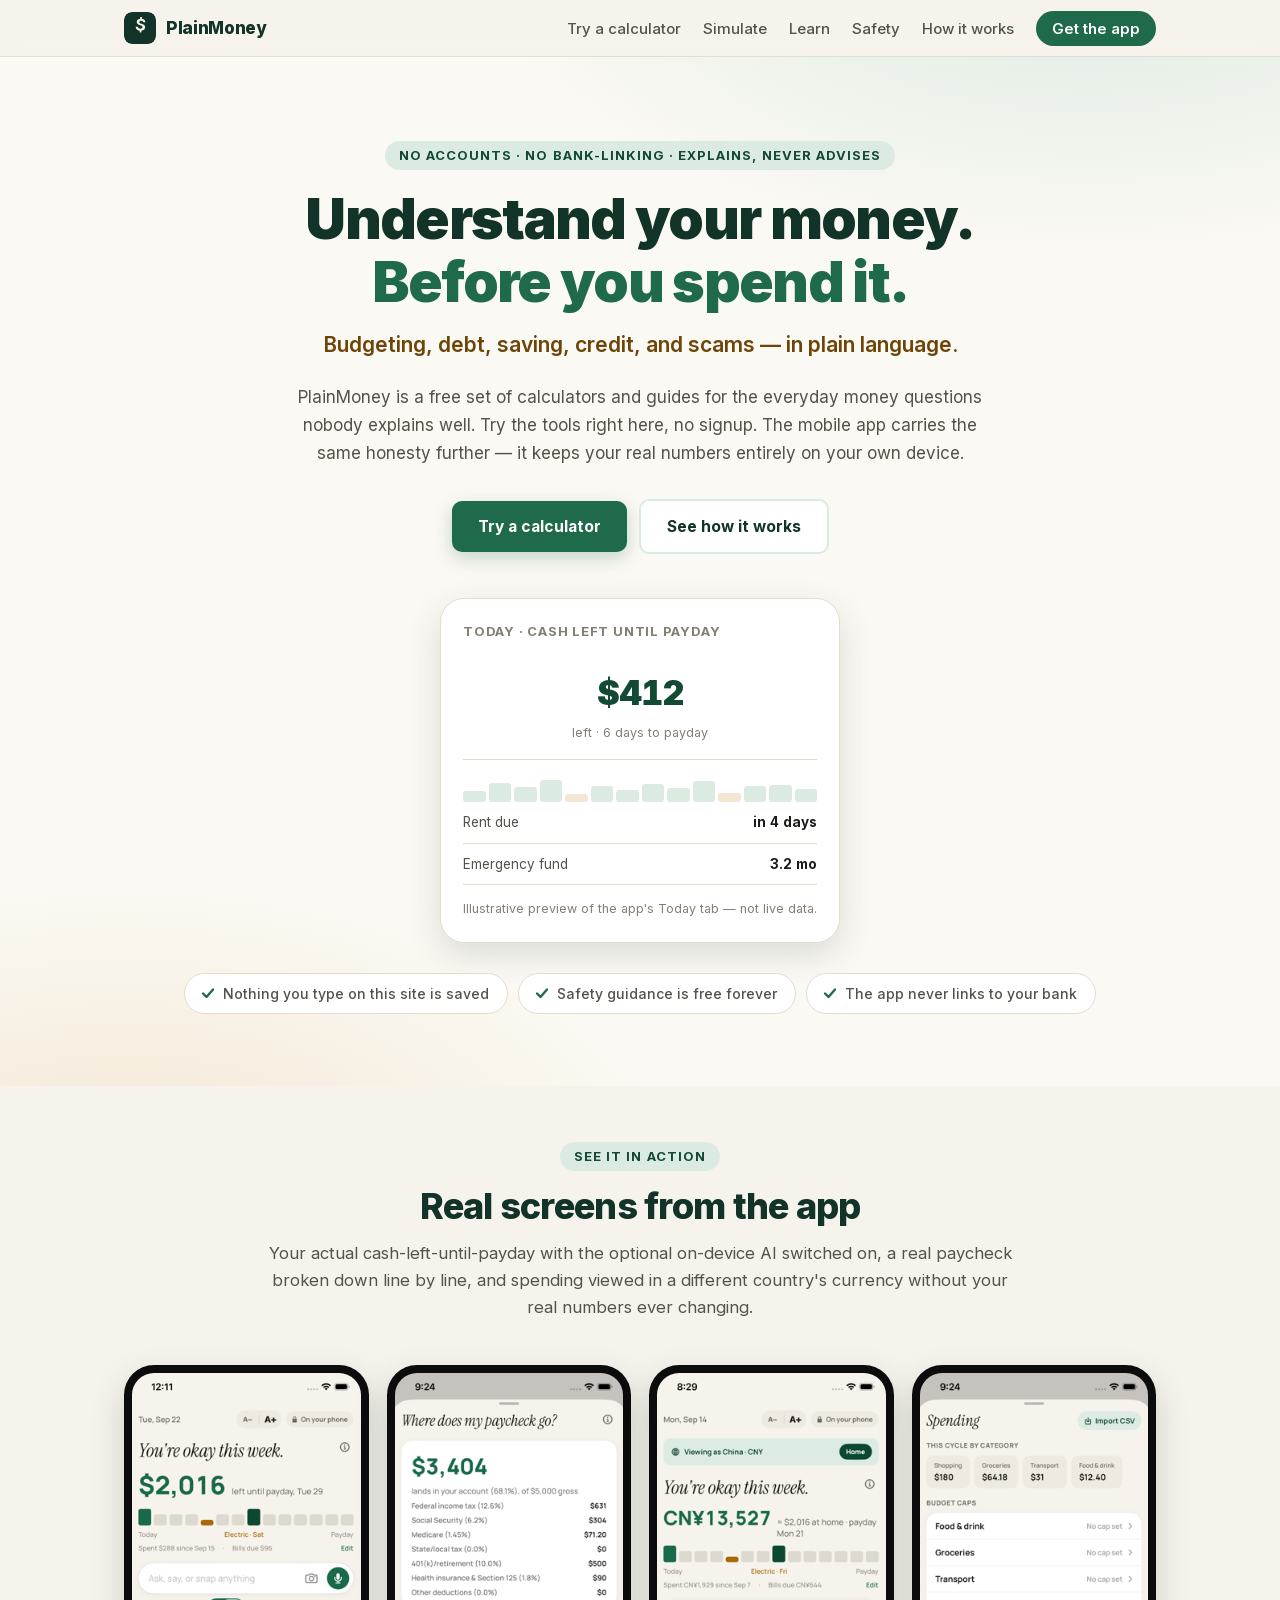
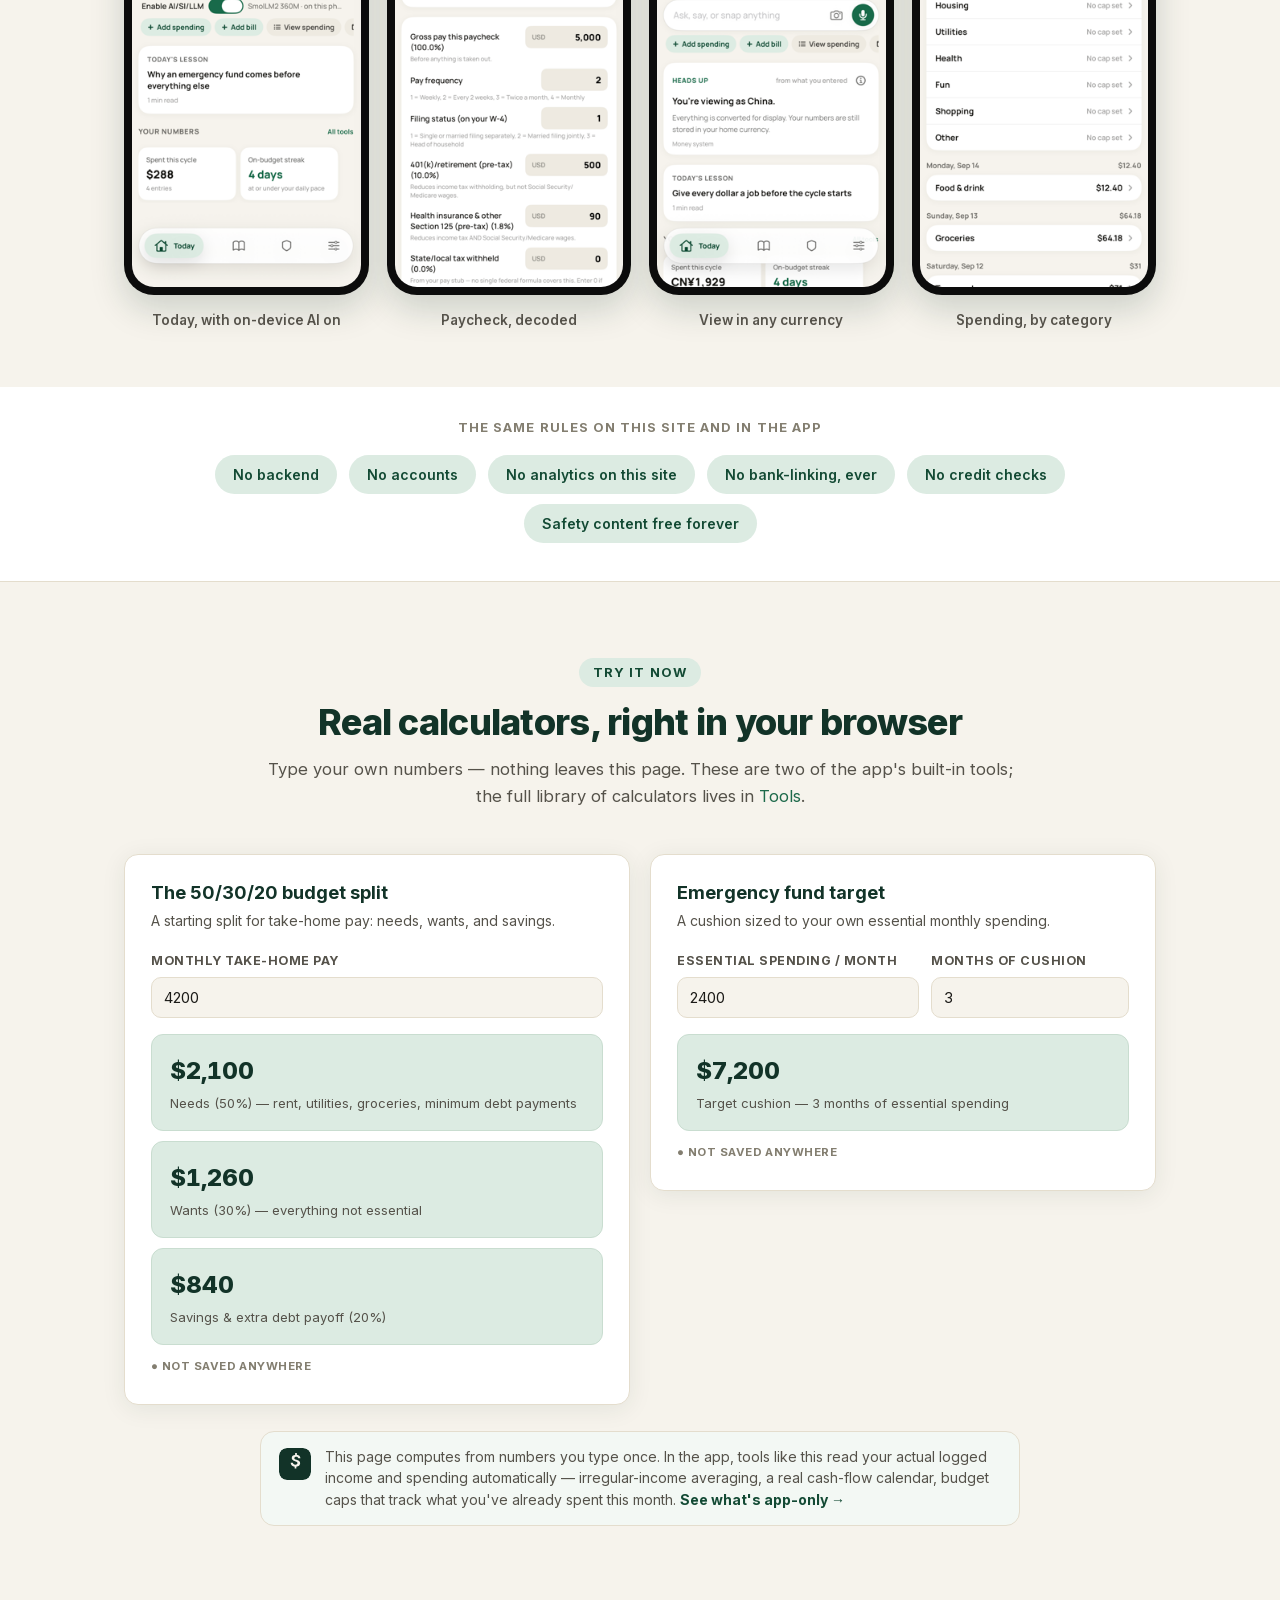
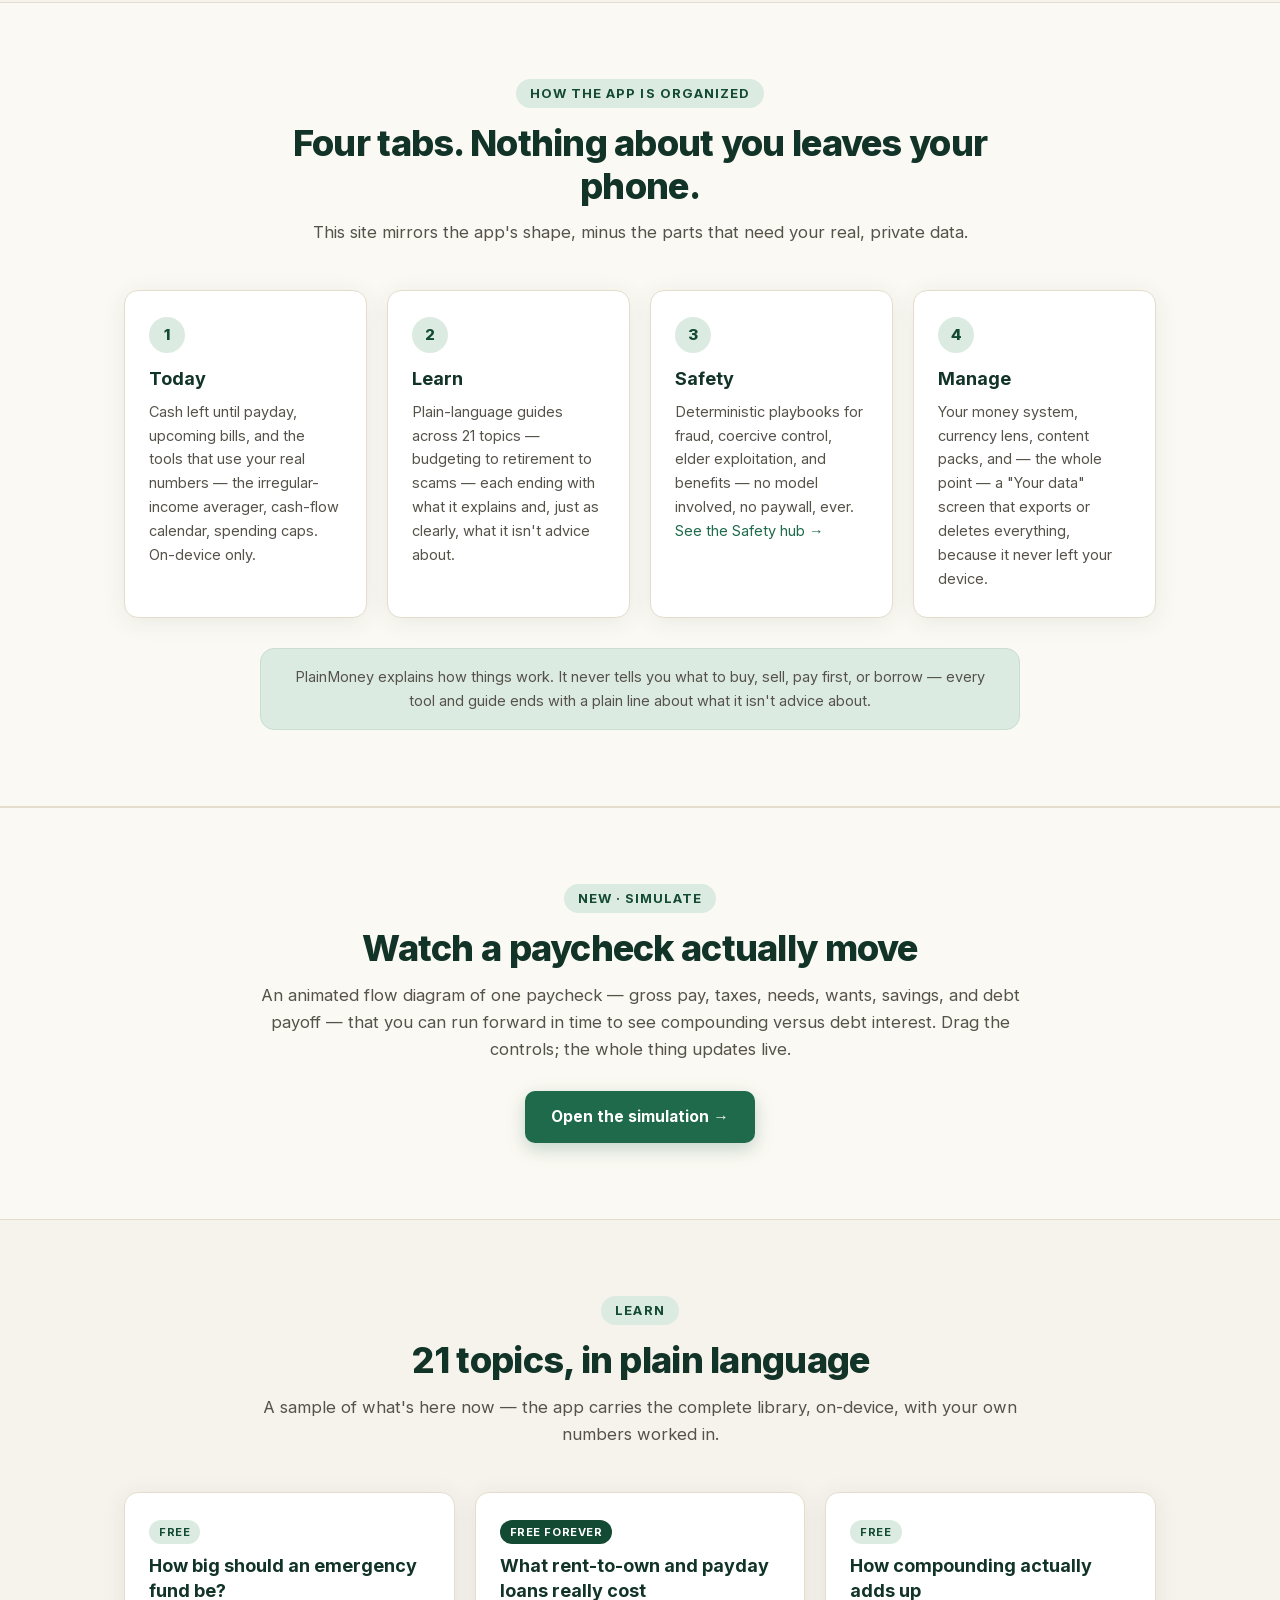
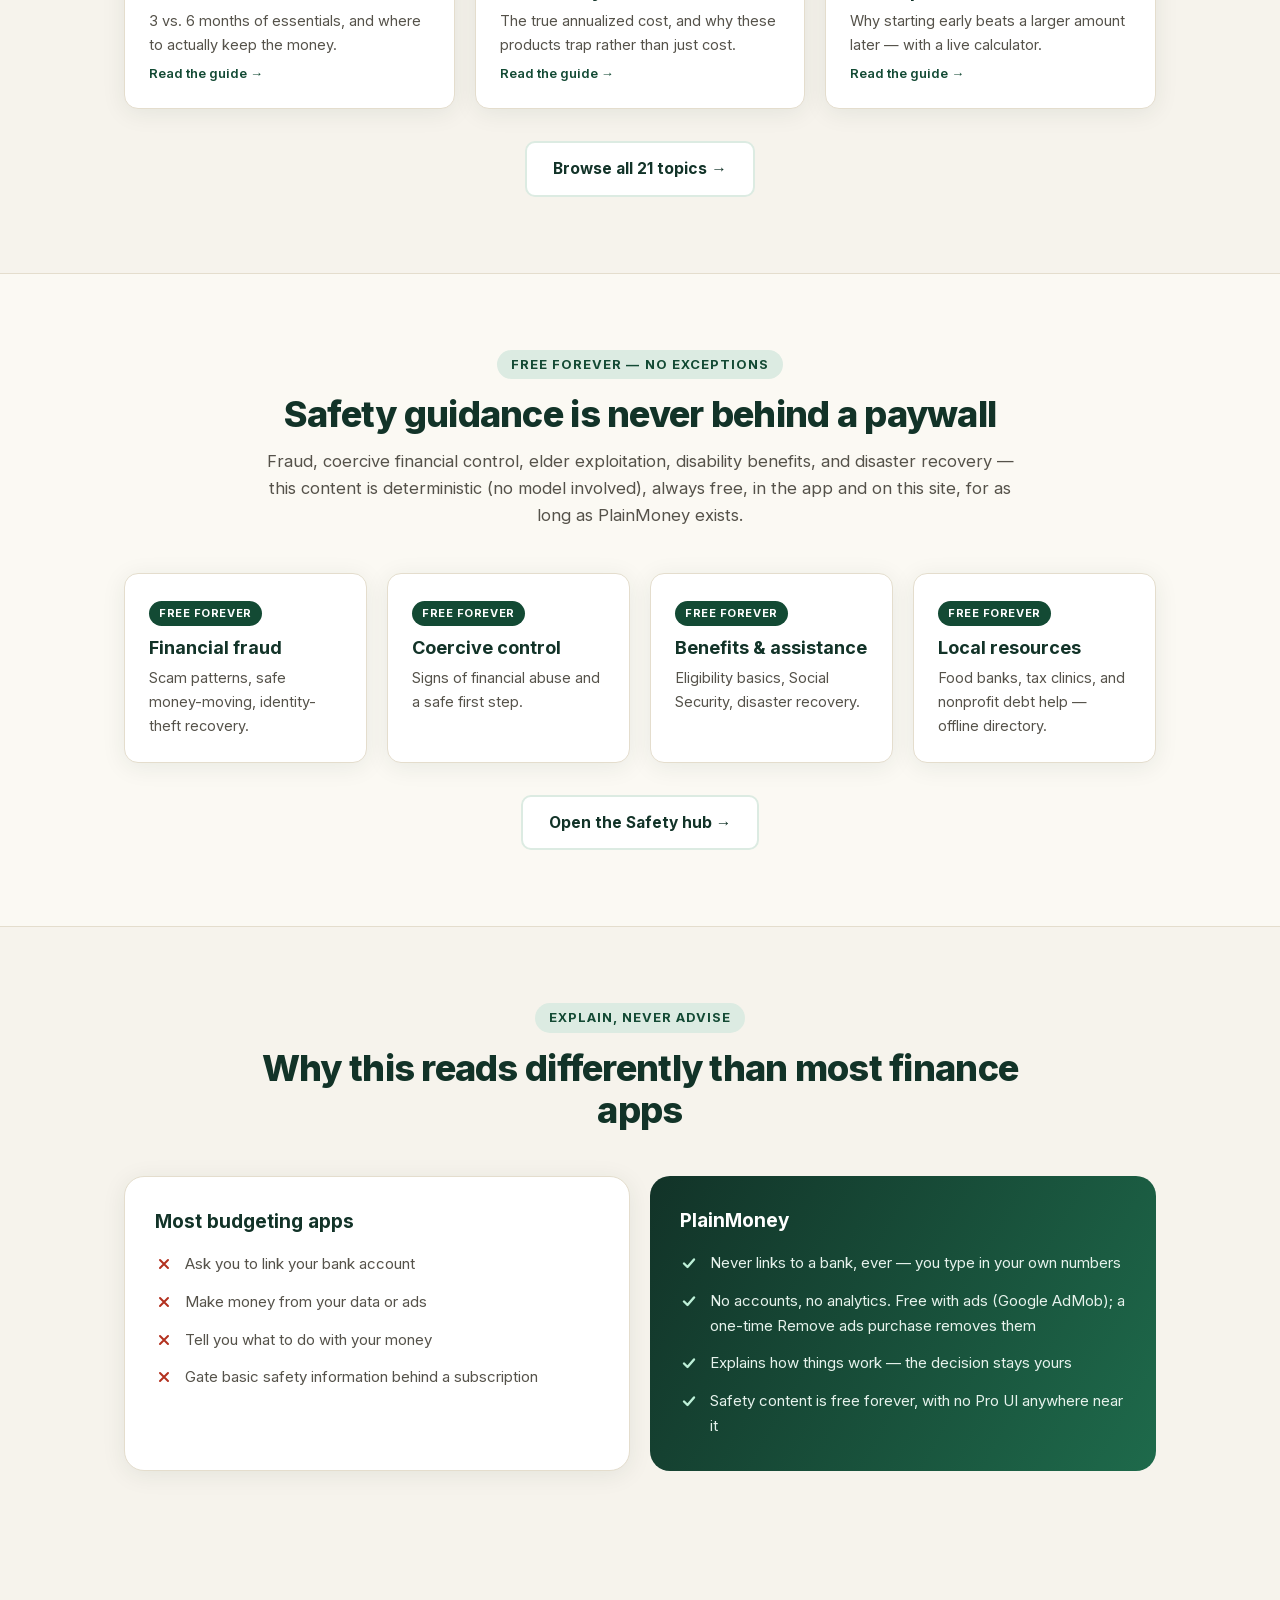
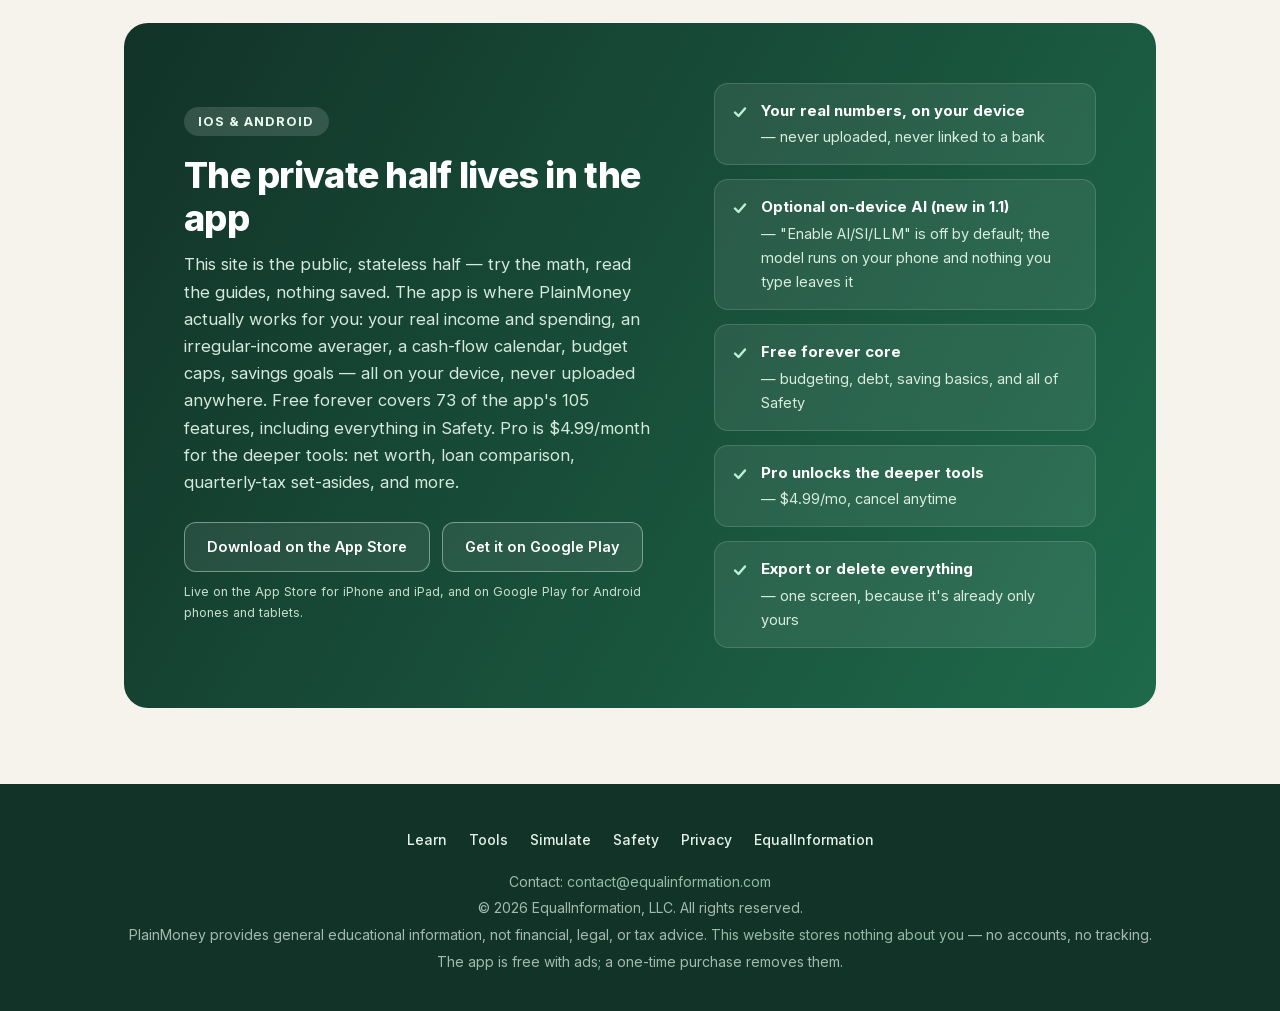
<file: index.html>
<!DOCTYPE html>
<html lang="en">
<head>
<meta charset="UTF-8">
<meta name="viewport" content="width=device-width, initial-scale=1.0">
<title>PlainMoney — Plain-language money help, free forever where it matters</title>
<meta name="description" content="Understand budgeting, debt, saving, credit, and scams in plain language — free calculators and guides, no signup. The full private, on-device app keeps your real numbers off the internet entirely.">
<link rel="canonical" href="https://equalinformation.com/plain-money-personal-finance-site/">
<link rel="icon" type="image/svg+xml" href="assets/img/favicon.svg">
<meta name="theme-color" content="#123328">
<meta property="og:title" content="PlainMoney — Plain-language money help, free forever where it matters">
<meta property="og:description" content="Free calculators and plain-language guides on budgeting, debt, saving, and scams. The app keeps your real numbers private, on your device, forever.">
<meta property="og:type" content="website">
<meta property="og:site_name" content="PlainMoney">
<link rel="stylesheet" href="assets/fonts/inter.css">
<link rel="stylesheet" href="assets/css/style.css">
</head>
<body>

<a class="skip" href="#main">Skip to content</a>

<nav aria-label="Main">
  <div class="nav-inner">
    <a href="./" class="nav-logo">
      <img src="assets/img/favicon.svg" alt="" width="32" height="32">
      <span>PlainMoney</span>
    </a>
    <ul class="nav-links" id="nav-links">
      <li><a href="#tools">Try a calculator</a></li>
      <li><a href="simulate/">Simulate</a></li>
      <li><a href="learn/">Learn</a></li>
      <li><a href="safety/">Safety</a></li>
      <li><a href="#how">How it works</a></li>
      <li><a href="#apps" class="nav-cta">Get the app</a></li>
    </ul>
    <button class="mobile-menu-btn" onclick="document.getElementById('nav-links').classList.toggle('show')" aria-label="Menu">&#9776;</button>
  </div>
</nav>

<main id="main">

<!-- ============ HERO ============ -->
<header class="hero">
  <div class="wrap">
    <p class="kicker">No accounts &middot; No bank-linking &middot; Explains, never advises</p>
    <h1>Understand your money.<br><span class="accent">Before you spend it.</span></h1>
    <p class="tagline">Budgeting, debt, saving, credit, and scams — in plain language.</p>
    <p class="lede">
      PlainMoney is a free set of calculators and guides for the everyday money questions
      nobody explains well. Try the tools right here, no signup. The mobile app carries the
      same honesty further — it keeps your real numbers entirely on your own device.
    </p>
    <div class="cta-row">
      <a class="btn btn-primary" href="#tools">Try a calculator</a>
      <a class="btn btn-ghost" href="#how">See how it works</a>
    </div>

    <div class="phone" aria-hidden="true">
      <div class="phone-top">
        <span class="phone-title">Today &middot; cash left until payday</span>
      </div>
      <div class="phone-hero">
        <div class="amt">$412</div>
        <div class="cap">left &middot; 6 days to payday</div>
      </div>
      <div class="phone-bar">
        <span style="height:40%"></span><span style="height:70%"></span><span style="height:55%"></span>
        <span style="height:80%"></span><span style="height:30%" class="low"></span><span style="height:60%"></span>
        <span style="height:45%"></span><span style="height:65%"></span><span style="height:50%"></span>
        <span style="height:75%"></span><span style="height:35%" class="low"></span><span style="height:58%"></span>
        <span style="height:62%"></span><span style="height:48%"></span>
      </div>
      <div class="phone-row"><span class="tag">Rent due</span><span class="val">in 4 days</span></div>
      <div class="phone-row"><span class="tag">Emergency fund</span><span class="val">3.2 mo</span></div>
      <div class="phone-note">Illustrative preview of the app's Today tab — not live data.</div>
    </div>

    <ul class="hero-points">
      <li>Nothing you type on this site is saved</li>
      <li>Safety guidance is free forever</li>
      <li>The app never links to your bank</li>
    </ul>
  </div>
</header>

<!-- ============ SCREENSHOTS ============ -->
<section class="section" style="padding-top:56px;padding-bottom:56px">
  <div class="wrap">
    <div class="section-head">
      <p class="kicker">See it in action</p>
      <h2>Real screens from the app</h2>
      <p class="section-lede">
        Your actual cash-left-until-payday with the optional on-device AI switched on, a real
        paycheck broken down line by line, and spending viewed in a different country's
        currency without your real numbers ever changing.
      </p>
    </div>
    <ul class="screens-grid">
      <li class="screen-item">
        <div class="screen-frame"><img src="assets/img/screens/today.png" alt="PlainMoney Today tab showing cash left until payday, a 14-day spending bar, and the Enable AI/SI/LLM switch on with an on-device model chosen" loading="lazy"></div>
        <p class="cap">Today, with on-device AI on</p>
      </li>
      <li class="screen-item">
        <div class="screen-frame"><img src="assets/img/screens/paycheck-decoder.png" alt="PlainMoney paycheck decoder tool breaking a gross paycheck into taxes, deductions, and take-home pay" loading="lazy"></div>
        <p class="cap">Paycheck, decoded</p>
      </li>
      <li class="screen-item">
        <div class="screen-frame"><img src="assets/img/screens/currency-lens.png" alt="PlainMoney showing the same balance viewed in Chinese yuan via the currency lens, without changing the stored amount" loading="lazy"></div>
        <p class="cap">View in any currency</p>
      </li>
      <li class="screen-item">
        <div class="screen-frame"><img src="assets/img/screens/spending-caps.png" alt="PlainMoney spending screen with category totals and budget caps" loading="lazy"></div>
        <p class="cap">Spending, by category</p>
      </li>
    </ul>
  </div>
</section>

<!-- ============ PRINCIPLES STRIP ============ -->
<section class="sources" aria-label="Principles">
  <div class="wrap">
    <p class="sources-label">The same rules on this site and in the app</p>
    <ul class="source-chips">
      <li>No backend</li>
      <li>No accounts</li>
      <li>No analytics on this site</li>
      <li>No bank-linking, ever</li>
      <li>No credit checks</li>
      <li>Safety content free forever</li>
    </ul>
  </div>
</section>

<!-- ============ TOOLS ============ -->
<section id="tools" class="section">
  <div class="wrap">
    <div class="section-head">
      <p class="kicker">Try it now</p>
      <h2>Real calculators, right in your browser</h2>
      <p class="section-lede">
        Type your own numbers — nothing leaves this page. These are two of the app's built-in
        tools; the full library of calculators lives in <a href="tools/">Tools</a>.
      </p>
    </div>

    <div class="grid cols-2" style="align-items:start">
      <div class="tool-card" data-tool="503020">
        <h3>The 50/30/20 budget split</h3>
        <p class="tool-desc">A starting split for take-home pay: needs, wants, and savings.</p>
        <div class="tool-row">
          <div class="field">
            <label for="t1-income">Monthly take-home pay</label>
            <input id="t1-income" type="number" min="0" step="50" value="4200" data-in="income">
          </div>
        </div>
        <div data-out></div>
        <p class="tool-not-saved">&#9679; Not saved anywhere</p>
      </div>

      <div class="tool-card" data-tool="emergency-fund">
        <h3>Emergency fund target</h3>
        <p class="tool-desc">A cushion sized to your own essential monthly spending.</p>
        <div class="tool-row" style="grid-template-columns:1fr 1fr">
          <div class="field">
            <label for="t2-essentials">Essential spending / month</label>
            <input id="t2-essentials" type="number" min="0" step="50" value="2400" data-in="essentials">
          </div>
          <div class="field">
            <label for="t2-months">Months of cushion</label>
            <input id="t2-months" type="number" min="1" max="12" step="1" value="3" data-in="months">
          </div>
        </div>
        <div data-out></div>
        <p class="tool-not-saved">&#9679; Not saved anywhere</p>
      </div>
    </div>

    <div class="app-plug">
      <img src="assets/img/favicon.svg" alt="">
      <p>This page computes from numbers you type once. In the app, tools like this read your
      actual logged income and spending automatically — irregular-income averaging, a real
      cash-flow calendar, budget caps that track what you've already spent this month.
      <a href="#apps">See what's app-only &rarr;</a></p>
    </div>
  </div>
</section>

<!-- ============ HOW IT WORKS ============ -->
<section id="how" class="section tint">
  <div class="wrap">
    <div class="section-head">
      <p class="kicker">How the app is organized</p>
      <h2>Four tabs. Nothing about you leaves your phone.</h2>
      <p class="section-lede">This site mirrors the app's shape, minus the parts that need your real, private data.</p>
    </div>
    <ol class="steps">
      <li>
        <span class="step-num">1</span>
        <h3>Today</h3>
        <p>Cash left until payday, upcoming bills, and the tools that use your real numbers —
        the irregular-income averager, cash-flow calendar, spending caps. On-device only.</p>
      </li>
      <li>
        <span class="step-num">2</span>
        <h3>Learn</h3>
        <p>Plain-language guides across 21 topics — budgeting to retirement to scams — each
        ending with what it explains and, just as clearly, what it isn't advice about.</p>
      </li>
      <li>
        <span class="step-num">3</span>
        <h3>Safety</h3>
        <p>Deterministic playbooks for fraud, coercive control, elder exploitation, and benefits
        — no model involved, no paywall, ever. <a href="safety/">See the Safety hub &rarr;</a></p>
      </li>
      <li>
        <span class="step-num">4</span>
        <h3>Manage</h3>
        <p>Your money system, currency lens, content packs, and — the whole point — a "Your
        data" screen that exports or deletes everything, because it never left your device.</p>
      </li>
    </ol>
    <p class="fineprint">
      PlainMoney explains how things work. It never tells you what to buy, sell, pay first, or
      borrow — every tool and guide ends with a plain line about what it isn't advice about.
    </p>
  </div>
</section>

<!-- ============ SIMULATE TEASER ============ -->
<section class="section tint">
  <div class="wrap">
    <div class="section-head">
      <p class="kicker">New &middot; Simulate</p>
      <h2>Watch a paycheck actually move</h2>
      <p class="section-lede">
        An animated flow diagram of one paycheck — gross pay, taxes, needs, wants, savings, and
        debt payoff — that you can run forward in time to see compounding versus debt interest.
        Drag the controls; the whole thing updates live.
      </p>
    </div>
    <div class="cta-row" style="margin-top:28px">
      <a class="btn btn-primary" href="simulate/">Open the simulation &rarr;</a>
    </div>
  </div>
</section>

<!-- ============ LEARN PREVIEW ============ -->
<section id="learn" class="section">
  <div class="wrap">
    <div class="section-head">
      <p class="kicker">Learn</p>
      <h2>21 topics, in plain language</h2>
      <p class="section-lede">A sample of what's here now — the app carries the complete library, on-device, with your own numbers worked in.</p>
    </div>
    <div class="grid cols-3">
      <a class="card card-link hoverable" href="learn/emergency-fund.html">
        <span class="badge badge-free">Free</span>
        <h3 style="margin-top:10px">How big should an emergency fund be?</h3>
        <p>3 vs. 6 months of essentials, and where to actually keep the money.</p>
        <span class="try">Read the guide &rarr;</span>
      </a>
      <a class="card card-link hoverable" href="learn/rent-to-own-and-payday-loans.html">
        <span class="badge badge-forever">Free forever</span>
        <h3 style="margin-top:10px">What rent-to-own and payday loans really cost</h3>
        <p>The true annualized cost, and why these products trap rather than just cost.</p>
        <span class="try">Read the guide &rarr;</span>
      </a>
      <a class="card card-link hoverable" href="learn/compound-interest.html">
        <span class="badge badge-free">Free</span>
        <h3 style="margin-top:10px">How compounding actually adds up</h3>
        <p>Why starting early beats a larger amount later — with a live calculator.</p>
        <span class="try">Read the guide &rarr;</span>
      </a>
    </div>
    <div class="cta-row" style="margin-top:32px">
      <a class="btn btn-ghost" href="learn/">Browse all 21 topics &rarr;</a>
    </div>
  </div>
</section>

<!-- ============ SAFETY (never gated, no plug nearby) ============ -->
<section class="section tint">
  <div class="wrap">
    <div class="section-head">
      <p class="kicker">Free forever &mdash; no exceptions</p>
      <h2>Safety guidance is never behind a paywall</h2>
      <p class="section-lede">
        Fraud, coercive financial control, elder exploitation, disability benefits, and disaster
        recovery — this content is deterministic (no model involved), always free, in the app
        and on this site, for as long as PlainMoney exists.
      </p>
    </div>
    <div class="grid cols-4">
      <div class="card"><span class="badge badge-forever">Free forever</span><h3 style="margin-top:10px">Financial fraud</h3><p>Scam patterns, safe money-moving, identity-theft recovery.</p></div>
      <div class="card"><span class="badge badge-forever">Free forever</span><h3 style="margin-top:10px">Coercive control</h3><p>Signs of financial abuse and a safe first step.</p></div>
      <div class="card"><span class="badge badge-forever">Free forever</span><h3 style="margin-top:10px">Benefits & assistance</h3><p>Eligibility basics, Social Security, disaster recovery.</p></div>
      <div class="card"><span class="badge badge-forever">Free forever</span><h3 style="margin-top:10px">Local resources</h3><p>Food banks, tax clinics, and nonprofit debt help — offline directory.</p></div>
    </div>
    <div class="cta-row" style="margin-top:32px">
      <a class="btn btn-ghost" href="safety/">Open the Safety hub &rarr;</a>
    </div>
  </div>
</section>

<!-- ============ EVIDENCE / VERSUS ============ -->
<section class="section">
  <div class="wrap">
    <div class="section-head">
      <p class="kicker">Explain, never advise</p>
      <h2>Why this reads differently than most finance apps</h2>
    </div>
    <div class="versus">
      <div class="v-col v-them">
        <h3>Most budgeting apps</h3>
        <ul>
          <li>Ask you to link your bank account</li>
          <li>Make money from your data or ads</li>
          <li>Tell you what to do with your money</li>
          <li>Gate basic safety information behind a subscription</li>
        </ul>
      </div>
      <div class="v-col v-us">
        <h3>PlainMoney</h3>
        <ul>
          <li>Never links to a bank, ever — you type in your own numbers</li>
          <li>No accounts, no analytics. Free with ads (Google AdMob); a one-time Remove ads purchase removes them</li>
          <li>Explains how things work — the decision stays yours</li>
          <li>Safety content is free forever, with no Pro UI anywhere near it</li>
        </ul>
      </div>
    </div>
  </div>
</section>

<!-- ============ APPS CTA ============ -->
<section id="apps" class="section apps-band">
  <div class="wrap apps-grid">
    <div>
      <p class="kicker" style="background:rgba(255,255,255,.14);color:#eafaf1">iOS &amp; Android</p>
      <h2>The private half lives in the app</h2>
      <p class="section-lede lede-light">
        This site is the public, stateless half — try the math, read the guides, nothing saved.
        The app is where PlainMoney actually works for you: your real income and spending,
        an irregular-income averager, a cash-flow calendar, budget caps, savings goals — all on
        your device, never uploaded anywhere. Free forever covers 73 of the app's 105 features,
        including everything in Safety. Pro is $4.99/month for the deeper tools:
        net worth, loan comparison, quarterly-tax set-asides, and more.
      </p>
      <div class="cta-row">
        <a class="store-pill" href="https://apps.apple.com/us/app/plainmoney-personal-finance/id6812015595" target="_blank" rel="noopener">Download on the App Store</a>
        <a class="store-pill" href="https://play.google.com/store/apps/details?id=com.equalinformation.plainmoney.app" target="_blank" rel="noopener">Get it on Google Play</a>
      </div>
      <p class="tool-note" style="color:#c7ddcf;margin-top:10px">Live on the App Store for iPhone and iPad, and on Google Play for Android phones and tablets.</p>
    </div>
    <ul class="apps-points">
      <li><strong>Your real numbers, on your device</strong> — never uploaded, never linked to a bank</li>
      <li><strong>Optional on-device AI (new in 1.1)</strong> — "Enable AI/SI/LLM" is off by default; the model runs on your phone and nothing you type leaves it</li>
      <li><strong>Free forever core</strong> — budgeting, debt, saving basics, and all of Safety</li>
      <li><strong>Pro unlocks the deeper tools</strong> — $4.99/mo, cancel anytime</li>
      <li><strong>Export or delete everything</strong> — one screen, because it's already only yours</li>
    </ul>
  </div>
</section>

</main>

<footer>
  <div class="wrap footer-inner">
    <ul class="footer-links">
      <li><a href="learn/">Learn</a></li>
      <li><a href="tools/">Tools</a></li>
      <li><a href="simulate/">Simulate</a></li>
      <li><a href="safety/">Safety</a></li>
      <li><a href="privacy.html">Privacy</a></li>
      <li><a href="https://equalinformation.com" target="_blank" rel="noopener">EqualInformation</a></li>
    </ul>
    <p class="footer-copy">
      Contact: <a href="mailto:contact@equalinformation.com">contact@equalinformation.com</a><br>
      &copy; 2026 EqualInformation, LLC. All rights reserved.<br>
      PlainMoney provides general educational information, not financial, legal, or tax advice.
      <a href="privacy.html">This website stores nothing about you</a> — no accounts, no tracking. The app is free with ads; a one-time purchase removes them.
    </p>
  </div>
</footer>

<script>
  if (!matchMedia('(prefers-reduced-motion: reduce)').matches && 'IntersectionObserver' in window) {
    var io = new IntersectionObserver(function (entries) {
      entries.forEach(function (e) { if (e.isIntersecting) { e.target.classList.add('in'); io.unobserve(e.target); } });
    }, { threshold: 0.12 });
    document.querySelectorAll('.section .wrap').forEach(function (el) { el.classList.add('reveal'); io.observe(el); });
  }
  document.querySelectorAll('.nav-links a').forEach(function (a) {
    a.addEventListener('click', function () { document.getElementById('nav-links').classList.remove('show'); });
  });
</script>
<script src="assets/js/tools.js"></script>

</body>
</html>
</file>
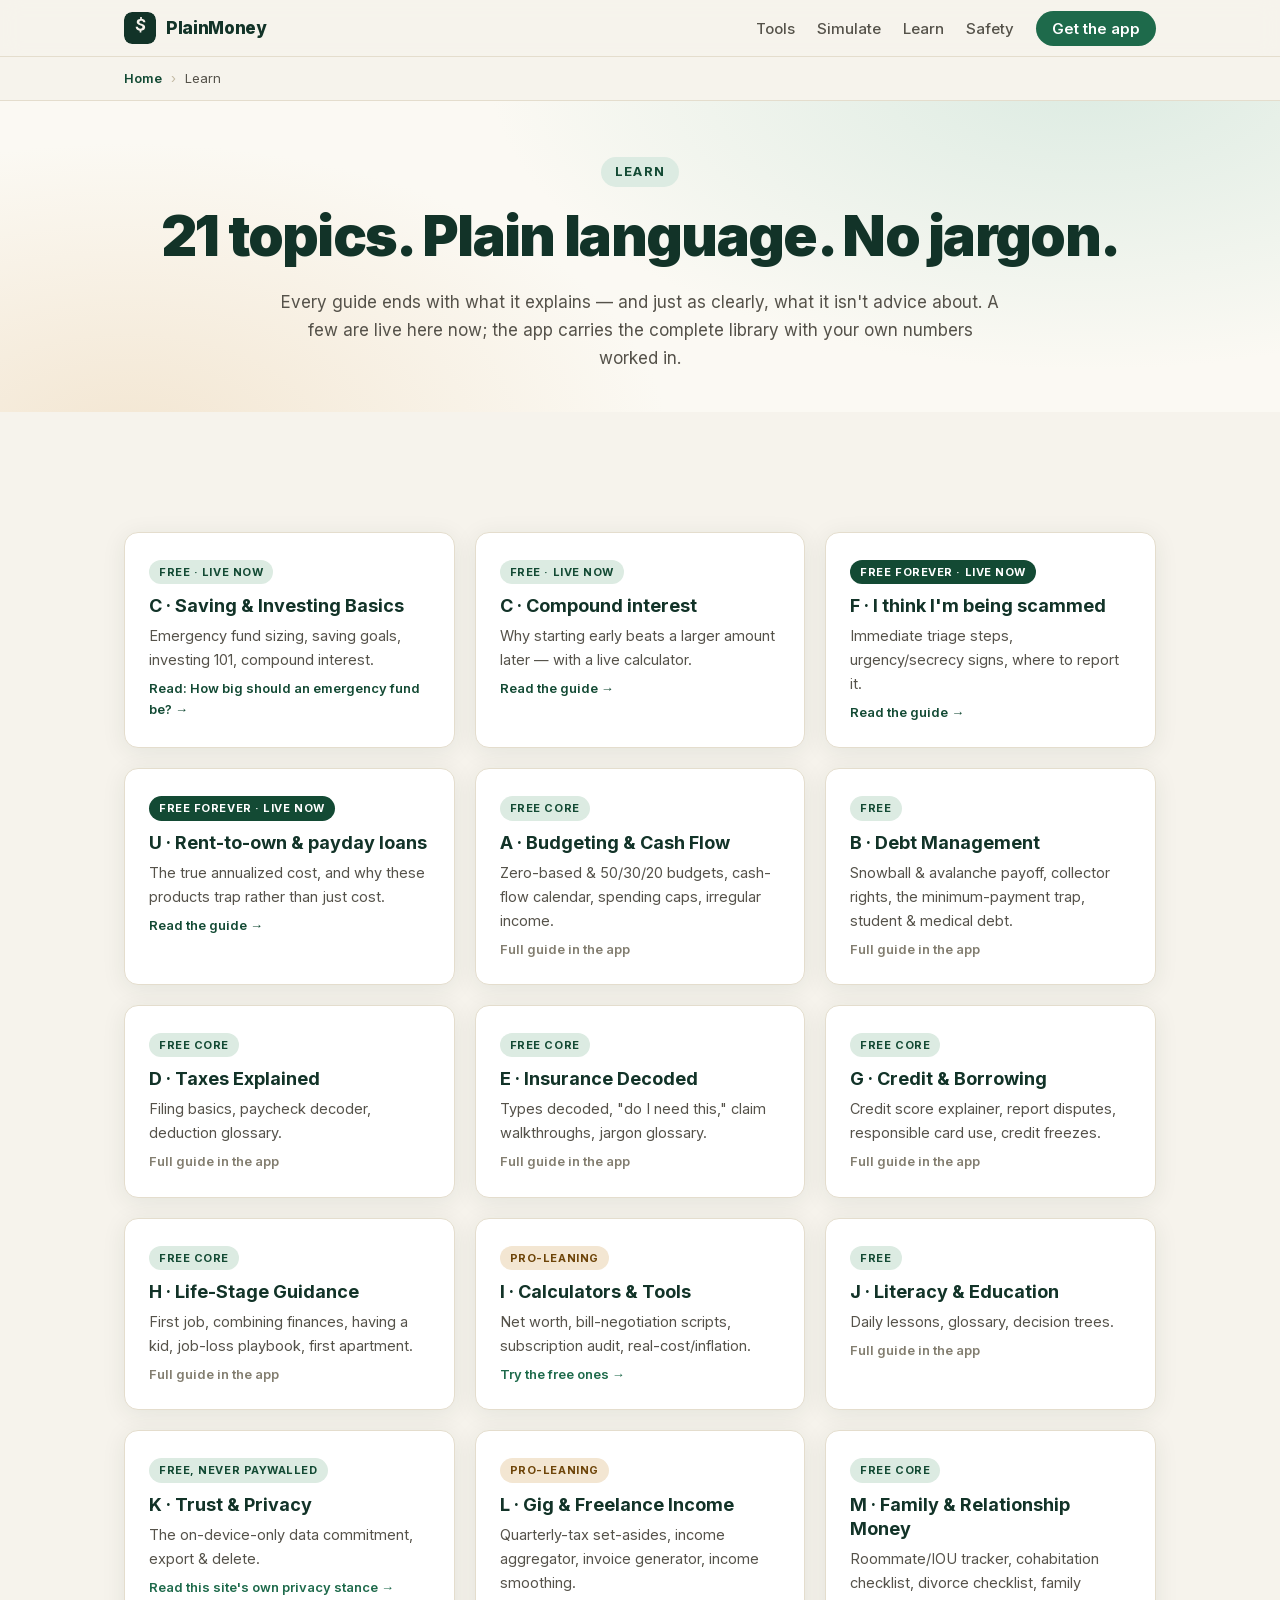
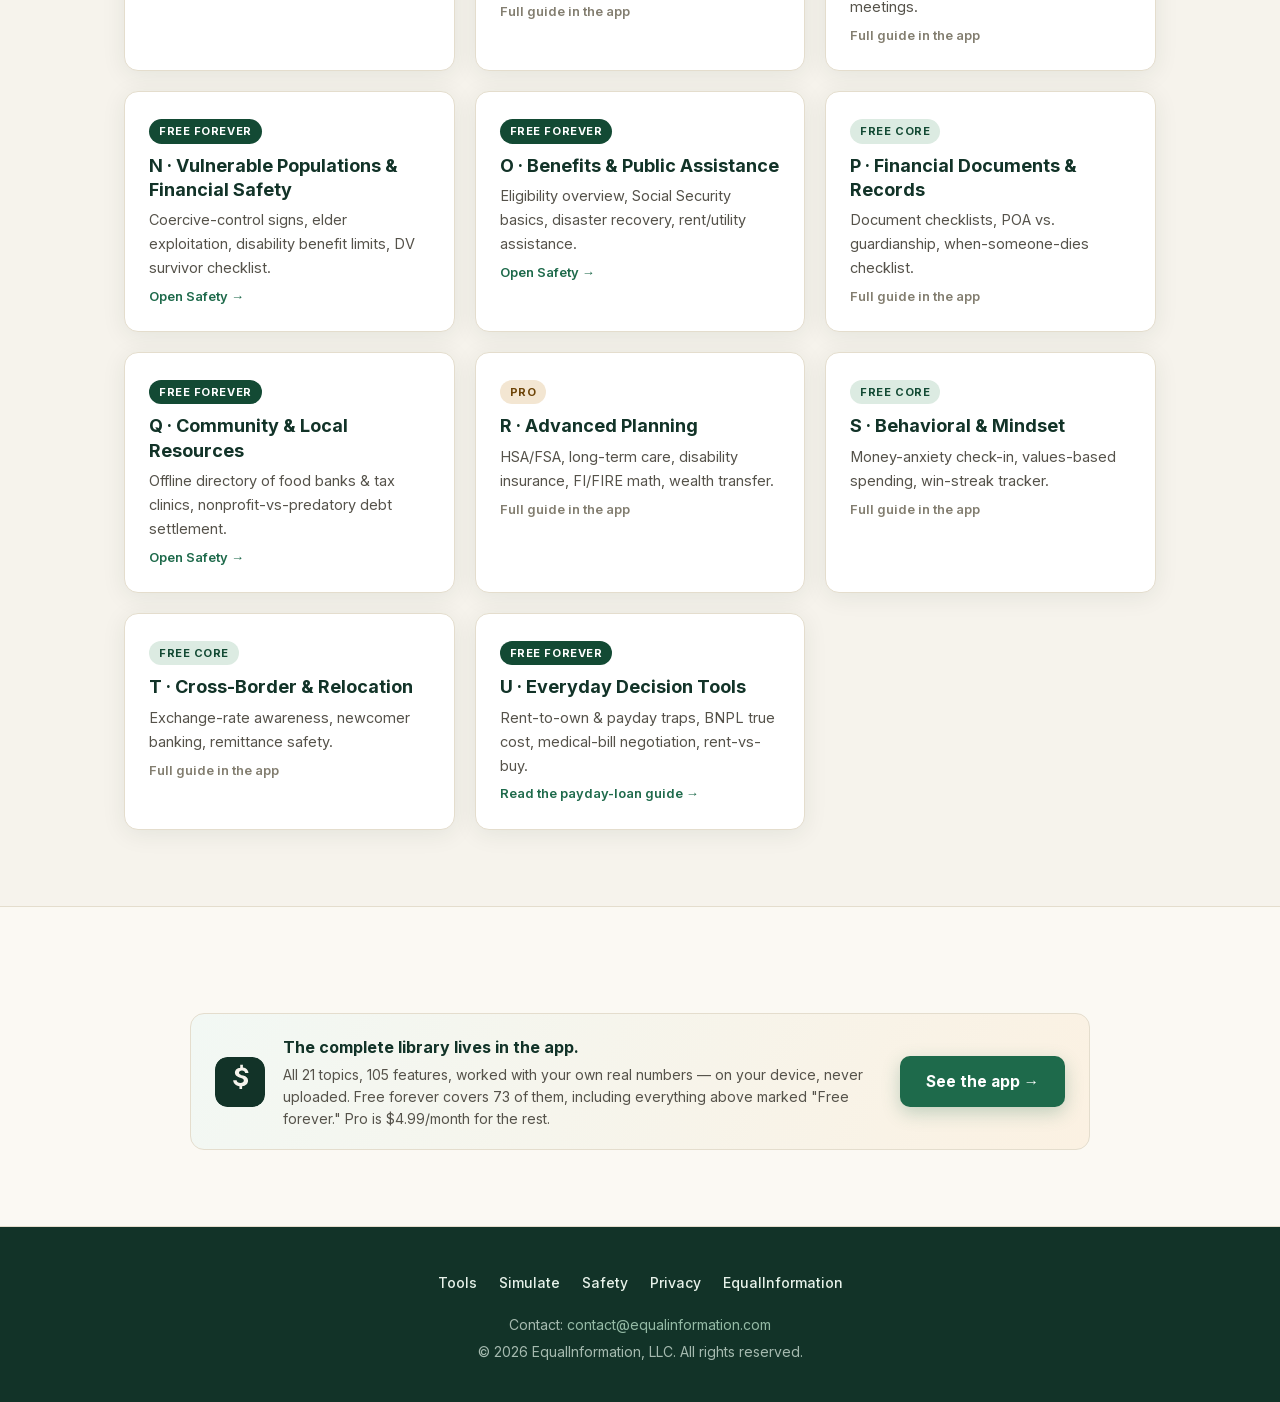
<file: learn/index.html>
<!DOCTYPE html>
<html lang="en">
<head>
<meta charset="UTF-8">
<meta name="viewport" content="width=device-width, initial-scale=1.0">
<title>Learn — PlainMoney</title>
<meta name="description" content="21 plain-language money topics: budgeting, debt, saving, credit, taxes, insurance, scams, and more. Free calculators and guides, no signup.">
<link rel="canonical" href="https://equalinformation.com/plain-money-personal-finance-site/learn/">
<link rel="icon" type="image/svg+xml" href="../assets/img/favicon.svg">
<meta name="theme-color" content="#123328">
<link rel="stylesheet" href="../assets/fonts/inter.css">
<link rel="stylesheet" href="../assets/css/style.css">
</head>
<body>

<nav aria-label="Main">
  <div class="nav-inner">
    <a href="../" class="nav-logo"><img src="../assets/img/favicon.svg" alt="" width="32" height="32"><span>PlainMoney</span></a>
    <ul class="nav-links" id="nav-links">
      <li><a href="../tools/">Tools</a></li>
      <li><a href="../simulate/">Simulate</a></li>
      <li><a href="./">Learn</a></li>
      <li><a href="../safety/">Safety</a></li>
      <li><a href="../#apps" class="nav-cta">Get the app</a></li>
    </ul>
    <button class="mobile-menu-btn" onclick="document.getElementById('nav-links').classList.toggle('show')" aria-label="Menu">&#9776;</button>
  </div>
</nav>
<div class="crumbs"><div class="wrap"><a href="../">Home</a><span class="sep">&rsaquo;</span><span class="current">Learn</span></div></div>

<main>

<header class="hero hero-sub">
  <div class="wrap">
    <p class="kicker">Learn</p>
    <h1>21 topics. Plain language. No jargon.</h1>
    <p class="lede">Every guide ends with what it explains — and just as clearly, what it isn't advice about. A few are live here now; the app carries the complete library with your own numbers worked in.</p>
  </div>
</header>

<section class="section">
  <div class="wrap">
    <div class="grid cols-3" id="module-grid">

      <a class="card card-link hoverable" href="emergency-fund.html">
        <span class="badge badge-free">Free &middot; live now</span>
        <h3 style="margin-top:10px">C &middot; Saving &amp; Investing Basics</h3>
        <p>Emergency fund sizing, saving goals, investing 101, compound interest.</p>
        <span class="try">Read: How big should an emergency fund be? &rarr;</span>
      </a>

      <a class="card card-link hoverable" href="compound-interest.html">
        <span class="badge badge-free">Free &middot; live now</span>
        <h3 style="margin-top:10px">C &middot; Compound interest</h3>
        <p>Why starting early beats a larger amount later — with a live calculator.</p>
        <span class="try">Read the guide &rarr;</span>
      </a>

      <a class="card card-link hoverable" href="being-scammed.html">
        <span class="badge badge-forever">Free forever &middot; live now</span>
        <h3 style="margin-top:10px">F &middot; I think I'm being scammed</h3>
        <p>Immediate triage steps, urgency/secrecy signs, where to report it.</p>
        <span class="try">Read the guide &rarr;</span>
      </a>

      <a class="card card-link hoverable" href="rent-to-own-and-payday-loans.html">
        <span class="badge badge-forever">Free forever &middot; live now</span>
        <h3 style="margin-top:10px">U &middot; Rent-to-own &amp; payday loans</h3>
        <p>The true annualized cost, and why these products trap rather than just cost.</p>
        <span class="try">Read the guide &rarr;</span>
      </a>

      <div class="card"><span class="badge badge-free">Free core</span><h3 style="margin-top:10px">A &middot; Budgeting &amp; Cash Flow</h3><p>Zero-based &amp; 50/30/20 budgets, cash-flow calendar, spending caps, irregular income.</p><span class="try" style="color:var(--ink-faint)">Full guide in the app</span></div>
      <div class="card"><span class="badge badge-free">Free</span><h3 style="margin-top:10px">B &middot; Debt Management</h3><p>Snowball &amp; avalanche payoff, collector rights, the minimum-payment trap, student &amp; medical debt.</p><span class="try" style="color:var(--ink-faint)">Full guide in the app</span></div>
      <div class="card"><span class="badge badge-free">Free core</span><h3 style="margin-top:10px">D &middot; Taxes Explained</h3><p>Filing basics, paycheck decoder, deduction glossary.</p><span class="try" style="color:var(--ink-faint)">Full guide in the app</span></div>
      <div class="card"><span class="badge badge-free">Free core</span><h3 style="margin-top:10px">E &middot; Insurance Decoded</h3><p>Types decoded, "do I need this," claim walkthroughs, jargon glossary.</p><span class="try" style="color:var(--ink-faint)">Full guide in the app</span></div>
      <div class="card"><span class="badge badge-free">Free core</span><h3 style="margin-top:10px">G &middot; Credit &amp; Borrowing</h3><p>Credit score explainer, report disputes, responsible card use, credit freezes.</p><span class="try" style="color:var(--ink-faint)">Full guide in the app</span></div>
      <div class="card"><span class="badge badge-free">Free core</span><h3 style="margin-top:10px">H &middot; Life-Stage Guidance</h3><p>First job, combining finances, having a kid, job-loss playbook, first apartment.</p><span class="try" style="color:var(--ink-faint)">Full guide in the app</span></div>
      <div class="card"><span class="badge badge-pro">Pro-leaning</span><h3 style="margin-top:10px">I &middot; Calculators &amp; Tools</h3><p>Net worth, bill-negotiation scripts, subscription audit, real-cost/inflation.</p><span class="try"><a href="../tools/">Try the free ones &rarr;</a></span></div>
      <div class="card"><span class="badge badge-free">Free</span><h3 style="margin-top:10px">J &middot; Literacy &amp; Education</h3><p>Daily lessons, glossary, decision trees.</p><span class="try" style="color:var(--ink-faint)">Full guide in the app</span></div>
      <div class="card"><span class="badge badge-free">Free, never paywalled</span><h3 style="margin-top:10px">K &middot; Trust &amp; Privacy</h3><p>The on-device-only data commitment, export &amp; delete.</p><span class="try"><a href="../privacy.html">Read this site's own privacy stance &rarr;</a></span></div>
      <div class="card"><span class="badge badge-pro">Pro-leaning</span><h3 style="margin-top:10px">L &middot; Gig &amp; Freelance Income</h3><p>Quarterly-tax set-asides, income aggregator, invoice generator, income smoothing.</p><span class="try" style="color:var(--ink-faint)">Full guide in the app</span></div>
      <div class="card"><span class="badge badge-free">Free core</span><h3 style="margin-top:10px">M &middot; Family &amp; Relationship Money</h3><p>Roommate/IOU tracker, cohabitation checklist, divorce checklist, family meetings.</p><span class="try" style="color:var(--ink-faint)">Full guide in the app</span></div>
      <div class="card"><span class="badge badge-forever">Free forever</span><h3 style="margin-top:10px">N &middot; Vulnerable Populations &amp; Financial Safety</h3><p>Coercive-control signs, elder exploitation, disability benefit limits, DV survivor checklist.</p><span class="try"><a href="../safety/">Open Safety &rarr;</a></span></div>
      <div class="card"><span class="badge badge-forever">Free forever</span><h3 style="margin-top:10px">O &middot; Benefits &amp; Public Assistance</h3><p>Eligibility overview, Social Security basics, disaster recovery, rent/utility assistance.</p><span class="try"><a href="../safety/">Open Safety &rarr;</a></span></div>
      <div class="card"><span class="badge badge-free">Free core</span><h3 style="margin-top:10px">P &middot; Financial Documents &amp; Records</h3><p>Document checklists, POA vs. guardianship, when-someone-dies checklist.</p><span class="try" style="color:var(--ink-faint)">Full guide in the app</span></div>
      <div class="card"><span class="badge badge-forever">Free forever</span><h3 style="margin-top:10px">Q &middot; Community &amp; Local Resources</h3><p>Offline directory of food banks &amp; tax clinics, nonprofit-vs-predatory debt settlement.</p><span class="try"><a href="../safety/">Open Safety &rarr;</a></span></div>
      <div class="card"><span class="badge badge-pro">Pro</span><h3 style="margin-top:10px">R &middot; Advanced Planning</h3><p>HSA/FSA, long-term care, disability insurance, FI/FIRE math, wealth transfer.</p><span class="try" style="color:var(--ink-faint)">Full guide in the app</span></div>
      <div class="card"><span class="badge badge-free">Free core</span><h3 style="margin-top:10px">S &middot; Behavioral &amp; Mindset</h3><p>Money-anxiety check-in, values-based spending, win-streak tracker.</p><span class="try" style="color:var(--ink-faint)">Full guide in the app</span></div>
      <div class="card"><span class="badge badge-free">Free core</span><h3 style="margin-top:10px">T &middot; Cross-Border &amp; Relocation</h3><p>Exchange-rate awareness, newcomer banking, remittance safety.</p><span class="try" style="color:var(--ink-faint)">Full guide in the app</span></div>
      <div class="card"><span class="badge badge-forever">Free forever</span><h3 style="margin-top:10px">U &middot; Everyday Decision Tools</h3><p>Rent-to-own &amp; payday traps, BNPL true cost, medical-bill negotiation, rent-vs-buy.</p><span class="try"><a href="rent-to-own-and-payday-loans.html">Read the payday-loan guide &rarr;</a></span></div>

    </div>
  </div>
</section>

<section class="section tint">
  <div class="wrap">
    <div class="iap-plug">
      <img class="iap-icon" src="../assets/img/favicon.svg" alt="">
      <div class="iap-copy">
        <strong>The complete library lives in the app.</strong>
        <p>All 21 topics, 105 features, worked with your own real numbers — on your device, never uploaded. Free forever covers 73 of them, including everything above marked "Free forever." Pro is $4.99/month for the rest.</p>
      </div>
      <div class="iap-cta"><a class="btn btn-primary" href="../#apps">See the app &rarr;</a></div>
    </div>
  </div>
</section>

</main>

<footer>
  <div class="wrap footer-inner">
    <ul class="footer-links">
      <li><a href="../tools/">Tools</a></li>
      <li><a href="../simulate/">Simulate</a></li>
      <li><a href="../safety/">Safety</a></li>
      <li><a href="../privacy.html">Privacy</a></li>
      <li><a href="https://equalinformation.com" target="_blank" rel="noopener">EqualInformation</a></li>
    </ul>
    <p class="footer-copy">Contact: <a href="mailto:contact@equalinformation.com">contact@equalinformation.com</a><br>&copy; 2026 EqualInformation, LLC. All rights reserved.</p>
  </div>
</footer>

<script>
  document.querySelectorAll('.nav-links a').forEach(function (a) {
    a.addEventListener('click', function () { document.getElementById('nav-links').classList.remove('show'); });
  });
</script>
</body>
</html>
</file>
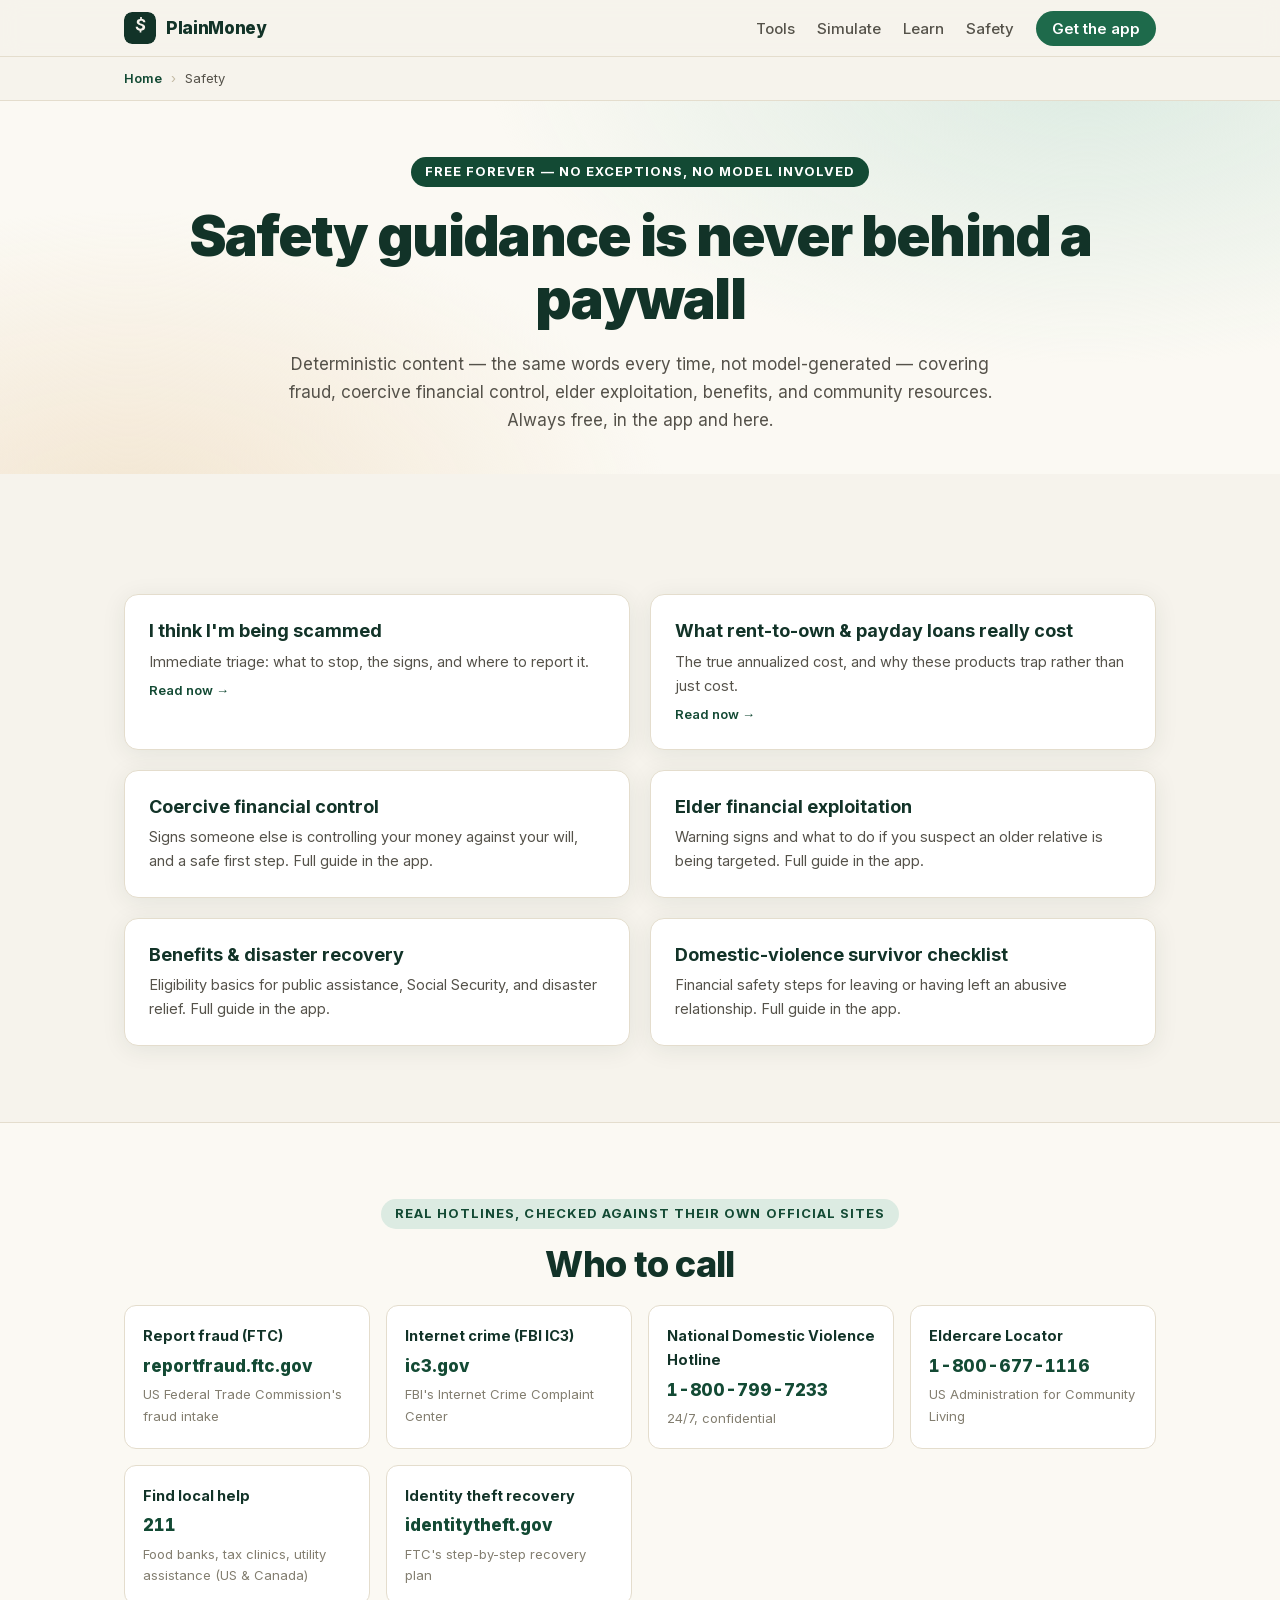
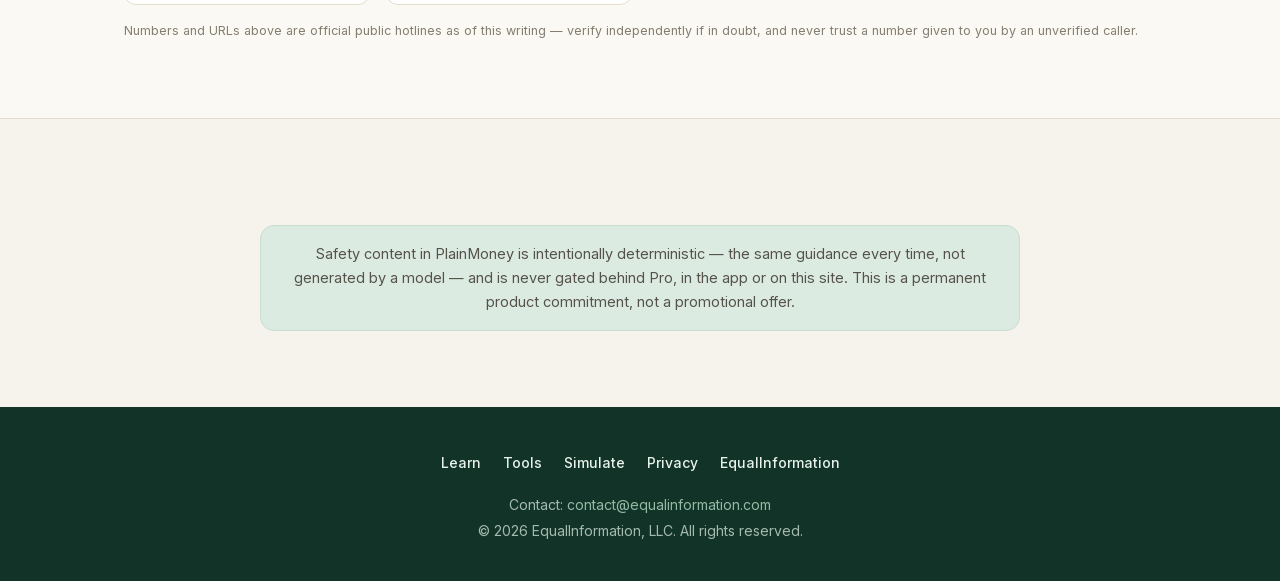
<file: safety/index.html>
<!DOCTYPE html>
<html lang="en">
<head>
<meta charset="UTF-8">
<meta name="viewport" content="width=device-width, initial-scale=1.0">
<title>Safety — PlainMoney</title>
<meta name="description" content="Free forever, deterministic financial safety guidance: fraud, coercive control, elder exploitation, benefits, and disaster recovery. No account, no paywall, no model involved.">
<link rel="canonical" href="https://equalinformation.com/plain-money-personal-finance-site/safety/">
<link rel="icon" type="image/svg+xml" href="../assets/img/favicon.svg">
<meta name="theme-color" content="#123328">
<link rel="stylesheet" href="../assets/fonts/inter.css">
<link rel="stylesheet" href="../assets/css/style.css">
<style>.res-grid{display:grid;grid-template-columns:repeat(auto-fit,minmax(220px,1fr));gap:16px;margin-top:20px}
.res-card{background:var(--card);border:1px solid var(--line);border-radius:12px;padding:18px}
.res-card .who{font-weight:700;color:var(--green-900);font-size:14.5px}
.res-card .num{font-size:17px;font-weight:800;color:var(--green-700);margin-top:4px;font-variant-numeric:tabular-nums}
.res-card .what{font-size:13px;color:var(--ink-faint);margin-top:4px}
</style>
</head>
<body>

<nav aria-label="Main">
  <div class="nav-inner">
    <a href="../" class="nav-logo"><img src="../assets/img/favicon.svg" alt="" width="32" height="32"><span>PlainMoney</span></a>
    <ul class="nav-links" id="nav-links">
      <li><a href="../tools/">Tools</a></li>
      <li><a href="../simulate/">Simulate</a></li>
      <li><a href="../learn/">Learn</a></li>
      <li><a href="./">Safety</a></li>
      <li><a href="../#apps" class="nav-cta">Get the app</a></li>
    </ul>
    <button class="mobile-menu-btn" onclick="document.getElementById('nav-links').classList.toggle('show')" aria-label="Menu">&#9776;</button>
  </div>
</nav>
<div class="crumbs"><div class="wrap"><a href="../">Home</a><span class="sep">&rsaquo;</span><span class="current">Safety</span></div></div>

<main>
<header class="hero hero-sub">
  <div class="wrap">
    <p class="kicker" style="background:var(--green-700);color:#fff">Free forever &mdash; no exceptions, no model involved</p>
    <h1>Safety guidance is never behind a paywall</h1>
    <p class="lede">Deterministic content — the same words every time, not model-generated — covering fraud, coercive financial control, elder exploitation, benefits, and community resources. Always free, in the app and here.</p>
  </div>
</header>

<section class="section">
  <div class="wrap">
    <div class="grid cols-2">
      <a class="card card-link hoverable" href="../learn/being-scammed.html">
        <h3>I think I'm being scammed</h3>
        <p>Immediate triage: what to stop, the signs, and where to report it.</p>
        <span class="try">Read now &rarr;</span>
      </a>
      <a class="card card-link hoverable" href="../learn/rent-to-own-and-payday-loans.html">
        <h3>What rent-to-own &amp; payday loans really cost</h3>
        <p>The true annualized cost, and why these products trap rather than just cost.</p>
        <span class="try">Read now &rarr;</span>
      </a>
      <div class="card"><h3>Coercive financial control</h3><p>Signs someone else is controlling your money against your will, and a safe first step. Full guide in the app.</p></div>
      <div class="card"><h3>Elder financial exploitation</h3><p>Warning signs and what to do if you suspect an older relative is being targeted. Full guide in the app.</p></div>
      <div class="card"><h3>Benefits &amp; disaster recovery</h3><p>Eligibility basics for public assistance, Social Security, and disaster relief. Full guide in the app.</p></div>
      <div class="card"><h3>Domestic-violence survivor checklist</h3><p>Financial safety steps for leaving or having left an abusive relationship. Full guide in the app.</p></div>
    </div>
  </div>
</section>

<section class="section tint">
  <div class="wrap">
    <div class="section-head">
      <p class="kicker">Real hotlines, checked against their own official sites</p>
      <h2>Who to call</h2>
    </div>
    <div class="res-grid">
      <div class="res-card"><div class="who">Report fraud (FTC)</div><div class="num">reportfraud.ftc.gov</div><div class="what">US Federal Trade Commission's fraud intake</div></div>
      <div class="res-card"><div class="who">Internet crime (FBI IC3)</div><div class="num">ic3.gov</div><div class="what">FBI's Internet Crime Complaint Center</div></div>
      <div class="res-card"><div class="who">National Domestic Violence Hotline</div><div class="num">1-800-799-7233</div><div class="what">24/7, confidential</div></div>
      <div class="res-card"><div class="who">Eldercare Locator</div><div class="num">1-800-677-1116</div><div class="what">US Administration for Community Living</div></div>
      <div class="res-card"><div class="who">Find local help</div><div class="num">211</div><div class="what">Food banks, tax clinics, utility assistance (US &amp; Canada)</div></div>
      <div class="res-card"><div class="who">Identity theft recovery</div><div class="num">identitytheft.gov</div><div class="what">FTC's step-by-step recovery plan</div></div>
    </div>
    <p style="font-size:12.5px;color:var(--ink-faint);margin-top:16px">Numbers and URLs above are official public hotlines as of this writing — verify independently if in doubt, and never trust a number given to you by an unverified caller.</p>
  </div>
</section>

<section class="section">
  <div class="wrap">
    <div class="fineprint" style="max-width:760px">
      Safety content in PlainMoney is intentionally deterministic — the same guidance every time,
      not generated by a model — and is never gated behind Pro, in the app or on this site. This
      is a permanent product commitment, not a promotional offer.
    </div>
  </div>
</section>
</main>

<footer>
  <div class="wrap footer-inner">
    <ul class="footer-links">
      <li><a href="../learn/">Learn</a></li>
      <li><a href="../tools/">Tools</a></li>
      <li><a href="../simulate/">Simulate</a></li>
      <li><a href="../privacy.html">Privacy</a></li>
      <li><a href="https://equalinformation.com" target="_blank" rel="noopener">EqualInformation</a></li>
    </ul>
    <p class="footer-copy">Contact: <a href="mailto:contact@equalinformation.com">contact@equalinformation.com</a><br>&copy; 2026 EqualInformation, LLC. All rights reserved.</p>
  </div>
</footer>

<script>document.querySelectorAll('.nav-links a').forEach(function(a){a.addEventListener('click',function(){document.getElementById('nav-links').classList.remove('show');});});</script>
</body>
</html>
</file>
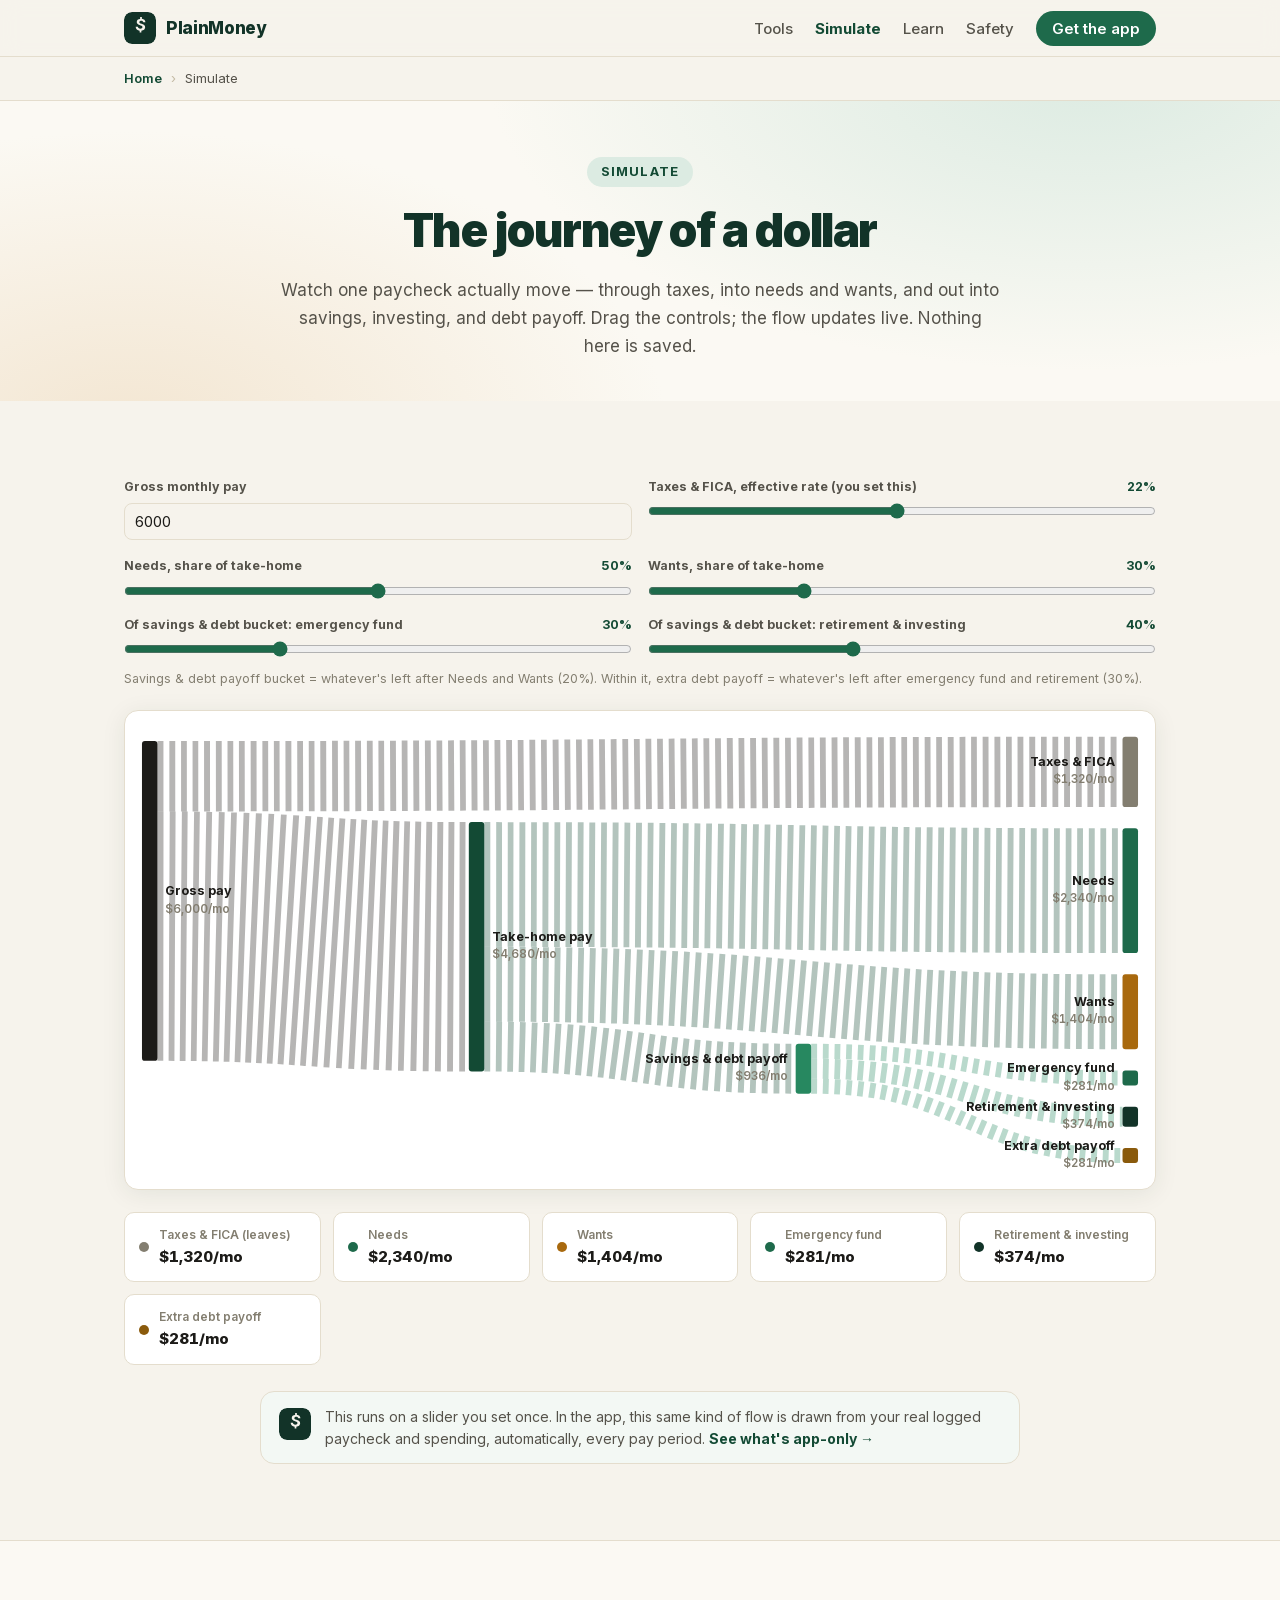
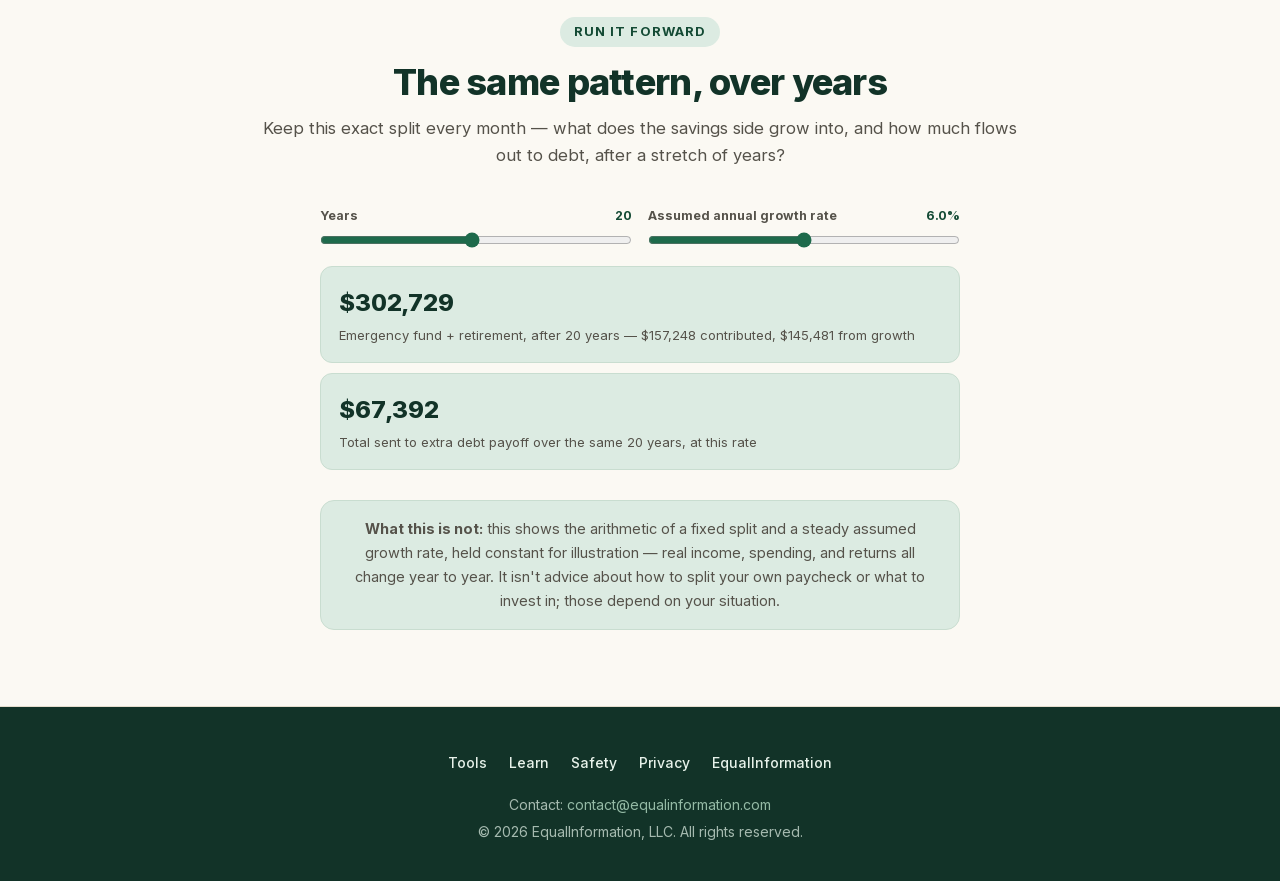
<file: simulate/index.html>
<!DOCTYPE html>
<html lang="en">
<head>
<meta charset="UTF-8">
<meta name="viewport" content="width=device-width, initial-scale=1.0">
<title>The Journey of a Dollar — a paycheck flow simulation | PlainMoney</title>
<meta name="description" content="Watch one paycheck flow from gross pay through taxes, needs, wants, savings, and debt payoff — an interactive Sankey simulation you can run forward in time to see compounding versus debt interest.">
<link rel="canonical" href="https://equalinformation.com/plain-money-personal-finance-site/simulate/">
<link rel="icon" type="image/svg+xml" href="../assets/img/favicon.svg">
<meta name="theme-color" content="#123328">
<meta property="og:title" content="The Journey of a Dollar — a paycheck flow simulation">
<meta property="og:description" content="An interactive Sankey simulation of one paycheck's journey through taxes, needs, wants, savings, and debt — and what it looks like run forward in time.">
<meta property="og:type" content="website">
<link rel="stylesheet" href="../assets/fonts/inter.css">
<link rel="stylesheet" href="../assets/css/style.css">
</head>
<body>

<nav aria-label="Main">
  <div class="nav-inner">
    <a href="../" class="nav-logo"><img src="../assets/img/favicon.svg" alt="" width="32" height="32"><span>PlainMoney</span></a>
    <ul class="nav-links" id="nav-links">
      <li><a href="../tools/">Tools</a></li>
      <li><a href="./" style="color:var(--green-700);font-weight:700">Simulate</a></li>
      <li><a href="../learn/">Learn</a></li>
      <li><a href="../safety/">Safety</a></li>
      <li><a href="../#apps" class="nav-cta">Get the app</a></li>
    </ul>
    <button class="mobile-menu-btn" onclick="document.getElementById('nav-links').classList.toggle('show')" aria-label="Menu">&#9776;</button>
  </div>
</nav>
<div class="crumbs"><div class="wrap"><a href="../">Home</a><span class="sep">&rsaquo;</span><span class="current">Simulate</span></div></div>

<main>
<header class="hero hero-sub">
  <div class="wrap">
    <p class="kicker">Simulate</p>
    <h1 style="font-size:clamp(30px,4.8vw,46px)">The journey of a dollar</h1>
    <p class="lede">Watch one paycheck actually move — through taxes, into needs and wants, and out
    into savings, investing, and debt payoff. Drag the controls; the flow updates live. Nothing
    here is saved.</p>
  </div>
</header>

<section class="section">
  <div class="wrap">

    <div class="sim-controls">
      <div class="field-slider">
        <label for="in-gross">Gross monthly pay</label>
        <input id="in-gross" type="number" min="0" step="100" value="6000">
      </div>
      <div class="field-slider">
        <label for="in-tax">Taxes &amp; FICA, effective rate (you set this) <span class="sim-val" id="out-tax">22%</span></label>
        <input id="in-tax" type="range" min="0" max="45" step="1" value="22">
      </div>
      <div class="field-slider">
        <label for="in-needs">Needs, share of take-home <span class="sim-val" id="out-needs">50%</span></label>
        <input id="in-needs" type="range" min="0" max="100" step="1" value="50">
      </div>
      <div class="field-slider">
        <label for="in-wants">Wants, share of take-home <span class="sim-val" id="out-wants">30%</span></label>
        <input id="in-wants" type="range" min="0" max="100" step="1" value="30">
      </div>
      <div class="field-slider">
        <label for="in-ef">Of savings &amp; debt bucket: emergency fund <span class="sim-val" id="out-ef">30%</span></label>
        <input id="in-ef" type="range" min="0" max="100" step="1" value="30">
      </div>
      <div class="field-slider">
        <label for="in-ret">Of savings &amp; debt bucket: retirement &amp; investing <span class="sim-val" id="out-ret">40%</span></label>
        <input id="in-ret" type="range" min="0" max="100" step="1" value="40">
      </div>
    </div>
    <p style="font-size:12.5px;color:var(--ink-faint);margin:-10px 0 20px">
      Savings &amp; debt payoff bucket = whatever's left after Needs and Wants
      (<span class="sim-val" id="out-savedebt">20%</span>). Within it, extra debt payoff =
      whatever's left after emergency fund and retirement (<span class="sim-val" id="out-extradebt">30%</span>).
    </p>

    <div class="sankey-wrap">
      <svg id="sankey-svg" role="img" aria-label="Sankey diagram of one paycheck's flow"></svg>
    </div>
    <div class="flow-cards" id="flow-cards"></div>

    <div class="app-plug" style="margin-top:26px">
      <img src="../assets/img/favicon.svg" alt="">
      <p>This runs on a slider you set once. In the app, this same kind of flow is drawn from your
      real logged paycheck and spending, automatically, every pay period.
      <a href="../#apps">See what's app-only &rarr;</a></p>
    </div>
  </div>
</section>

<section class="section tint">
  <div class="wrap">
    <div class="section-head">
      <p class="kicker">Run it forward</p>
      <h2>The same pattern, over years</h2>
      <p class="section-lede">Keep this exact split every month — what does the savings side grow
      into, and how much flows out to debt, after a stretch of years?</p>
    </div>

    <div class="sim-controls" style="max-width:640px;margin:36px auto 0">
      <div class="field-slider">
        <label for="in-years">Years <span class="sim-val" id="out-years">20</span></label>
        <input id="in-years" type="range" min="1" max="40" step="1" value="20">
      </div>
      <div class="field-slider">
        <label for="in-growth">Assumed annual growth rate <span class="sim-val" id="out-growth">6.0%</span></label>
        <input id="in-growth" type="range" min="0" max="12" step="0.5" value="6">
      </div>
    </div>
    <div style="max-width:640px;margin:18px auto 0" id="forward-out"></div>
    <p class="fineprint" style="max-width:640px">
      <strong>What this is not:</strong> this shows the arithmetic of a fixed split and a steady
      assumed growth rate, held constant for illustration — real income, spending, and returns all
      change year to year. It isn't advice about how to split your own paycheck or what to invest
      in; those depend on your situation.
    </p>
  </div>
</section>
</main>

<footer>
  <div class="wrap footer-inner">
    <ul class="footer-links">
      <li><a href="../tools/">Tools</a></li>
      <li><a href="../learn/">Learn</a></li>
      <li><a href="../safety/">Safety</a></li>
      <li><a href="../privacy.html">Privacy</a></li>
      <li><a href="https://equalinformation.com" target="_blank" rel="noopener">EqualInformation</a></li>
    </ul>
    <p class="footer-copy">Contact: <a href="mailto:contact@equalinformation.com">contact@equalinformation.com</a><br>&copy; 2026 EqualInformation, LLC. All rights reserved.</p>
  </div>
</footer>

<script>document.querySelectorAll('.nav-links a').forEach(function(a){a.addEventListener('click',function(){document.getElementById('nav-links').classList.remove('show');});});</script>
<script src="../assets/js/vendor/d3.v7.min.js"></script>
<script src="../assets/js/vendor/d3-sankey.v0.12.min.js"></script>
<script src="../assets/js/simulate.js"></script>
</body>
</html>
</file>
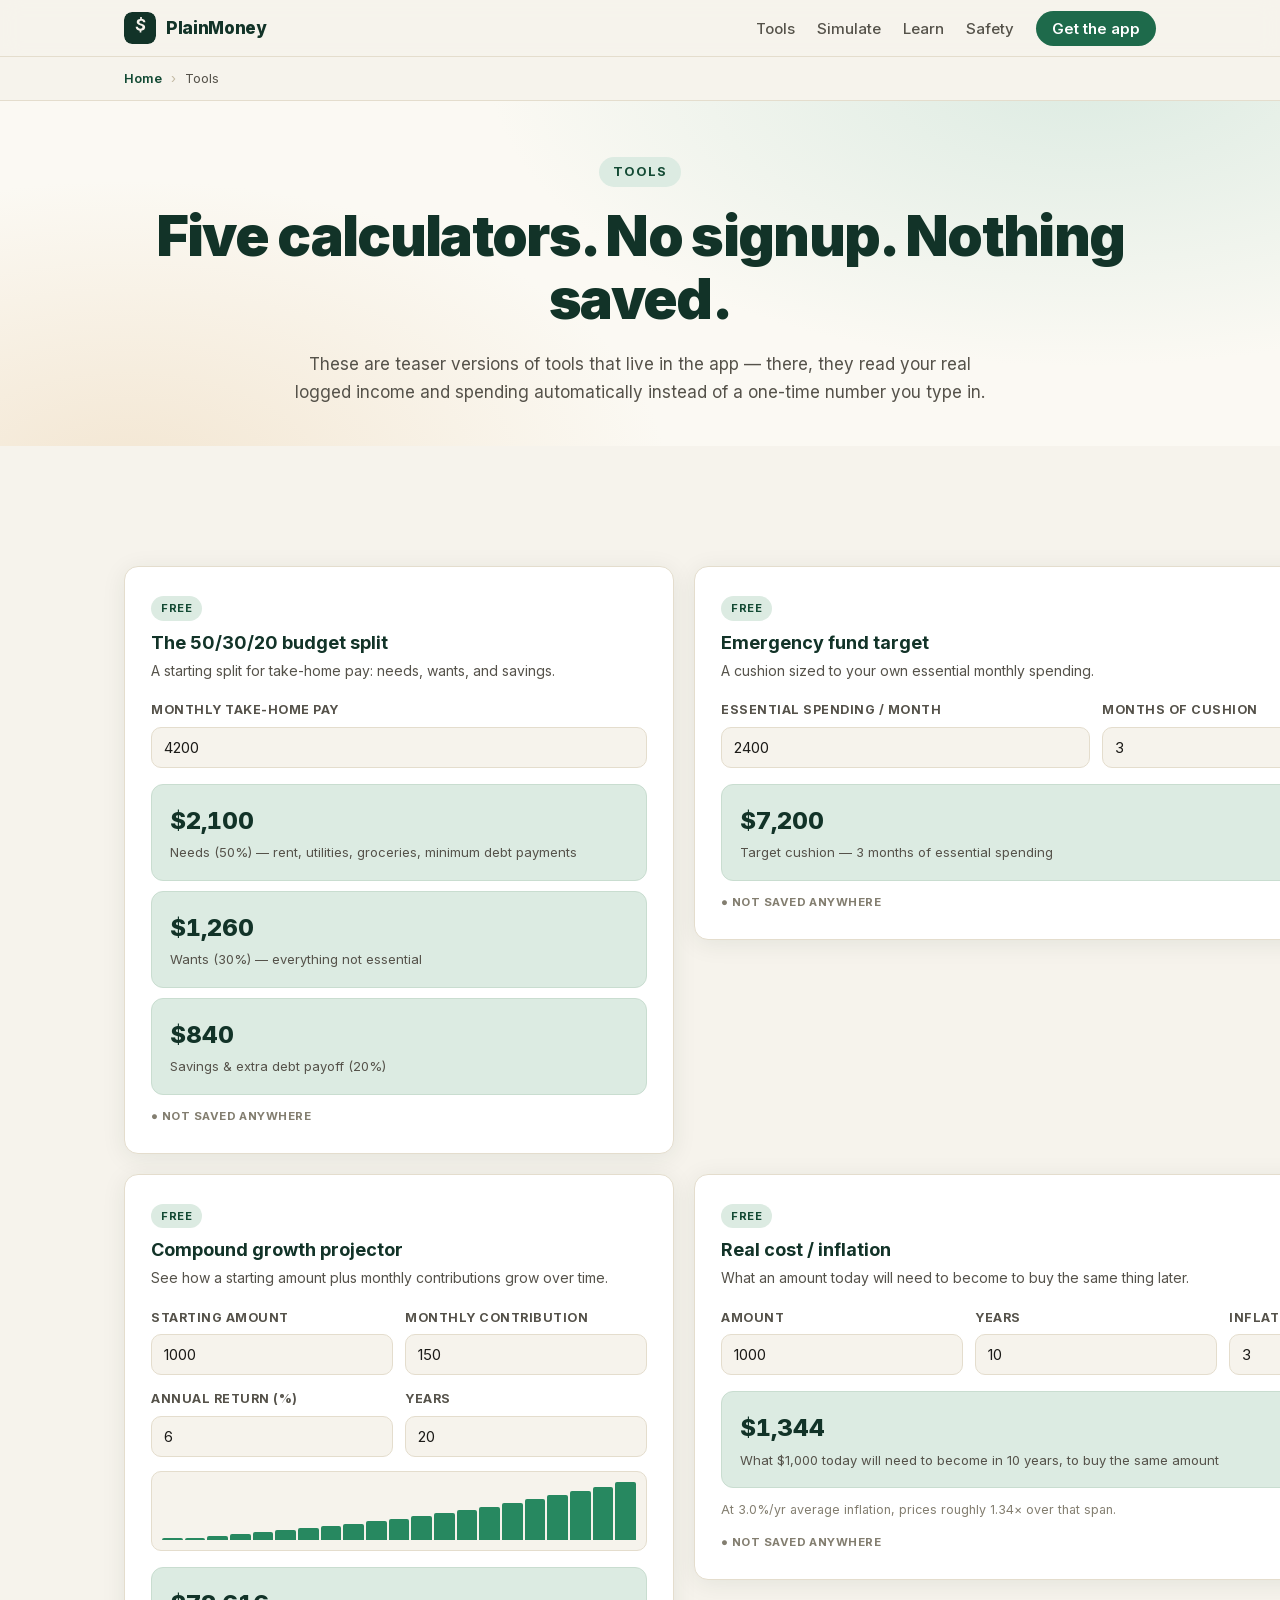
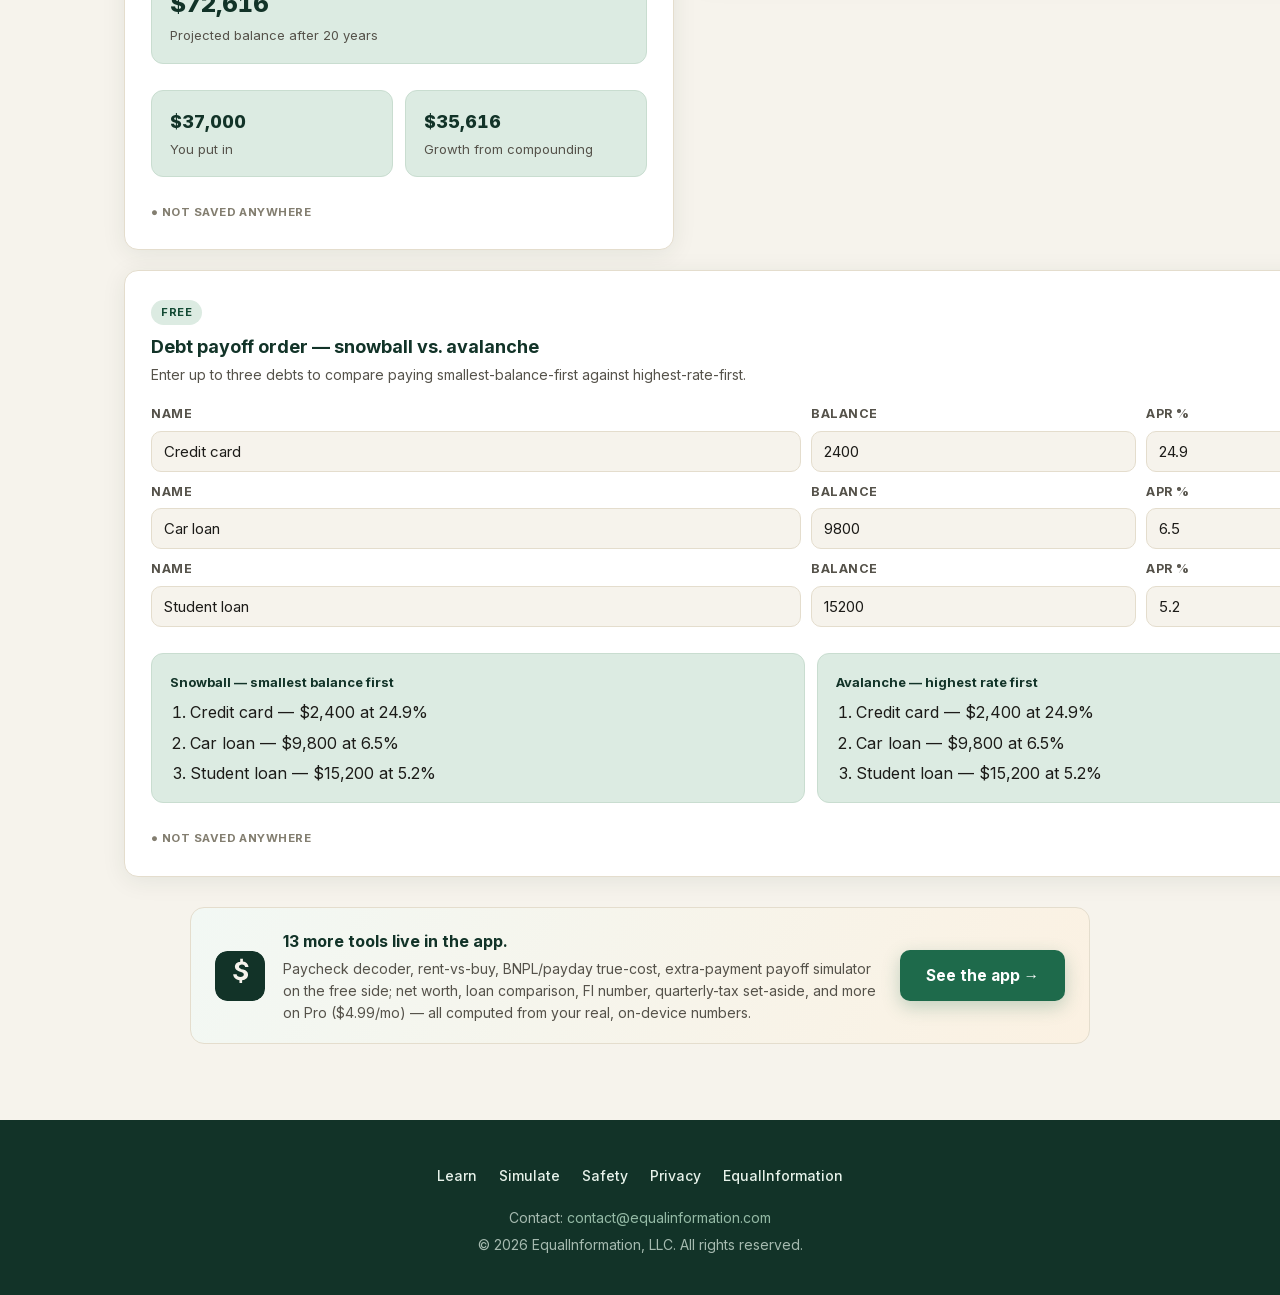
<file: tools/index.html>
<!DOCTYPE html>
<html lang="en">
<head>
<meta charset="UTF-8">
<meta name="viewport" content="width=device-width, initial-scale=1.0">
<title>Tools — PlainMoney</title>
<meta name="description" content="Free calculators: 50/30/20 budget split, emergency fund target, compound growth, real-cost/inflation, and debt payoff order. No signup, nothing saved.">
<link rel="canonical" href="https://equalinformation.com/plain-money-personal-finance-site/tools/">
<link rel="icon" type="image/svg+xml" href="../assets/img/favicon.svg">
<meta name="theme-color" content="#123328">
<link rel="stylesheet" href="../assets/fonts/inter.css">
<link rel="stylesheet" href="../assets/css/style.css">
<style>
.growth-chart{display:flex;align-items:flex-end;gap:2px;height:80px;margin-top:14px;background:var(--paper);border:1px solid var(--line);border-radius:10px;padding:10px}
.growth-chart span{background:var(--green-500);border-radius:2px 2px 0 0;min-height:2px}
.debt-row{display:grid;grid-template-columns:2fr 1fr 1fr;gap:10px;margin-bottom:10px}
</style>
</head>
<body>

<nav aria-label="Main">
  <div class="nav-inner">
    <a href="../" class="nav-logo"><img src="../assets/img/favicon.svg" alt="" width="32" height="32"><span>PlainMoney</span></a>
    <ul class="nav-links" id="nav-links">
      <li><a href="./">Tools</a></li>
      <li><a href="../simulate/">Simulate</a></li>
      <li><a href="../learn/">Learn</a></li>
      <li><a href="../safety/">Safety</a></li>
      <li><a href="../#apps" class="nav-cta">Get the app</a></li>
    </ul>
    <button class="mobile-menu-btn" onclick="document.getElementById('nav-links').classList.toggle('show')" aria-label="Menu">&#9776;</button>
  </div>
</nav>
<div class="crumbs"><div class="wrap"><a href="../">Home</a><span class="sep">&rsaquo;</span><span class="current">Tools</span></div></div>

<main>
<header class="hero hero-sub">
  <div class="wrap">
    <p class="kicker">Tools</p>
    <h1>Five calculators. No signup. Nothing saved.</h1>
    <p class="lede">These are teaser versions of tools that live in the app — there, they read your real logged income and spending automatically instead of a one-time number you type in.</p>
  </div>
</header>

<section class="section">
  <div class="wrap">
    <div class="grid cols-2" style="align-items:start">

      <div class="tool-card" data-tool="503020">
        <span class="badge badge-free">Free</span>
        <h3 style="margin-top:10px">The 50/30/20 budget split</h3>
        <p class="tool-desc">A starting split for take-home pay: needs, wants, and savings.</p>
        <div class="tool-row"><div class="field"><label for="ti-income">Monthly take-home pay</label><input id="ti-income" type="number" min="0" step="50" value="4200" data-in="income"></div></div>
        <div data-out></div>
        <p class="tool-not-saved">&#9679; Not saved anywhere</p>
      </div>

      <div class="tool-card" data-tool="emergency-fund">
        <span class="badge badge-free">Free</span>
        <h3 style="margin-top:10px">Emergency fund target</h3>
        <p class="tool-desc">A cushion sized to your own essential monthly spending.</p>
        <div class="tool-row" style="grid-template-columns:1fr 1fr">
          <div class="field"><label for="ti-essentials">Essential spending / month</label><input id="ti-essentials" type="number" min="0" step="50" value="2400" data-in="essentials"></div>
          <div class="field"><label for="ti-months">Months of cushion</label><input id="ti-months" type="number" min="1" max="12" step="1" value="3" data-in="months"></div>
        </div>
        <div data-out></div>
        <p class="tool-not-saved">&#9679; Not saved anywhere</p>
      </div>

      <div class="tool-card" data-tool="compound">
        <span class="badge badge-free">Free</span>
        <h3 style="margin-top:10px">Compound growth projector</h3>
        <p class="tool-desc">See how a starting amount plus monthly contributions grow over time.</p>
        <div class="tool-row" style="grid-template-columns:1fr 1fr">
          <div class="field"><label for="ti-start">Starting amount</label><input id="ti-start" type="number" min="0" step="100" value="1000" data-in="start"></div>
          <div class="field"><label for="ti-monthly">Monthly contribution</label><input id="ti-monthly" type="number" min="0" step="25" value="150" data-in="monthly"></div>
        </div>
        <div class="tool-row" style="grid-template-columns:1fr 1fr">
          <div class="field"><label for="ti-rate">Annual return (%)</label><input id="ti-rate" type="number" min="0" max="20" step="0.1" value="6" data-in="rate"></div>
          <div class="field"><label for="ti-years">Years</label><input id="ti-years" type="number" min="1" max="50" step="1" value="20" data-in="years"></div>
        </div>
        <div class="growth-chart" data-chart></div>
        <div data-out style="margin-top:14px"></div>
        <p class="tool-not-saved">&#9679; Not saved anywhere</p>
      </div>

      <div class="tool-card" data-tool="real-cost">
        <span class="badge badge-free">Free</span>
        <h3 style="margin-top:10px">Real cost / inflation</h3>
        <p class="tool-desc">What an amount today will need to become to buy the same thing later.</p>
        <div class="tool-row" style="grid-template-columns:1fr 1fr 1fr">
          <div class="field"><label for="ti-amount">Amount</label><input id="ti-amount" type="number" min="0" step="50" value="1000" data-in="amount"></div>
          <div class="field"><label for="ti-yrs2">Years</label><input id="ti-yrs2" type="number" min="0" step="1" value="10" data-in="years"></div>
          <div class="field"><label for="ti-infl">Inflation (%/yr)</label><input id="ti-infl" type="number" min="0" step="0.1" value="3" data-in="inflation"></div>
        </div>
        <div data-out></div>
        <p class="tool-not-saved">&#9679; Not saved anywhere</p>
      </div>

      <div class="tool-card" data-tool="debt-order" style="grid-column:1/-1">
        <span class="badge badge-free">Free</span>
        <h3 style="margin-top:10px">Debt payoff order — snowball vs. avalanche</h3>
        <p class="tool-desc">Enter up to three debts to compare paying smallest-balance-first against highest-rate-first.</p>
        <div data-debt-row class="debt-row">
          <div class="field"><label>Name</label><input type="text" data-debt="name" value="Credit card"></div>
          <div class="field"><label>Balance</label><input type="number" min="0" step="50" data-debt="balance" value="2400"></div>
          <div class="field"><label>APR %</label><input type="number" min="0" step="0.1" data-debt="apr" value="24.9"></div>
        </div>
        <div data-debt-row class="debt-row">
          <div class="field"><label>Name</label><input type="text" data-debt="name" value="Car loan"></div>
          <div class="field"><label>Balance</label><input type="number" min="0" step="50" data-debt="balance" value="9800"></div>
          <div class="field"><label>APR %</label><input type="number" min="0" step="0.1" data-debt="apr" value="6.5"></div>
        </div>
        <div data-debt-row class="debt-row">
          <div class="field"><label>Name</label><input type="text" data-debt="name" value="Student loan"></div>
          <div class="field"><label>Balance</label><input type="number" min="0" step="50" data-debt="balance" value="15200"></div>
          <div class="field"><label>APR %</label><input type="number" min="0" step="0.1" data-debt="apr" value="5.2"></div>
        </div>
        <div data-out style="margin-top:8px"></div>
        <p class="tool-not-saved">&#9679; Not saved anywhere</p>
      </div>

    </div>

    <div class="iap-plug">
      <img class="iap-icon" src="../assets/img/favicon.svg" alt="">
      <div class="iap-copy">
        <strong>13 more tools live in the app.</strong>
        <p>Paycheck decoder, rent-vs-buy, BNPL/payday true-cost, extra-payment payoff simulator on the free side; net worth, loan comparison, FI number, quarterly-tax set-aside, and more on Pro ($4.99/mo) — all computed from your real, on-device numbers.</p>
      </div>
      <div class="iap-cta"><a class="btn btn-primary" href="../#apps">See the app &rarr;</a></div>
    </div>
  </div>
</section>
</main>

<footer>
  <div class="wrap footer-inner">
    <ul class="footer-links">
      <li><a href="../learn/">Learn</a></li>
      <li><a href="../simulate/">Simulate</a></li>
      <li><a href="../safety/">Safety</a></li>
      <li><a href="../privacy.html">Privacy</a></li>
      <li><a href="https://equalinformation.com" target="_blank" rel="noopener">EqualInformation</a></li>
    </ul>
    <p class="footer-copy">Contact: <a href="mailto:contact@equalinformation.com">contact@equalinformation.com</a><br>&copy; 2026 EqualInformation, LLC. All rights reserved.</p>
  </div>
</footer>

<script>document.querySelectorAll('.nav-links a').forEach(function(a){a.addEventListener('click',function(){document.getElementById('nav-links').classList.remove('show');});});</script>
<script src="../assets/js/tools.js"></script>
</body>
</html>
</file>
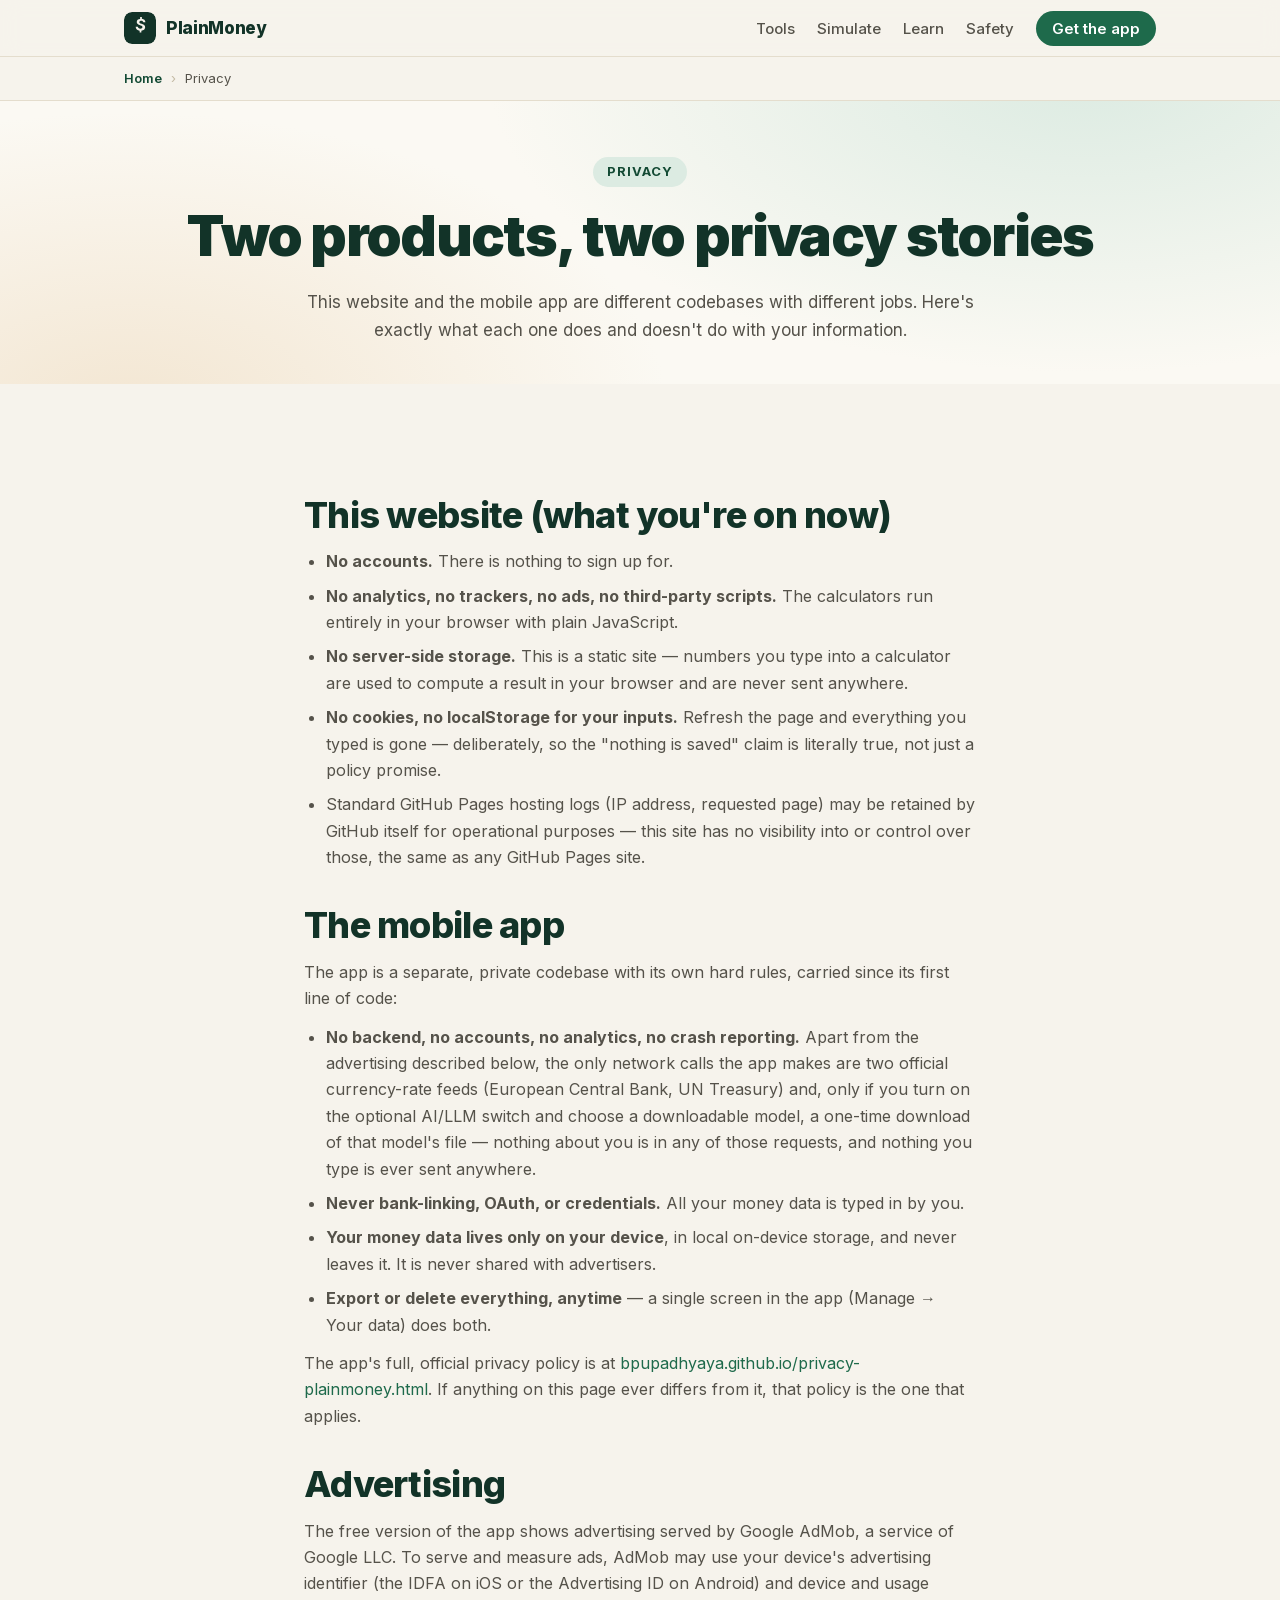
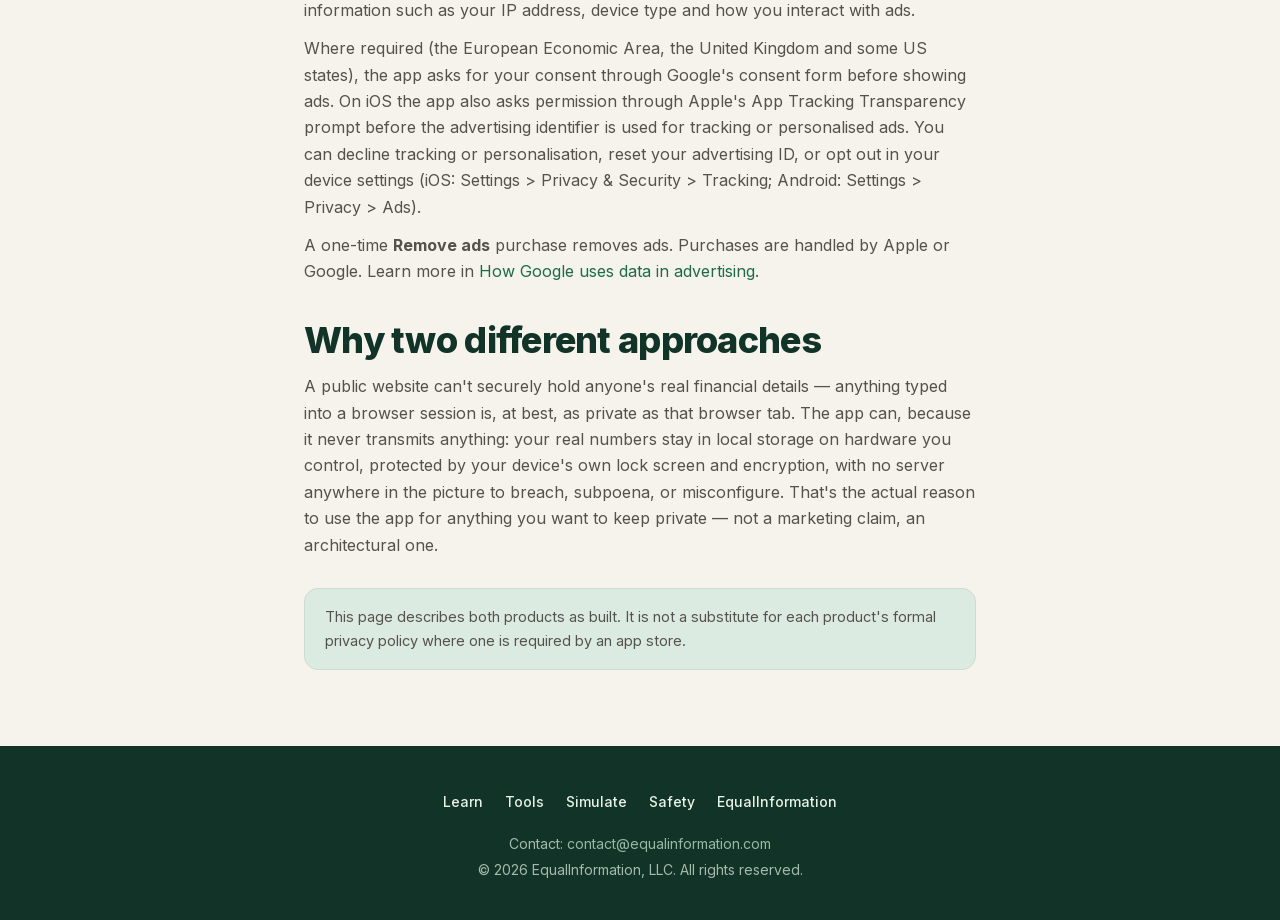
<file: privacy.html>
<!DOCTYPE html>
<html lang="en">
<head>
<meta charset="UTF-8">
<meta name="viewport" content="width=device-width, initial-scale=1.0">
<title>Privacy — PlainMoney</title>
<meta name="description" content="This website stores nothing about you: no accounts, no analytics, no cookies, no server-side storage. The mobile app stores your real data only on your own device and shows ads from Google AdMob, removable with a one-time purchase.">
<link rel="canonical" href="https://equalinformation.com/plain-money-personal-finance-site/privacy.html">
<link rel="icon" type="image/svg+xml" href="assets/img/favicon.svg">
<meta name="theme-color" content="#123328">
<link rel="stylesheet" href="assets/fonts/inter.css">
<link rel="stylesheet" href="assets/css/style.css">
<style>.article{max-width:720px;margin:0 auto}.article h2{margin-top:34px}.article p{color:var(--ink-soft);font-size:16px;margin-top:12px}.article ul{color:var(--ink-soft);font-size:16px;margin-top:12px;padding-left:22px}.article li{margin-bottom:8px}</style>
</head>
<body>

<nav aria-label="Main">
  <div class="nav-inner">
    <a href="./" class="nav-logo"><img src="assets/img/favicon.svg" alt="" width="32" height="32"><span>PlainMoney</span></a>
    <ul class="nav-links" id="nav-links">
      <li><a href="tools/">Tools</a></li>
      <li><a href="simulate/">Simulate</a></li>
      <li><a href="learn/">Learn</a></li>
      <li><a href="safety/">Safety</a></li>
      <li><a href="#apps" class="nav-cta">Get the app</a></li>
    </ul>
    <button class="mobile-menu-btn" onclick="document.getElementById('nav-links').classList.toggle('show')" aria-label="Menu">&#9776;</button>
  </div>
</nav>
<div class="crumbs"><div class="wrap"><a href="./">Home</a><span class="sep">&rsaquo;</span><span class="current">Privacy</span></div></div>

<main>
<header class="hero hero-sub"><div class="wrap"><p class="kicker">Privacy</p><h1>Two products, two privacy stories</h1><p class="lede">This website and the mobile app are different codebases with different jobs. Here's exactly what each one does and doesn't do with your information.</p></div></header>

<section class="section">
  <div class="wrap article">
    <h2>This website (what you're on now)</h2>
    <ul>
      <li><strong>No accounts.</strong> There is nothing to sign up for.</li>
      <li><strong>No analytics, no trackers, no ads, no third-party scripts.</strong> The calculators run entirely in your browser with plain JavaScript.</li>
      <li><strong>No server-side storage.</strong> This is a static site — numbers you type into a calculator are used to compute a result in your browser and are never sent anywhere.</li>
      <li><strong>No cookies, no localStorage for your inputs.</strong> Refresh the page and everything you typed is gone — deliberately, so the "nothing is saved" claim is literally true, not just a policy promise.</li>
      <li>Standard GitHub Pages hosting logs (IP address, requested page) may be retained by GitHub itself for operational purposes — this site has no visibility into or control over those, the same as any GitHub Pages site.</li>
    </ul>

    <h2>The mobile app</h2>
    <p>The app is a separate, private codebase with its own hard rules, carried since its first
    line of code:</p>
    <ul>
      <li><strong>No backend, no accounts, no analytics, no crash reporting.</strong> Apart from the advertising described below, the only network calls the app makes are two official currency-rate feeds (European Central Bank, UN Treasury) and, only if you turn on the optional AI/LLM switch and choose a downloadable model, a one-time download of that model's file — nothing about you is in any of those requests, and nothing you type is ever sent anywhere.</li>
      <li><strong>Never bank-linking, OAuth, or credentials.</strong> All your money data is typed in by you.</li>
      <li><strong>Your money data lives only on your device</strong>, in local on-device storage, and never leaves it. It is never shared with advertisers.</li>
      <li><strong>Export or delete everything, anytime</strong> — a single screen in the app (Manage &rarr; Your data) does both.</li>
    </ul>
    <p>The app's full, official privacy policy is at
    <a href="https://bpupadhyaya.github.io/privacy-plainmoney.html">bpupadhyaya.github.io/privacy-plainmoney.html</a>.
    If anything on this page ever differs from it, that policy is the one that applies.</p>

<h2>Advertising</h2>
    <p>The free version of the app shows advertising served by Google AdMob, a service of Google LLC. To serve and measure ads, AdMob may use your device's advertising identifier (the IDFA on iOS or the Advertising ID on Android) and device and usage information such as your IP address, device type and how you interact with ads.</p>
    <p>Where required (the European Economic Area, the United Kingdom and some US states), the app asks for your consent through Google's consent form before showing ads. On iOS the app also asks permission through Apple's App Tracking Transparency prompt before the advertising identifier is used for tracking or personalised ads. You can decline tracking or personalisation, reset your advertising ID, or opt out in your device settings (iOS: Settings &gt; Privacy &amp; Security &gt; Tracking; Android: Settings &gt; Privacy &gt; Ads).</p>
    <p>A one-time <strong>Remove ads</strong> purchase removes ads. Purchases are handled by Apple or Google. Learn more in <a href="https://policies.google.com/technologies/ads" rel="noopener">How Google uses data in advertising</a>.</p>

    <h2>Why two different approaches</h2>
    <p>A public website can't securely hold anyone's real financial details — anything typed into
    a browser session is, at best, as private as that browser tab. The app can, because it never
    transmits anything: your real numbers stay in local storage on hardware you control, protected
    by your device's own lock screen and encryption, with no server anywhere in the picture to
    breach, subpoena, or misconfigure. That's the actual reason to use the app for anything you
    want to keep private — not a marketing claim, an architectural one.</p>

    <div class="fineprint" style="text-align:left">This page describes both products as built. It
    is not a substitute for each product's formal privacy policy where one is required by an app
    store.</div>
  </div>
</section>
</main>

<footer>
  <div class="wrap footer-inner">
    <ul class="footer-links">
      <li><a href="learn/">Learn</a></li>
      <li><a href="tools/">Tools</a></li>
      <li><a href="simulate/">Simulate</a></li>
      <li><a href="safety/">Safety</a></li>
      <li><a href="https://equalinformation.com" target="_blank" rel="noopener">EqualInformation</a></li>
    </ul>
    <p class="footer-copy">Contact: <a href="mailto:contact@equalinformation.com">contact@equalinformation.com</a><br>&copy; 2026 EqualInformation, LLC. All rights reserved.</p>
  </div>
</footer>

<script>document.querySelectorAll('.nav-links a').forEach(function(a){a.addEventListener('click',function(){document.getElementById('nav-links').classList.remove('show');});});</script>
</body>
</html>
</file>
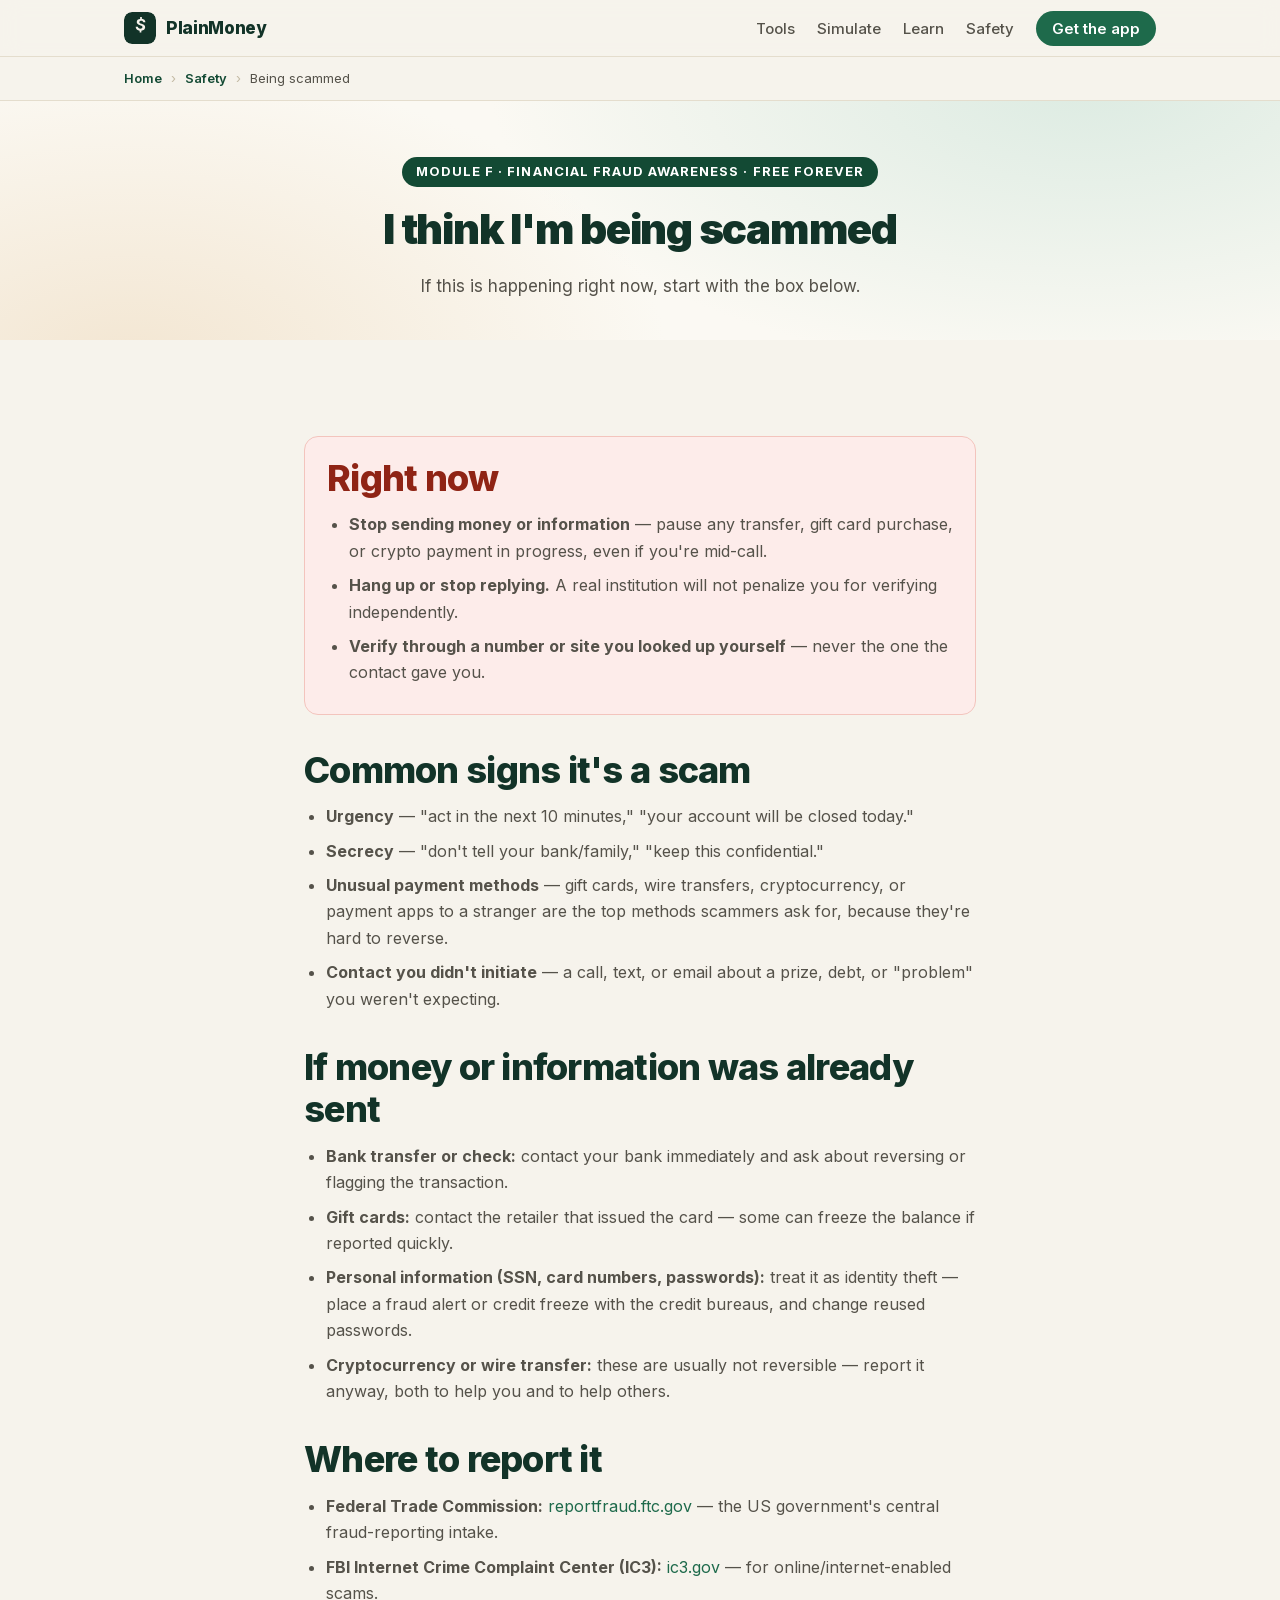
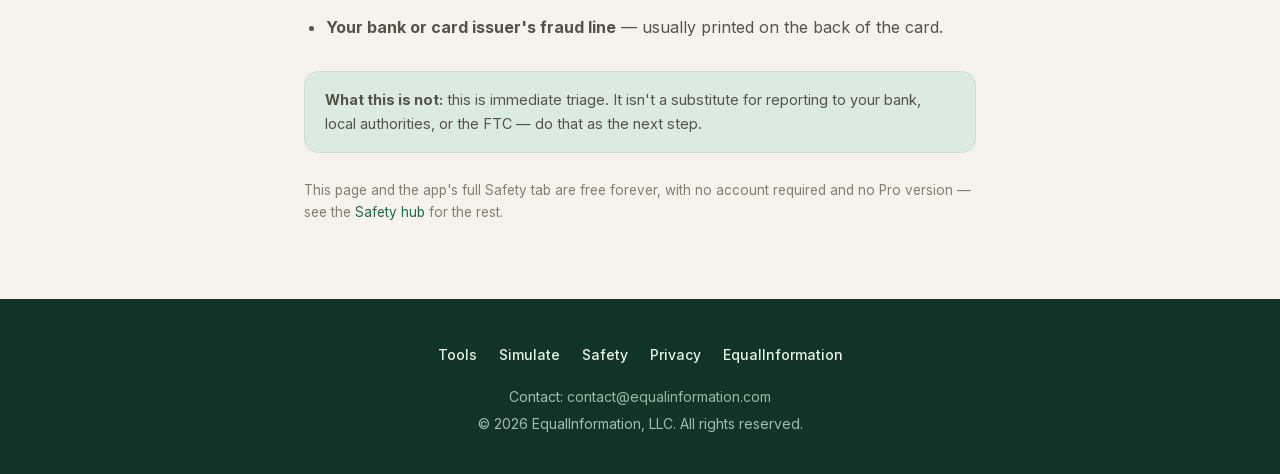
<file: learn/being-scammed.html>
<!DOCTYPE html>
<html lang="en">
<head>
<meta charset="UTF-8">
<meta name="viewport" content="width=device-width, initial-scale=1.0">
<title>I think I'm being scammed — PlainMoney Safety</title>
<meta name="description" content="Immediate triage steps if you think you're being scammed right now: what to stop, common urgency signs, and where to report it. Free forever, no signup.">
<link rel="canonical" href="https://equalinformation.com/plain-money-personal-finance-site/learn/being-scammed.html">
<link rel="icon" type="image/svg+xml" href="../assets/img/favicon.svg">
<meta name="theme-color" content="#123328">
<link rel="stylesheet" href="../assets/fonts/inter.css">
<link rel="stylesheet" href="../assets/css/style.css">
<style>.article{max-width:720px;margin:0 auto}.article h2{margin-top:34px}.article p{color:var(--ink-soft);font-size:16px;margin-top:12px}.article ul{color:var(--ink-soft);font-size:16px;margin-top:12px;padding-left:22px}.article li{margin-bottom:8px}
.urgent{background:#fdecea;border:1px solid #f3c4bd;border-radius:14px;padding:20px 22px;margin-top:20px}
.urgent h2{margin-top:0;color:#8f2415}
</style>
</head>
<body>

<nav aria-label="Main">
  <div class="nav-inner">
    <a href="../" class="nav-logo"><img src="../assets/img/favicon.svg" alt="" width="32" height="32"><span>PlainMoney</span></a>
    <ul class="nav-links" id="nav-links">
      <li><a href="../tools/">Tools</a></li>
      <li><a href="../simulate/">Simulate</a></li>
      <li><a href="./">Learn</a></li>
      <li><a href="../safety/">Safety</a></li>
      <li><a href="../#apps" class="nav-cta">Get the app</a></li>
    </ul>
    <button class="mobile-menu-btn" onclick="document.getElementById('nav-links').classList.toggle('show')" aria-label="Menu">&#9776;</button>
  </div>
</nav>
<div class="crumbs"><div class="wrap"><a href="../">Home</a><span class="sep">&rsaquo;</span><a href="../safety/">Safety</a><span class="sep">&rsaquo;</span><span class="current">Being scammed</span></div></div>

<main>
<header class="hero hero-sub">
  <div class="wrap">
    <p class="kicker" style="background:var(--green-700);color:#fff">Module F &middot; Financial Fraud Awareness &middot; Free forever</p>
    <h1 style="font-size:clamp(28px,4.5vw,42px)">I think I'm being scammed</h1>
    <p class="lede">If this is happening right now, start with the box below.</p>
  </div>
</header>

<section class="section">
  <div class="wrap article">
    <div class="urgent">
      <h2>Right now</h2>
      <ul>
        <li><strong>Stop sending money or information</strong> — pause any transfer, gift card purchase, or crypto payment in progress, even if you're mid-call.</li>
        <li><strong>Hang up or stop replying.</strong> A real institution will not penalize you for verifying independently.</li>
        <li><strong>Verify through a number or site you looked up yourself</strong> — never the one the contact gave you.</li>
      </ul>
    </div>

    <h2>Common signs it's a scam</h2>
    <ul>
      <li><strong>Urgency</strong> — "act in the next 10 minutes," "your account will be closed today."</li>
      <li><strong>Secrecy</strong> — "don't tell your bank/family," "keep this confidential."</li>
      <li><strong>Unusual payment methods</strong> — gift cards, wire transfers, cryptocurrency, or payment apps to a stranger are the top methods scammers ask for, because they're hard to reverse.</li>
      <li><strong>Contact you didn't initiate</strong> — a call, text, or email about a prize, debt, or "problem" you weren't expecting.</li>
    </ul>

    <h2>If money or information was already sent</h2>
    <ul>
      <li><strong>Bank transfer or check:</strong> contact your bank immediately and ask about reversing or flagging the transaction.</li>
      <li><strong>Gift cards:</strong> contact the retailer that issued the card — some can freeze the balance if reported quickly.</li>
      <li><strong>Personal information (SSN, card numbers, passwords):</strong> treat it as identity theft — place a fraud alert or credit freeze with the credit bureaus, and change reused passwords.</li>
      <li><strong>Cryptocurrency or wire transfer:</strong> these are usually not reversible — report it anyway, both to help you and to help others.</li>
    </ul>

    <h2>Where to report it</h2>
    <ul>
      <li><strong>Federal Trade Commission:</strong> <a href="https://reportfraud.ftc.gov" target="_blank" rel="noopener">reportfraud.ftc.gov</a> — the US government's central fraud-reporting intake.</li>
      <li><strong>FBI Internet Crime Complaint Center (IC3):</strong> <a href="https://www.ic3.gov" target="_blank" rel="noopener">ic3.gov</a> — for online/internet-enabled scams.</li>
      <li><strong>Your bank or card issuer's fraud line</strong> — usually printed on the back of the card.</li>
    </ul>

    <div class="fineprint" style="text-align:left">
      <strong>What this is not:</strong> this is immediate triage. It isn't a substitute for
      reporting to your bank, local authorities, or the FTC — do that as the next step.
    </div>

    <p style="margin-top:26px;font-size:13.5px;color:var(--ink-faint)">This page and the app's full Safety tab are free forever, with no account required and no Pro version — see the <a href="../safety/">Safety hub</a> for the rest.</p>
  </div>
</section>
</main>

<footer>
  <div class="wrap footer-inner">
    <ul class="footer-links">
      <li><a href="../tools/">Tools</a></li>
      <li><a href="../simulate/">Simulate</a></li>
      <li><a href="../safety/">Safety</a></li>
      <li><a href="../privacy.html">Privacy</a></li>
      <li><a href="https://equalinformation.com" target="_blank" rel="noopener">EqualInformation</a></li>
    </ul>
    <p class="footer-copy">Contact: <a href="mailto:contact@equalinformation.com">contact@equalinformation.com</a><br>&copy; 2026 EqualInformation, LLC. All rights reserved.</p>
  </div>
</footer>

<script>document.querySelectorAll('.nav-links a').forEach(function(a){a.addEventListener('click',function(){document.getElementById('nav-links').classList.remove('show');});});</script>
</body>
</html>
</file>
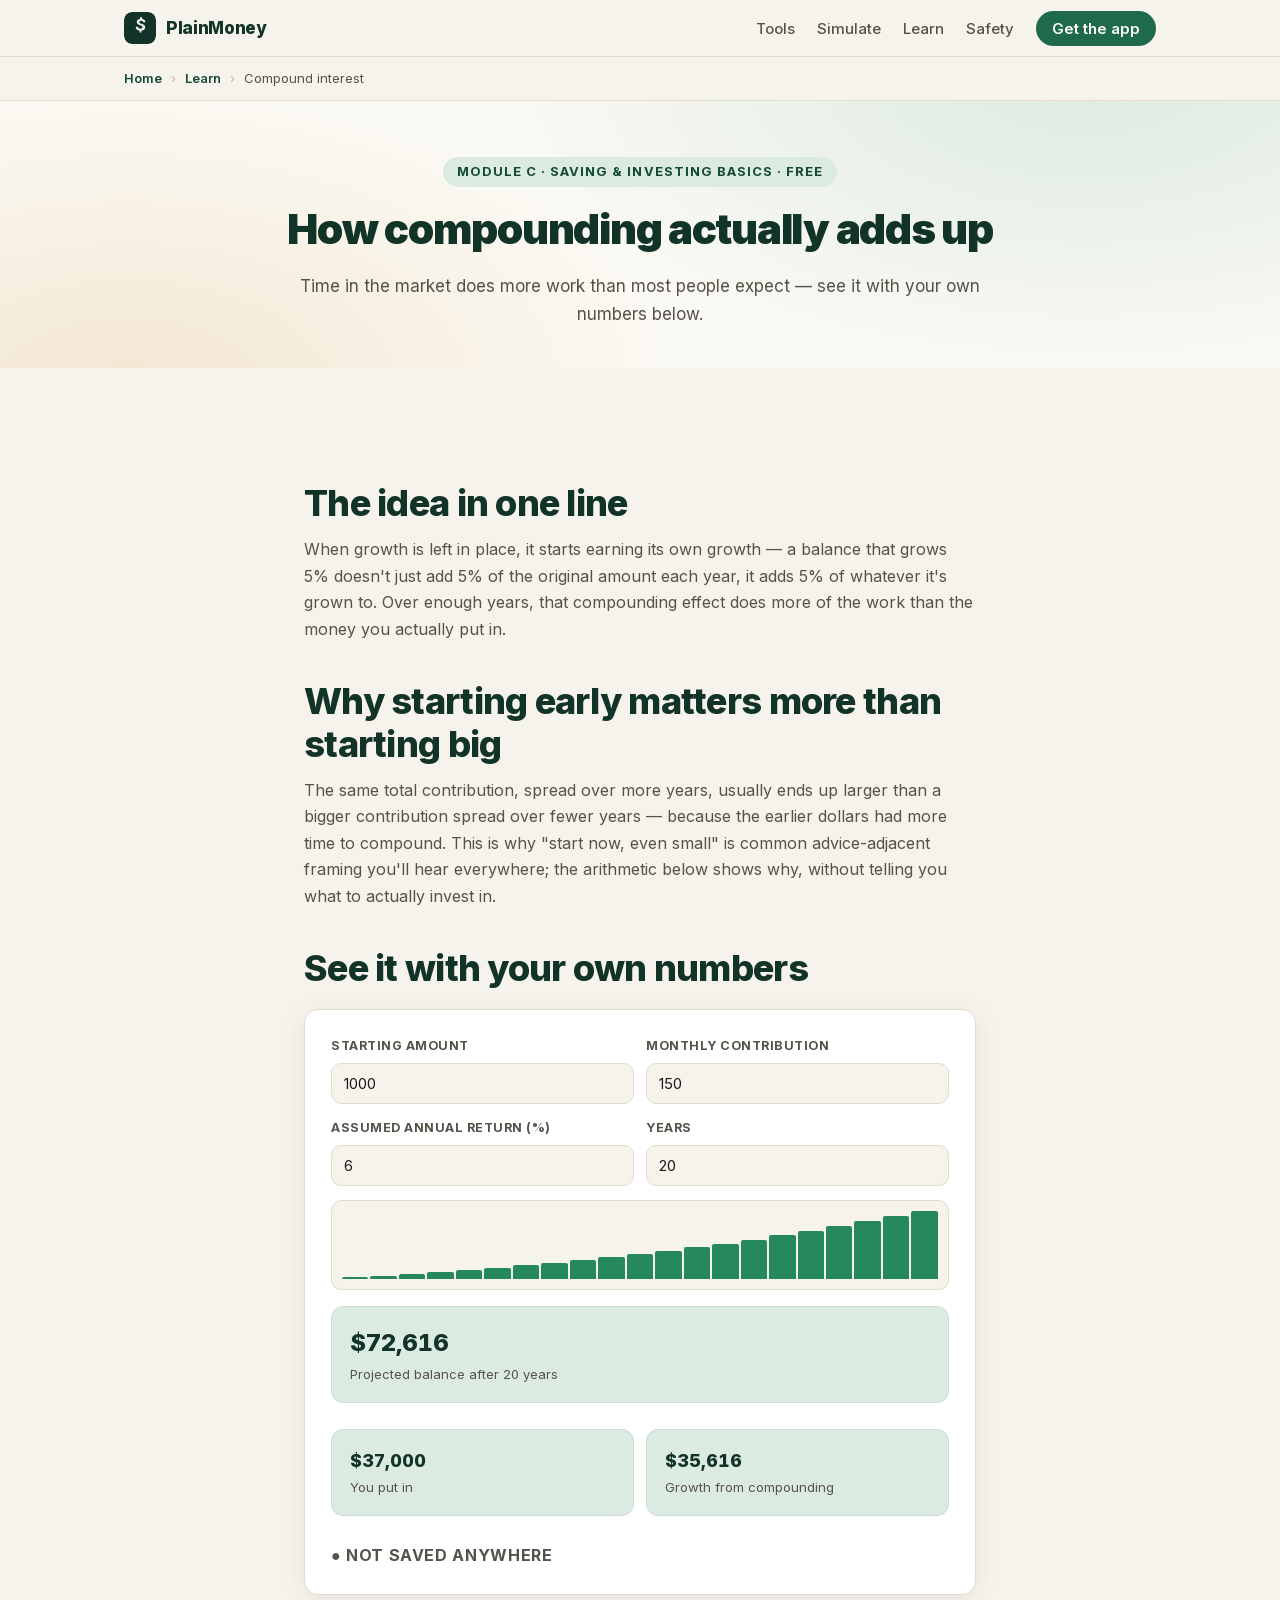
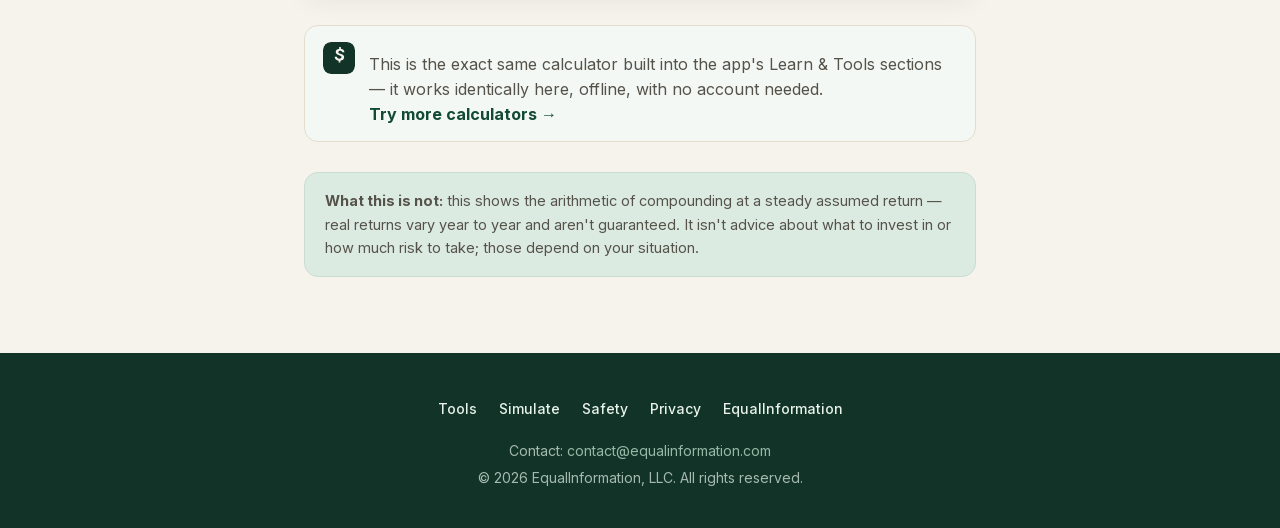
<file: learn/compound-interest.html>
<!DOCTYPE html>
<html lang="en">
<head>
<meta charset="UTF-8">
<meta name="viewport" content="width=device-width, initial-scale=1.0">
<title>How compounding actually adds up — PlainMoney</title>
<meta name="description" content="Why starting early beats contributing more later. Plain-language explanation with a live compound-growth calculator.">
<link rel="canonical" href="https://equalinformation.com/plain-money-personal-finance-site/learn/compound-interest.html">
<link rel="icon" type="image/svg+xml" href="../assets/img/favicon.svg">
<meta name="theme-color" content="#123328">
<link rel="stylesheet" href="../assets/fonts/inter.css">
<link rel="stylesheet" href="../assets/css/style.css">
<style>
.article{max-width:720px;margin:0 auto}.article h2{margin-top:38px}.article p{color:var(--ink-soft);font-size:16px;margin-top:12px}
.growth-chart{display:flex;align-items:flex-end;gap:2px;height:90px;margin-top:14px;background:var(--paper);border:1px solid var(--line);border-radius:10px;padding:10px}
.growth-chart span{background:var(--green-500);border-radius:2px 2px 0 0;min-height:2px}
</style>
</head>
<body>

<nav aria-label="Main">
  <div class="nav-inner">
    <a href="../" class="nav-logo"><img src="../assets/img/favicon.svg" alt="" width="32" height="32"><span>PlainMoney</span></a>
    <ul class="nav-links" id="nav-links">
      <li><a href="../tools/">Tools</a></li>
      <li><a href="../simulate/">Simulate</a></li>
      <li><a href="./">Learn</a></li>
      <li><a href="../safety/">Safety</a></li>
      <li><a href="../#apps" class="nav-cta">Get the app</a></li>
    </ul>
    <button class="mobile-menu-btn" onclick="document.getElementById('nav-links').classList.toggle('show')" aria-label="Menu">&#9776;</button>
  </div>
</nav>
<div class="crumbs"><div class="wrap"><a href="../">Home</a><span class="sep">&rsaquo;</span><a href="./">Learn</a><span class="sep">&rsaquo;</span><span class="current">Compound interest</span></div></div>

<main>
<header class="hero hero-sub">
  <div class="wrap">
    <p class="kicker">Module C &middot; Saving &amp; Investing Basics &middot; Free</p>
    <h1 style="font-size:clamp(28px,4.5vw,42px)">How compounding actually adds up</h1>
    <p class="lede">Time in the market does more work than most people expect — see it with your own numbers below.</p>
  </div>
</header>

<section class="section">
  <div class="wrap article">
    <h2>The idea in one line</h2>
    <p>When growth is left in place, it starts earning its own growth — a balance that grows
    5% doesn't just add 5% of the original amount each year, it adds 5% of whatever it's grown
    to. Over enough years, that compounding effect does more of the work than the money you
    actually put in.</p>

    <h2>Why starting early matters more than starting big</h2>
    <p>The same total contribution, spread over more years, usually ends up larger than a bigger
    contribution spread over fewer years — because the earlier dollars had more time to compound.
    This is why "start now, even small" is common advice-adjacent framing you'll hear everywhere;
    the arithmetic below shows why, without telling you what to actually invest in.</p>

    <h2>See it with your own numbers</h2>
    <div class="tool-card" data-tool="compound" style="margin-top:20px">
      <div class="tool-row" style="grid-template-columns:1fr 1fr">
        <div class="field"><label for="c-start">Starting amount</label><input id="c-start" type="number" min="0" step="100" value="1000" data-in="start"></div>
        <div class="field"><label for="c-monthly">Monthly contribution</label><input id="c-monthly" type="number" min="0" step="25" value="150" data-in="monthly"></div>
      </div>
      <div class="tool-row" style="grid-template-columns:1fr 1fr">
        <div class="field"><label for="c-rate">Assumed annual return (%)</label><input id="c-rate" type="number" min="0" max="20" step="0.1" value="6" data-in="rate"></div>
        <div class="field"><label for="c-years">Years</label><input id="c-years" type="number" min="1" max="50" step="1" value="20" data-in="years"></div>
      </div>
      <div class="growth-chart" data-chart></div>
      <div data-out style="margin-top:14px"></div>
      <p class="tool-not-saved">&#9679; Not saved anywhere</p>
    </div>

    <div class="app-plug" style="margin-top:30px">
      <img src="../assets/img/favicon.svg" alt="">
      <p>This is the exact same calculator built into the app's Learn &amp; Tools sections —
      it works identically here, offline, with no account needed. <a href="../tools/">Try more calculators &rarr;</a></p>
    </div>

    <div class="fineprint" style="text-align:left">
      <strong>What this is not:</strong> this shows the arithmetic of compounding at a steady
      assumed return — real returns vary year to year and aren't guaranteed. It isn't advice
      about what to invest in or how much risk to take; those depend on your situation.
    </div>
  </div>
</section>
</main>

<footer>
  <div class="wrap footer-inner">
    <ul class="footer-links">
      <li><a href="../tools/">Tools</a></li>
      <li><a href="../simulate/">Simulate</a></li>
      <li><a href="../safety/">Safety</a></li>
      <li><a href="../privacy.html">Privacy</a></li>
      <li><a href="https://equalinformation.com" target="_blank" rel="noopener">EqualInformation</a></li>
    </ul>
    <p class="footer-copy">Contact: <a href="mailto:contact@equalinformation.com">contact@equalinformation.com</a><br>&copy; 2026 EqualInformation, LLC. All rights reserved.</p>
  </div>
</footer>

<script>document.querySelectorAll('.nav-links a').forEach(function(a){a.addEventListener('click',function(){document.getElementById('nav-links').classList.remove('show');});});</script>
<script src="../assets/js/tools.js"></script>
</body>
</html>
</file>
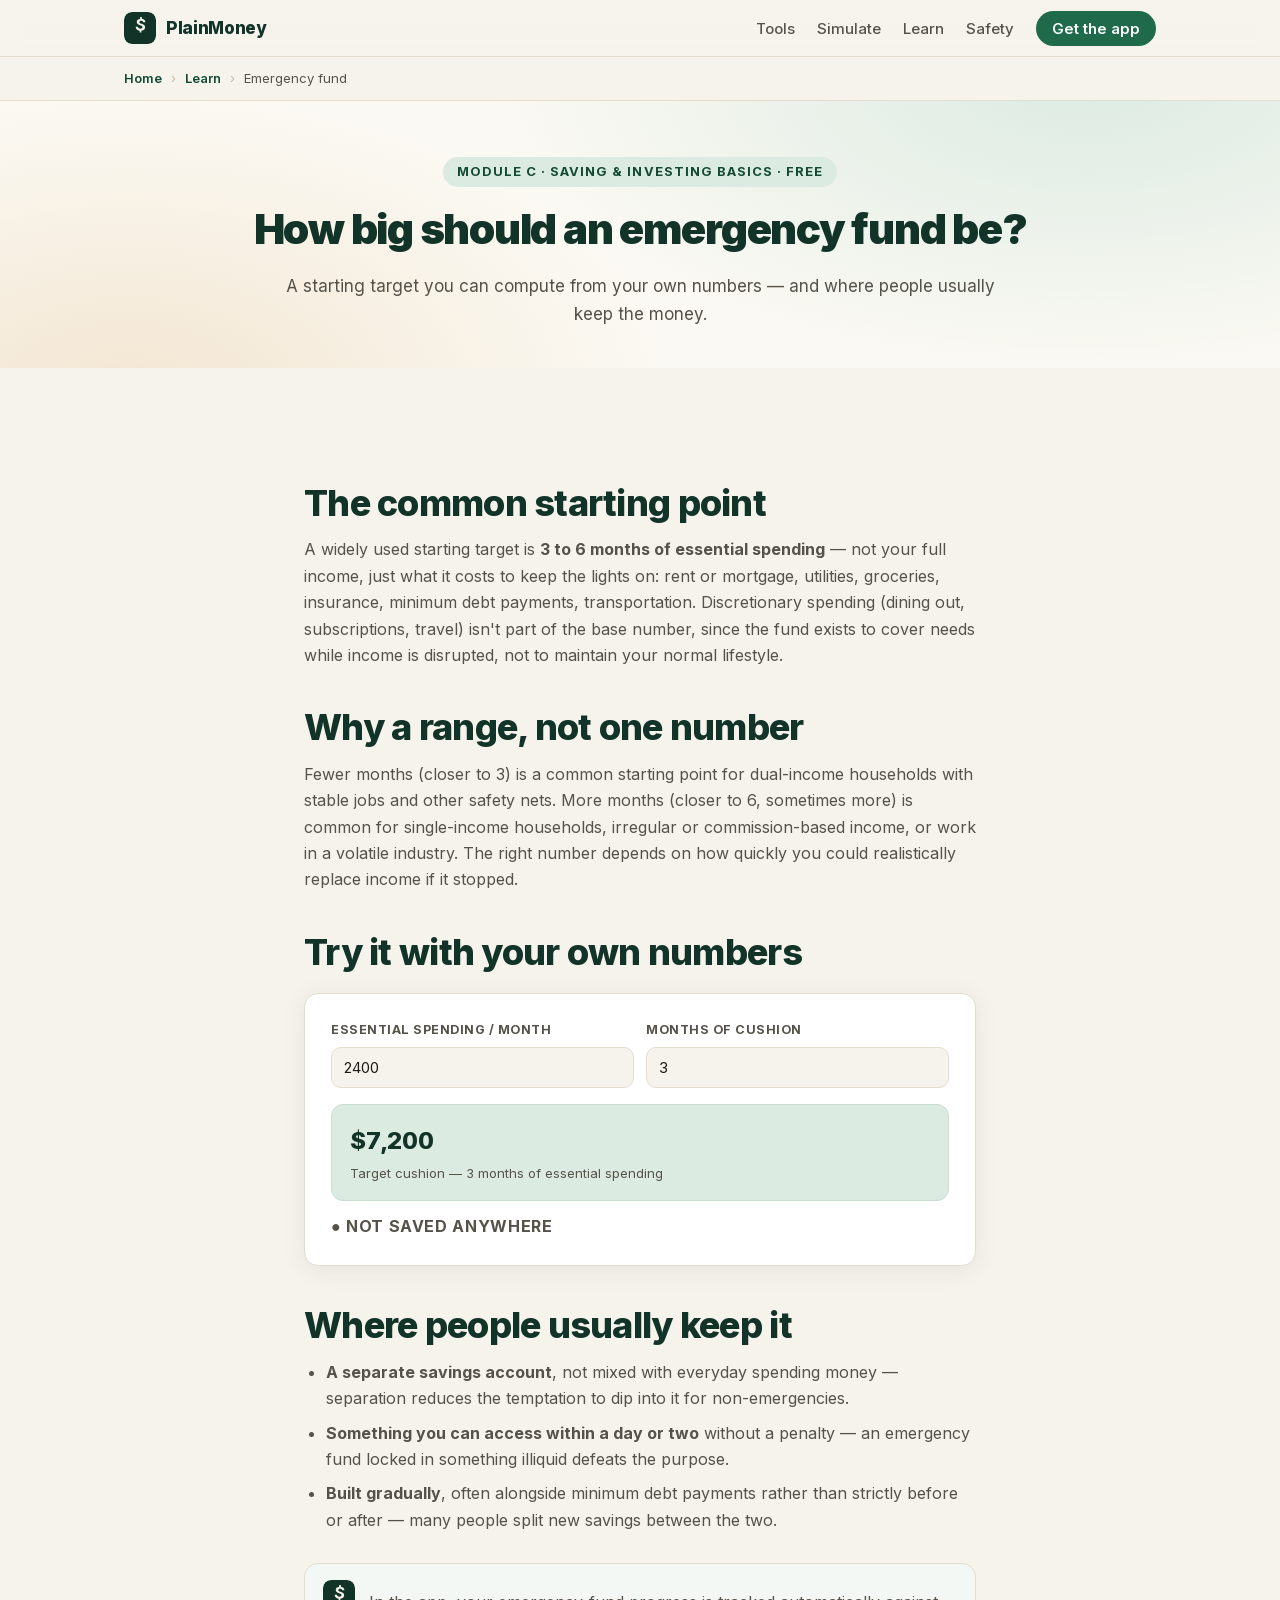
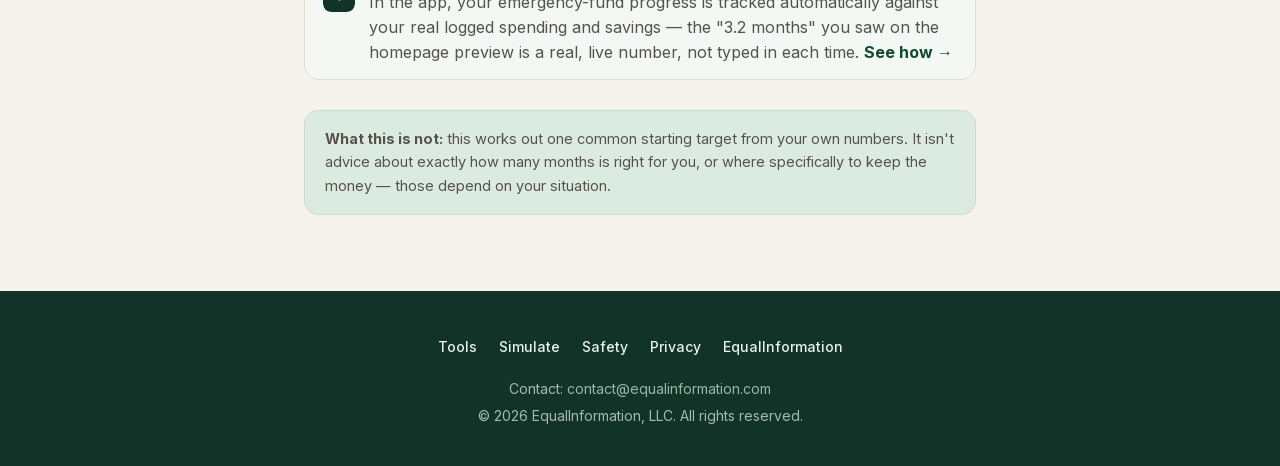
<file: learn/emergency-fund.html>
<!DOCTYPE html>
<html lang="en">
<head>
<meta charset="UTF-8">
<meta name="viewport" content="width=device-width, initial-scale=1.0">
<title>How big should an emergency fund be? — PlainMoney</title>
<meta name="description" content="3 vs. 6 months of essential spending as a starting target, and where to actually keep the money. Plain-language, with a live calculator.">
<link rel="canonical" href="https://equalinformation.com/plain-money-personal-finance-site/learn/emergency-fund.html">
<link rel="icon" type="image/svg+xml" href="../assets/img/favicon.svg">
<meta name="theme-color" content="#123328">
<link rel="stylesheet" href="../assets/fonts/inter.css">
<link rel="stylesheet" href="../assets/css/style.css">
<style>.article{max-width:720px;margin:0 auto}.article h2{margin-top:38px}.article p{color:var(--ink-soft);font-size:16px;margin-top:12px}.article ul{color:var(--ink-soft);font-size:16px;margin-top:12px;padding-left:22px}.article li{margin-bottom:8px}</style>
</head>
<body>

<nav aria-label="Main">
  <div class="nav-inner">
    <a href="../" class="nav-logo"><img src="../assets/img/favicon.svg" alt="" width="32" height="32"><span>PlainMoney</span></a>
    <ul class="nav-links" id="nav-links">
      <li><a href="../tools/">Tools</a></li>
      <li><a href="../simulate/">Simulate</a></li>
      <li><a href="./">Learn</a></li>
      <li><a href="../safety/">Safety</a></li>
      <li><a href="../#apps" class="nav-cta">Get the app</a></li>
    </ul>
    <button class="mobile-menu-btn" onclick="document.getElementById('nav-links').classList.toggle('show')" aria-label="Menu">&#9776;</button>
  </div>
</nav>
<div class="crumbs"><div class="wrap"><a href="../">Home</a><span class="sep">&rsaquo;</span><a href="./">Learn</a><span class="sep">&rsaquo;</span><span class="current">Emergency fund</span></div></div>

<main>
<header class="hero hero-sub">
  <div class="wrap">
    <p class="kicker">Module C &middot; Saving &amp; Investing Basics &middot; Free</p>
    <h1 style="font-size:clamp(28px,4.5vw,42px)">How big should an emergency fund be?</h1>
    <p class="lede">A starting target you can compute from your own numbers — and where people usually keep the money.</p>
  </div>
</header>

<section class="section">
  <div class="wrap article">
    <h2>The common starting point</h2>
    <p>A widely used starting target is <strong>3 to 6 months of essential spending</strong> — not
    your full income, just what it costs to keep the lights on: rent or mortgage, utilities,
    groceries, insurance, minimum debt payments, transportation. Discretionary spending (dining
    out, subscriptions, travel) isn't part of the base number, since the fund exists to cover
    needs while income is disrupted, not to maintain your normal lifestyle.</p>

    <h2>Why a range, not one number</h2>
    <p>Fewer months (closer to 3) is a common starting point for dual-income households with
    stable jobs and other safety nets. More months (closer to 6, sometimes more) is common for
    single-income households, irregular or commission-based income, or work in a volatile
    industry. The right number depends on how quickly you could realistically replace income if
    it stopped.</p>

    <h2>Try it with your own numbers</h2>
    <div class="tool-card" data-tool="emergency-fund" style="margin-top:20px">
      <div class="tool-row" style="grid-template-columns:1fr 1fr">
        <div class="field">
          <label for="e-essentials">Essential spending / month</label>
          <input id="e-essentials" type="number" min="0" step="50" value="2400" data-in="essentials">
        </div>
        <div class="field">
          <label for="e-months">Months of cushion</label>
          <input id="e-months" type="number" min="1" max="12" step="1" value="3" data-in="months">
        </div>
      </div>
      <div data-out></div>
      <p class="tool-not-saved">&#9679; Not saved anywhere</p>
    </div>

    <h2>Where people usually keep it</h2>
    <ul>
      <li><strong>A separate savings account</strong>, not mixed with everyday spending money — separation reduces the temptation to dip into it for non-emergencies.</li>
      <li><strong>Something you can access within a day or two</strong> without a penalty — an emergency fund locked in something illiquid defeats the purpose.</li>
      <li><strong>Built gradually</strong>, often alongside minimum debt payments rather than strictly before or after — many people split new savings between the two.</li>
    </ul>

    <div class="app-plug" style="margin-top:30px">
      <img src="../assets/img/favicon.svg" alt="">
      <p>In the app, your emergency-fund progress is tracked automatically against your real
      logged spending and savings — the "3.2 months" you saw on the homepage preview is a real,
      live number, not typed in each time. <a href="../#apps">See how &rarr;</a></p>
    </div>

    <div class="fineprint" style="text-align:left">
      <strong>What this is not:</strong> this works out one common starting target from your own
      numbers. It isn't advice about exactly how many months is right for you, or where
      specifically to keep the money — those depend on your situation.
    </div>
  </div>
</section>
</main>

<footer>
  <div class="wrap footer-inner">
    <ul class="footer-links">
      <li><a href="../tools/">Tools</a></li>
      <li><a href="../simulate/">Simulate</a></li>
      <li><a href="../safety/">Safety</a></li>
      <li><a href="../privacy.html">Privacy</a></li>
      <li><a href="https://equalinformation.com" target="_blank" rel="noopener">EqualInformation</a></li>
    </ul>
    <p class="footer-copy">Contact: <a href="mailto:contact@equalinformation.com">contact@equalinformation.com</a><br>&copy; 2026 EqualInformation, LLC. All rights reserved.</p>
  </div>
</footer>

<script>document.querySelectorAll('.nav-links a').forEach(function(a){a.addEventListener('click',function(){document.getElementById('nav-links').classList.remove('show');});});</script>
<script src="../assets/js/tools.js"></script>
</body>
</html>
</file>
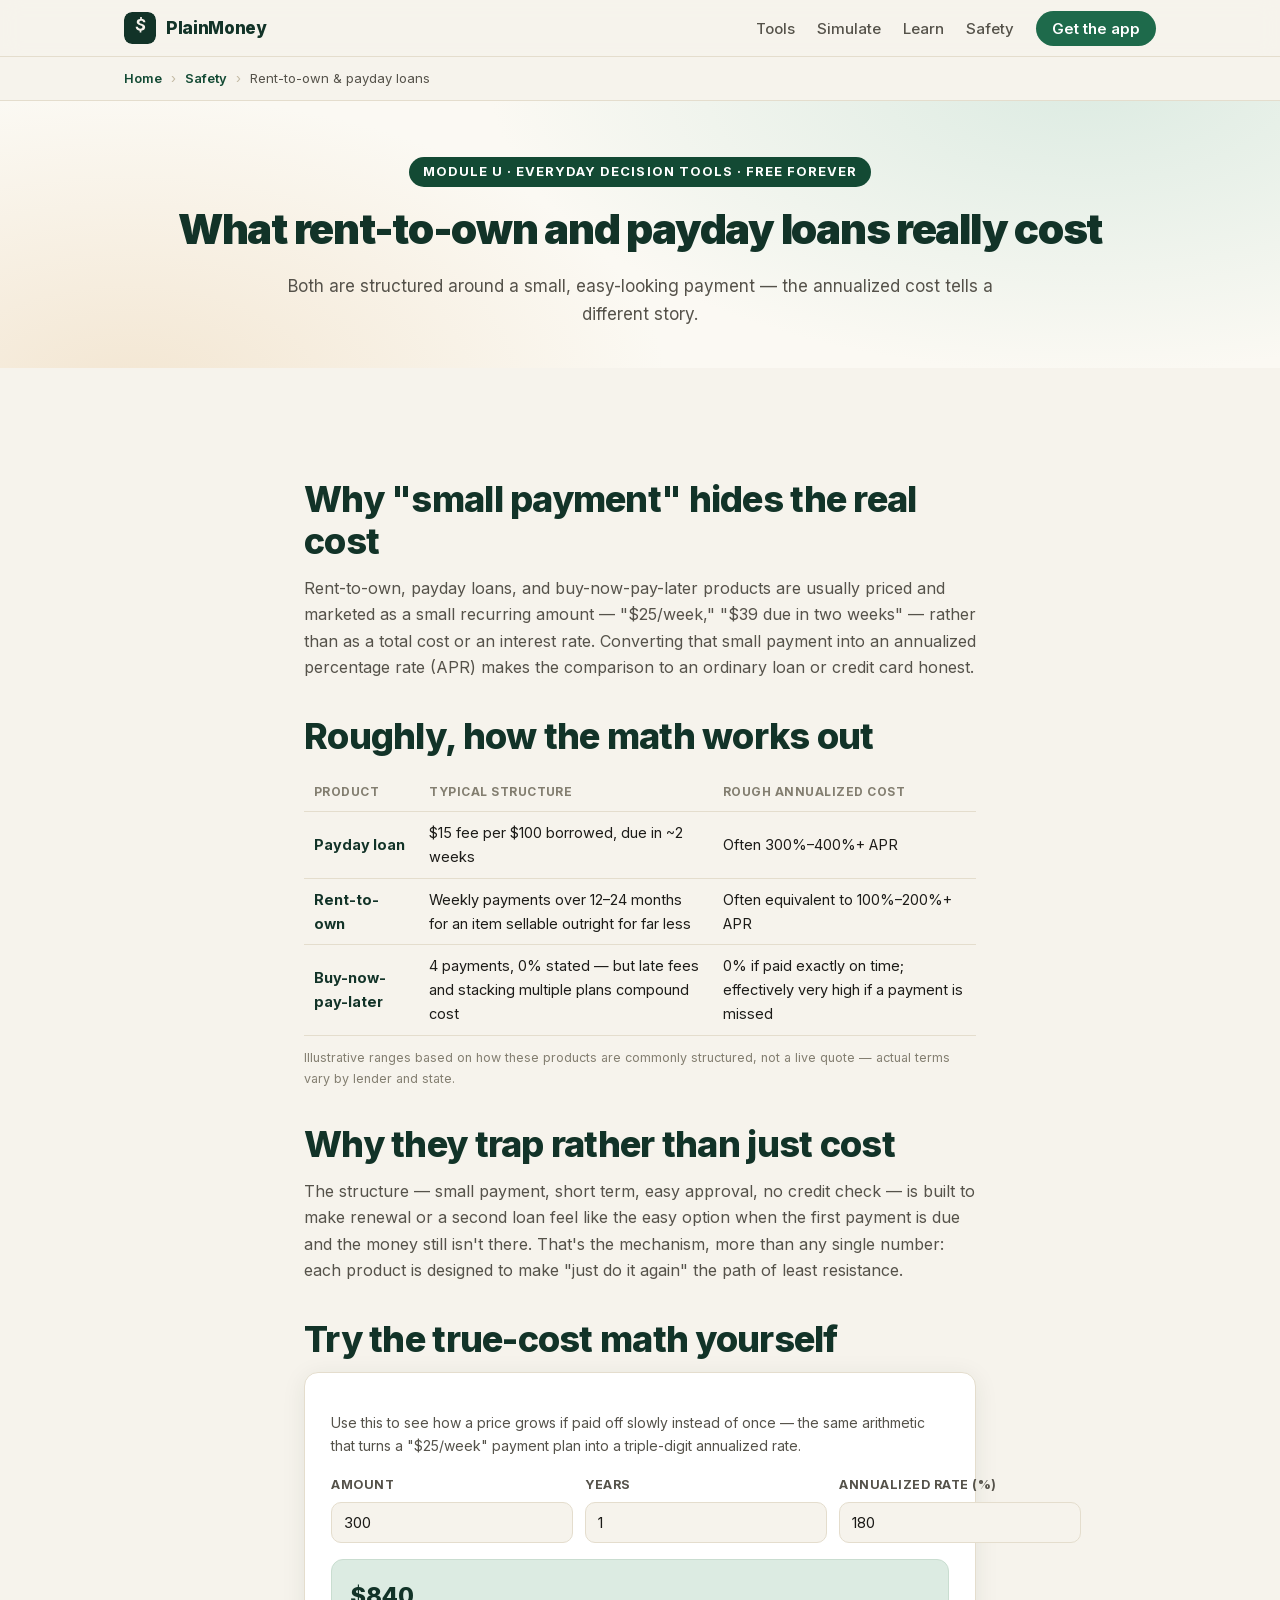
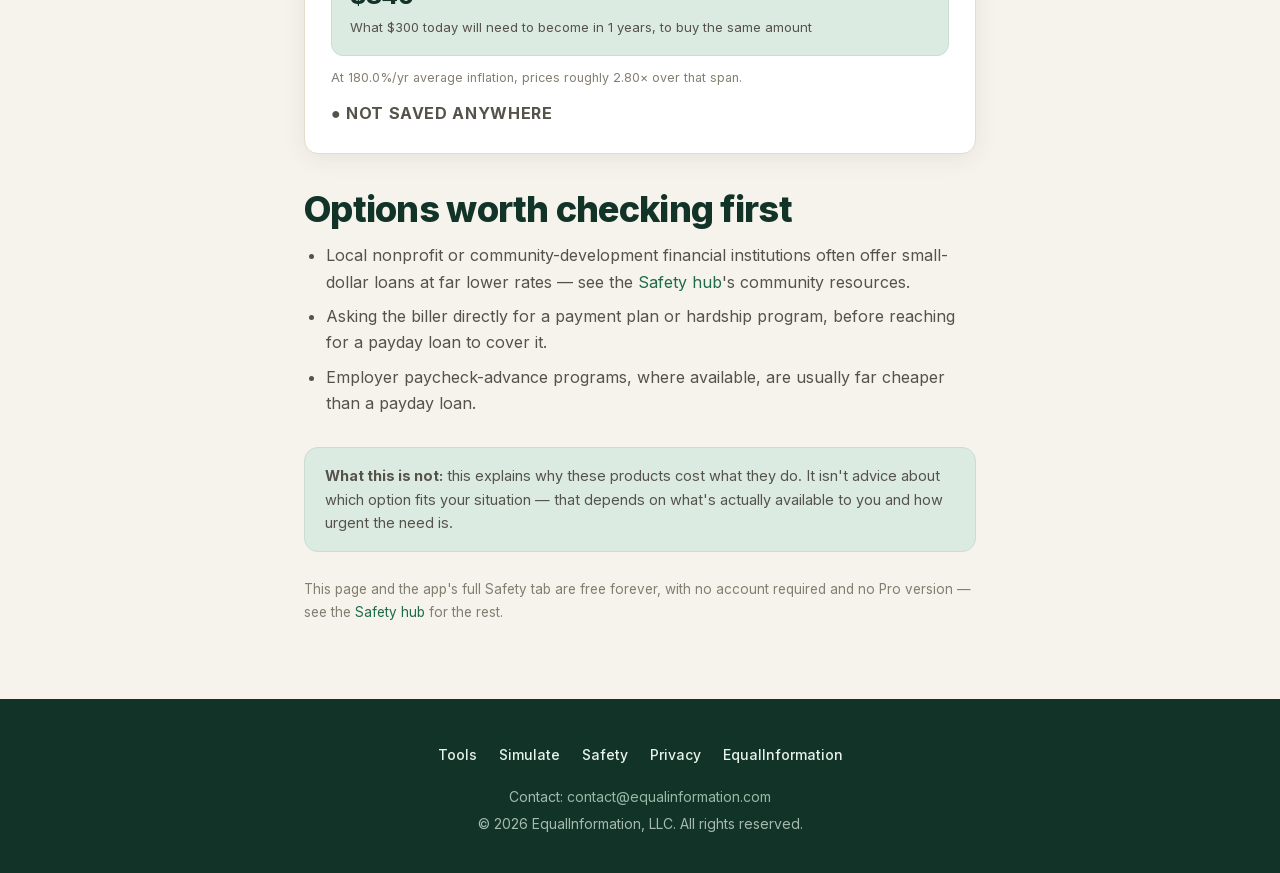
<file: learn/rent-to-own-and-payday-loans.html>
<!DOCTYPE html>
<html lang="en">
<head>
<meta charset="UTF-8">
<meta name="viewport" content="width=device-width, initial-scale=1.0">
<title>What rent-to-own and payday loans really cost — PlainMoney Safety</title>
<meta name="description" content="The true annualized cost of rent-to-own, payday loans, and buy-now-pay-later — and why they trap rather than just cost. Free forever, with a live calculator.">
<link rel="canonical" href="https://equalinformation.com/plain-money-personal-finance-site/learn/rent-to-own-and-payday-loans.html">
<link rel="icon" type="image/svg+xml" href="../assets/img/favicon.svg">
<meta name="theme-color" content="#123328">
<link rel="stylesheet" href="../assets/fonts/inter.css">
<link rel="stylesheet" href="../assets/css/style.css">
<style>.article{max-width:720px;margin:0 auto}.article h2{margin-top:34px}.article p{color:var(--ink-soft);font-size:16px;margin-top:12px}.article table{width:100%;border-collapse:collapse;margin-top:16px;font-size:14.5px}
.article th,.article td{text-align:left;padding:9px 10px;border-bottom:1px solid var(--line)}
.article th{color:var(--ink-faint);font-size:12px;text-transform:uppercase;letter-spacing:.04em}
.article td strong{color:var(--green-900)}
</style>
</head>
<body>

<nav aria-label="Main">
  <div class="nav-inner">
    <a href="../" class="nav-logo"><img src="../assets/img/favicon.svg" alt="" width="32" height="32"><span>PlainMoney</span></a>
    <ul class="nav-links" id="nav-links">
      <li><a href="../tools/">Tools</a></li>
      <li><a href="../simulate/">Simulate</a></li>
      <li><a href="./">Learn</a></li>
      <li><a href="../safety/">Safety</a></li>
      <li><a href="../#apps" class="nav-cta">Get the app</a></li>
    </ul>
    <button class="mobile-menu-btn" onclick="document.getElementById('nav-links').classList.toggle('show')" aria-label="Menu">&#9776;</button>
  </div>
</nav>
<div class="crumbs"><div class="wrap"><a href="../">Home</a><span class="sep">&rsaquo;</span><a href="../safety/">Safety</a><span class="sep">&rsaquo;</span><span class="current">Rent-to-own &amp; payday loans</span></div></div>

<main>
<header class="hero hero-sub">
  <div class="wrap">
    <p class="kicker" style="background:var(--green-700);color:#fff">Module U &middot; Everyday Decision Tools &middot; Free forever</p>
    <h1 style="font-size:clamp(28px,4.5vw,42px)">What rent-to-own and payday loans really cost</h1>
    <p class="lede">Both are structured around a small, easy-looking payment — the annualized cost tells a different story.</p>
  </div>
</header>

<section class="section">
  <div class="wrap article">
    <h2>Why "small payment" hides the real cost</h2>
    <p>Rent-to-own, payday loans, and buy-now-pay-later products are usually priced and marketed
    as a small recurring amount — "$25/week," "$39 due in two weeks" — rather than as a total
    cost or an interest rate. Converting that small payment into an annualized percentage rate
    (APR) makes the comparison to an ordinary loan or credit card honest.</p>

    <h2>Roughly, how the math works out</h2>
    <table>
      <tr><th>Product</th><th>Typical structure</th><th>Rough annualized cost</th></tr>
      <tr><td><strong>Payday loan</strong></td><td>$15 fee per $100 borrowed, due in ~2 weeks</td><td>Often 300%&ndash;400%+ APR</td></tr>
      <tr><td><strong>Rent-to-own</strong></td><td>Weekly payments over 12&ndash;24 months for an item sellable outright for far less</td><td>Often equivalent to 100%&ndash;200%+ APR</td></tr>
      <tr><td><strong>Buy-now-pay-later</strong></td><td>4 payments, 0% stated — but late fees and stacking multiple plans compound cost</td><td>0% if paid exactly on time; effectively very high if a payment is missed</td></tr>
    </table>
    <p style="font-size:12.5px;color:var(--ink-faint)">Illustrative ranges based on how these products are commonly structured, not a live quote — actual terms vary by lender and state.</p>

    <h2>Why they trap rather than just cost</h2>
    <p>The structure — small payment, short term, easy approval, no credit check — is built to
    make renewal or a second loan feel like the easy option when the first payment is due and
    the money still isn't there. That's the mechanism, more than any single number: each product
    is designed to make "just do it again" the path of least resistance.</p>

    <h2>Try the true-cost math yourself</h2>
    <div class="tool-card" data-tool="real-cost" style="margin-top:10px">
      <p class="tool-desc">Use this to see how a price grows if paid off slowly instead of once — the same
      arithmetic that turns a "$25/week" payment plan into a triple-digit annualized rate.</p>
      <div class="tool-row" style="grid-template-columns:1fr 1fr 1fr">
        <div class="field"><label for="p-amount">Amount</label><input id="p-amount" type="number" min="0" step="10" value="300" data-in="amount"></div>
        <div class="field"><label for="p-years">Years</label><input id="p-years" type="number" min="0" step="0.1" value="1" data-in="years"></div>
        <div class="field"><label for="p-infl">Annualized rate (%)</label><input id="p-infl" type="number" min="0" step="1" value="180" data-in="inflation"></div>
      </div>
      <div data-out></div>
      <p class="tool-not-saved">&#9679; Not saved anywhere</p>
    </div>

    <h2>Options worth checking first</h2>
    <ul style="color:var(--ink-soft);font-size:16px;margin-top:12px;padding-left:22px">
      <li style="margin-bottom:8px">Local nonprofit or community-development financial institutions often offer small-dollar loans at far lower rates — see the <a href="../safety/">Safety hub</a>'s community resources.</li>
      <li style="margin-bottom:8px">Asking the biller directly for a payment plan or hardship program, before reaching for a payday loan to cover it.</li>
      <li style="margin-bottom:8px">Employer paycheck-advance programs, where available, are usually far cheaper than a payday loan.</li>
    </ul>

    <div class="fineprint" style="text-align:left">
      <strong>What this is not:</strong> this explains why these products cost what they do. It
      isn't advice about which option fits your situation — that depends on what's actually
      available to you and how urgent the need is.
    </div>

    <p style="margin-top:26px;font-size:13.5px;color:var(--ink-faint)">This page and the app's full Safety tab are free forever, with no account required and no Pro version — see the <a href="../safety/">Safety hub</a> for the rest.</p>
  </div>
</section>
</main>

<footer>
  <div class="wrap footer-inner">
    <ul class="footer-links">
      <li><a href="../tools/">Tools</a></li>
      <li><a href="../simulate/">Simulate</a></li>
      <li><a href="../safety/">Safety</a></li>
      <li><a href="../privacy.html">Privacy</a></li>
      <li><a href="https://equalinformation.com" target="_blank" rel="noopener">EqualInformation</a></li>
    </ul>
    <p class="footer-copy">Contact: <a href="mailto:contact@equalinformation.com">contact@equalinformation.com</a><br>&copy; 2026 EqualInformation, LLC. All rights reserved.</p>
  </div>
</footer>

<script>document.querySelectorAll('.nav-links a').forEach(function(a){a.addEventListener('click',function(){document.getElementById('nav-links').classList.remove('show');});});</script>
<script src="../assets/js/tools.js"></script>
</body>
</html>
</file>
<file: assets/fonts/inter.css>
/* Inter variable font (latin subset) — self-hosted, no third-party requests.
   Single variable file covers all weights 100–900. */
@font-face {
    font-family: 'Inter';
    font-style: normal;
    font-weight: 100 900;
    font-display: swap;
    src: url(inter-latin-var.woff2) format('woff2');
    unicode-range: U+0000-00FF, U+0131, U+0152-0153, U+02BB-02BC, U+02C6, U+02DA, U+02DC, U+0304, U+0308, U+0329, U+2000-206F, U+20AC, U+2122, U+2191, U+2193, U+2212, U+2215, U+FEFF, U+FFFD;
}
</file>
<file: assets/css/style.css>
/* PlainMoney — brand stylesheet
   Formula shared with nutrisize.health / insurance-site: white-canvas-style layout,
   Inter type, pill kickers, 14px card radius, tinted-hairline cards, dark footer band.
   Palette is PlainMoney's OWN — pulled straight from the shipped app's "Paper & Ink"
   theme (ios/PlainMoney/Resources/Theme.swift, android Colors.kt) so the site previews
   what the app actually looks like: warm paper, not white; deep green; amber only for
   genuine caution. Not a copy of nutrisize's green or insurance's blue — same formula,
   this product's own colors. */

:root {
    --green-900: #123328;
    --green-700: #134a34;
    --green-600: #1e6a4b;
    --green-500: #278860;
    --green-100: #dcebe2;
    --amber-700: #6e4509;
    --amber-600: #8a5a0c;
    --amber-500: #a8690e;
    --amber-100: #f3e6d2;
    --red-600: #b3311f;
    --ink: #1c1b18;
    --ink-soft: #55524a;
    --ink-faint: #837e70;
    --paper: #f6f3ec;
    --paper-tint: #fbf9f3;
    --card: #ffffff;
    --line: #e4ddcd;
    --radius: 14px;
    --shadow: 0 4px 24px rgba(18, 51, 40, 0.08);
    --maxw: 1080px;
}

* { margin: 0; padding: 0; box-sizing: border-box; }

html { scroll-behavior: smooth; scroll-padding-top: 74px; }

body {
    font-family: 'Inter', -apple-system, BlinkMacSystemFont, 'Segoe UI', Roboto, sans-serif;
    color: var(--ink);
    background: var(--paper);
    line-height: 1.65;
    font-size: 16px;
    -webkit-font-smoothing: antialiased;
}

img { max-width: 100%; display: block; }
a { color: var(--green-600); text-decoration: none; }
a:hover { text-decoration: underline; }

.wrap { max-width: var(--maxw); margin: 0 auto; padding: 0 24px; }

.sr-only, .skip {
    position: absolute; width: 1px; height: 1px; overflow: hidden;
    clip: rect(0 0 0 0); white-space: nowrap;
}
.skip:focus {
    position: fixed; top: 8px; left: 8px; z-index: 100; width: auto; height: auto;
    clip: auto; background: var(--green-900); color: #fff; padding: 10px 16px;
    border-radius: 8px; text-decoration: none;
}

/* ---------- Navigation ---------- */

nav {
    position: sticky; top: 0; z-index: 50;
    background: rgba(246, 243, 236, 0.92);
    backdrop-filter: blur(10px);
    -webkit-backdrop-filter: blur(10px);
    border-bottom: 1px solid var(--line);
}
.nav-inner {
    max-width: var(--maxw); margin: 0 auto; padding: 12px 24px;
    display: flex; align-items: center; gap: 28px;
}
.nav-logo {
    display: flex; align-items: center; gap: 10px;
    font-weight: 800; font-size: 17px; color: var(--green-900);
    letter-spacing: -0.02em;
}
.nav-logo img { width: 32px; height: 32px; border-radius: 8px; }
.nav-links { display: flex; gap: 22px; list-style: none; margin-left: auto; align-items: center; }
.nav-links a { color: var(--ink-soft); font-size: 15px; font-weight: 500; text-decoration: none; }
.nav-links a:hover { color: var(--green-700); text-decoration: none; }
.nav-links .nav-cta {
    background: var(--green-600); color: #fff !important;
    padding: 8px 16px; border-radius: 999px; font-weight: 600;
}
.nav-links .nav-cta:hover { background: var(--green-700); }
.mobile-menu-btn {
    display: none; margin-left: auto; background: none; border: none;
    font-size: 24px; color: var(--green-900); cursor: pointer;
}

.crumbs { background: var(--paper); border-bottom: 1px solid var(--line); }
.crumbs .wrap { padding: 11px 24px; font-size: 13px; color: var(--ink-faint);
    display: flex; flex-wrap: wrap; align-items: center; gap: 2px 0; }
.crumbs a { color: var(--green-700); font-weight: 600; }
.crumbs .sep { margin: 0 9px; color: #c2b9a2; }
.crumbs .current { color: var(--ink-soft); }

/* ---------- Hero ---------- */

.hero {
    background:
        radial-gradient(1000px 500px at 85% -10%, var(--green-100) 0%, transparent 60%),
        radial-gradient(900px 500px at 10% 110%, var(--amber-100) 0%, transparent 60%),
        var(--paper-tint);
    padding: 84px 0 72px;
    text-align: center;
}
.hero-sub { padding: 56px 0 40px; }

.kicker {
    display: inline-block; font-size: 13px; font-weight: 700; letter-spacing: 0.08em;
    text-transform: uppercase; color: var(--green-700);
    background: var(--green-100); border-radius: 999px; padding: 4px 14px; margin-bottom: 18px;
}

.hero h1 {
    font-size: clamp(34px, 5.5vw, 56px);
    font-weight: 900; letter-spacing: -0.03em; line-height: 1.12;
    color: var(--green-900);
}
.hero h1 .accent { color: var(--green-600); }

.hero .tagline {
    margin-top: 14px; font-size: clamp(17px, 2.4vw, 21px);
    font-weight: 600; color: var(--amber-700);
}

.hero .lede {
    margin: 20px auto 0; max-width: 720px;
    font-size: 17px; color: var(--ink-soft);
}

.cta-row {
    margin-top: 32px; display: flex; flex-wrap: wrap; gap: 12px;
    justify-content: center; align-items: center;
}

.btn {
    display: inline-flex; align-items: center; gap: 8px;
    padding: 13px 26px; border-radius: 10px;
    font-weight: 700; font-size: 15.5px; text-decoration: none;
    border: none; cursor: pointer;
    transition: background .15s, border-color .15s, transform .1s;
}
.btn:hover { text-decoration: none; }
.btn:active { transform: translateY(1px); }
.btn-primary { background: var(--green-600); color: #fff; box-shadow: 0 6px 18px rgba(30,106,75,.25); }
.btn-primary:hover { background: var(--green-700); }
.btn-ghost { background: #fff; color: var(--green-900); border: 2px solid var(--green-100); }
.btn-ghost:hover { border-color: var(--green-600); }
.btn.outline { background: transparent; border: 2px solid var(--green-600); color: var(--green-700); }

/* Hero "Today tab" mockup */

.phone {
    background: #fff;
    border: 1px solid var(--line);
    border-radius: 24px; padding: 22px;
    box-shadow: 0 12px 34px rgba(18, 51, 40, 0.14);
    max-width: 400px; margin: 44px auto 0;
    text-align: left;
}
.phone-top { display: flex; justify-content: space-between; align-items: center; gap: 8px; margin-bottom: 14px; }
.phone-title { font-weight: 700; font-size: 13px; color: var(--ink-faint); text-transform: uppercase; letter-spacing: .06em; }
.phone-hero { text-align: center; padding: 8px 0 16px; border-bottom: 1px solid var(--line); margin-bottom: 14px; }
.phone-hero .amt { font-size: 34px; font-weight: 900; color: var(--green-800, var(--green-700)); letter-spacing: -0.02em; font-variant-numeric: tabular-nums; }
.phone-hero .cap { font-size: 12.5px; color: var(--ink-faint); margin-top: 2px; }
.phone-bar { display: flex; gap: 3px; margin-top: 14px; height: 28px; align-items: flex-end; }
.phone-bar span { flex: 1; background: var(--green-100); border-radius: 3px; }
.phone-bar span.low { background: var(--amber-100); }
.phone-row { display: flex; justify-content: space-between; align-items: center; padding: 9px 0; border-bottom: 1px solid var(--line); font-size: 13.5px; }
.phone-row:last-child { border-bottom: none; }
.phone-row .tag { color: var(--ink-soft); }
.phone-row .val { font-weight: 700; color: var(--ink); font-variant-numeric: tabular-nums; }
.phone-note { text-align: center; font-size: 12.5px; color: var(--ink-faint); margin-top: 14px; }

.hero-points {
    list-style: none; margin-top: 30px;
    display: flex; flex-wrap: wrap; gap: 10px; justify-content: center;
}
.hero-points li {
    background: #fff; border: 1px solid var(--line); border-radius: 999px;
    padding: 8px 18px 8px 38px; font-size: 14px; font-weight: 500; color: var(--ink-soft);
    position: relative;
}
.hero-points li::before {
    content: ""; position: absolute; left: 15px; top: 50%; margin-top: -8px;
    width: 16px; height: 16px;
    background: no-repeat center / contain
      url('data:image/svg+xml,<svg xmlns="http://www.w3.org/2000/svg" viewBox="0 0 16 16"><path d="M3 8.5 6.5 12 13 4.5" fill="none" stroke="%231e6a4b" stroke-width="2.4" stroke-linecap="round" stroke-linejoin="round"/></svg>');
}

/* ---------- Principles strip ---------- */

.sources { background: var(--card); padding: 30px 0 38px; border-bottom: 1px solid var(--line); }
.sources-label {
    text-align: center; color: var(--ink-faint); font-size: 13px; font-weight: 700;
    letter-spacing: 0.08em; text-transform: uppercase; margin-bottom: 16px;
}
.source-chips { list-style: none; display: flex; flex-wrap: wrap; justify-content: center; gap: 10px 12px; }
.source-chips li {
    background: var(--green-100); color: var(--green-700);
    border-radius: 999px; padding: 8px 18px; font-weight: 600; font-size: 14px;
}

/* ---------- Sections ---------- */

.section { padding: 76px 0; }
.section.tint { background: var(--paper-tint); border-top: 1px solid var(--line); border-bottom: 1px solid var(--line); }

.section-head { text-align: center; max-width: 760px; margin: 0 auto; }
.section-head .kicker { margin-bottom: 14px; }

h2 {
    font-size: clamp(26px, 4vw, 36px);
    font-weight: 800; letter-spacing: -0.02em; line-height: 1.18;
    color: var(--green-900); margin-bottom: 12px;
}
h3 { font-size: 18px; font-weight: 700; color: var(--green-900); line-height: 1.35; }

.section-lede { color: var(--ink-soft); font-size: 16.5px; }
.lede-light { color: #d6e9df; }

/* Cards / grids */

.grid { display: grid; grid-template-columns: repeat(3, 1fr); gap: 20px; margin-top: 44px; }
.grid.cols-2 { grid-template-columns: repeat(2, 1fr); }
.grid.cols-4 { grid-template-columns: repeat(4, 1fr); }

.card {
    background: var(--card); border: 1px solid var(--line); border-radius: var(--radius);
    box-shadow: var(--shadow); padding: 24px;
    transition: transform .18s, box-shadow .18s;
}
.card.hoverable:hover { transform: translateY(-3px); box-shadow: 0 10px 30px rgba(18,51,40,.13); }
.card .icon {
    width: 46px; height: 46px; border-radius: 12px; display: flex;
    align-items: center; justify-content: center; font-size: 22px;
    background: var(--green-100); margin-bottom: 14px;
}
.card .icon.amber { background: var(--amber-100); }
.card h3 { margin-bottom: 6px; }
.card p { font-size: 14.5px; color: var(--ink-soft); }
.card-link { display: block; color: inherit; text-decoration: none; }
.card-link:hover { text-decoration: none; }
.go { color: var(--green-600); font-weight: 800; }
.try { display: block; margin-top: 6px; font-size: 13px; color: var(--green-700); font-weight: 600; }

.badge {
    display: inline-block; font-size: 11px; font-weight: 700; letter-spacing: .05em;
    text-transform: uppercase; border-radius: 999px; padding: 3px 10px;
}
.badge-free { background: var(--green-100); color: var(--green-700); }
.badge-forever { background: var(--green-700); color: #fff; }
.badge-pro { background: var(--amber-100); color: var(--amber-700); }
.badge-soon { background: #efe9d9; color: var(--ink-faint); }

/* Steps */

.steps { list-style: none; margin-top: 44px; display: grid; grid-template-columns: repeat(auto-fit, minmax(230px, 1fr)); gap: 20px; }
.steps li { background: var(--card); border: 1px solid var(--line); border-radius: var(--radius); box-shadow: var(--shadow); padding: 26px 24px; }
.step-num {
    display: inline-flex; align-items: center; justify-content: center;
    width: 36px; height: 36px; border-radius: 50%;
    background: var(--green-100); color: var(--green-700); font-weight: 800; font-size: 15px;
    margin-bottom: 14px;
}
.steps h3 { margin-bottom: 8px; }
.steps p { font-size: 14.5px; color: var(--ink-soft); }

.fineprint {
    margin: 30px auto 0; font-size: 14.5px; color: var(--ink-soft); max-width: 760px;
    background: var(--green-100); border: 1px solid #c9ddd0; border-radius: var(--radius);
    padding: 16px 20px; text-align: center;
}

/* Versus */

.versus { display: grid; grid-template-columns: repeat(auto-fit, minmax(290px, 1fr)); gap: 20px; margin-top: 44px; }
.v-col { border-radius: 20px; padding: 32px 30px; }
.v-col h3 { margin-bottom: 18px; font-size: 19px; }
.v-col ul { list-style: none; display: grid; gap: 13px; }
.v-col li { padding-left: 30px; position: relative; font-size: 15px; }
.v-col li::before { content: ""; position: absolute; left: 0; top: 3px; width: 18px; height: 18px; background: no-repeat center / contain; }
.v-them { background: var(--card); border: 1px solid var(--line); box-shadow: var(--shadow); }
.v-them li { color: var(--ink-soft); }
.v-them li::before { background-image: url('data:image/svg+xml,<svg xmlns="http://www.w3.org/2000/svg" viewBox="0 0 18 18"><path d="M5 5l8 8M13 5l-8 8" stroke="%23b3311f" stroke-width="2" stroke-linecap="round"/></svg>'); }
.v-us { background: linear-gradient(120deg, var(--green-900), var(--green-600)); }
.v-us h3 { color: #fff; }
.v-us li { color: #e6f2ec; }
.v-us li::before { background-image: url('data:image/svg+xml,<svg xmlns="http://www.w3.org/2000/svg" viewBox="0 0 18 18"><path d="M4 9.5 7.5 13 14 5.5" fill="none" stroke="%23bdf0d8" stroke-width="2.4" stroke-linecap="round" stroke-linejoin="round"/></svg>'); }

/* Tools (calculators) */

.tool-card { background: var(--card); border: 1px solid var(--line); border-radius: var(--radius); box-shadow: var(--shadow); padding: 26px; }
.tool-card h3 { margin-bottom: 4px; }
.tool-card .tool-desc { font-size: 14px; color: var(--ink-soft); margin-bottom: 18px; }
.tool-row { display: grid; grid-template-columns: 1fr; gap: 12px; margin-bottom: 14px; }
.field { display: flex; flex-direction: column; gap: 6px; }
.field label { font-size: 12.5px; font-weight: 700; color: var(--ink-soft); text-transform: uppercase; letter-spacing: .04em; }
.field input, .field select {
    font-family: inherit; font-size: 15px; padding: 10px 12px;
    border: 1.5px solid var(--line); border-radius: 10px; background: var(--paper);
    color: var(--ink);
}
.field input:focus, .field select:focus { outline: 2px solid var(--green-500); outline-offset: 1px; border-color: var(--green-500); }
.tool-result {
    margin-top: 16px; padding: 16px 18px; border-radius: 12px;
    background: var(--green-100); border: 1px solid #c9ddd0;
}
.tool-result .r-num { font-size: 24px; font-weight: 800; color: var(--green-900); font-variant-numeric: tabular-nums; }
.tool-result .r-label { font-size: 13px; color: var(--ink-soft); margin-top: 2px; }
.tool-note { margin-top: 12px; font-size: 12.5px; color: var(--ink-faint); }
.tool-not-saved {
    display: inline-flex; align-items: center; gap: 6px; font-size: 11.5px; font-weight: 700;
    color: var(--ink-faint); text-transform: uppercase; letter-spacing: .04em; margin-top: 12px;
}

/* App/Pro plug components */

.app-plug {
    display: flex; align-items: flex-start; gap: 14px;
    max-width: 760px; margin: 26px auto 0; padding: 14px 18px;
    background: #f3f8f4; border: 1px solid var(--line); border-radius: 14px;
}
.app-plug img { width: 32px; height: 32px; border-radius: 8px; flex: none; margin-top: 2px; }
.app-plug p { margin: 0; font-size: 14px; line-height: 1.55; color: var(--ink-soft); }
.app-plug a { color: var(--green-700); font-weight: 700; white-space: nowrap; }

.iap-plug {
    display: flex; align-items: center; gap: 18px; flex-wrap: wrap;
    max-width: 900px; margin: 30px auto 0; padding: 20px 24px;
    background: linear-gradient(120deg, #f2f8f4, #fbf1e2);
    border: 1px solid var(--line); border-radius: 14px;
}
.iap-plug .iap-icon { width: 50px; height: 50px; border-radius: 12px; flex: none; }
.iap-plug .iap-copy { flex: 1 1 320px; min-width: 240px; }
.iap-plug .iap-copy strong { display: block; color: var(--green-900); font-size: 16px; margin-bottom: 4px; }
.iap-plug .iap-copy p { margin: 0; font-size: 14px; line-height: 1.55; color: var(--ink-soft); }
.iap-plug .iap-cta { flex: none; }

.pd-gate {
    margin: 18px 0 0; padding: 16px 18px; border-radius: 12px;
    background: linear-gradient(120deg, #f3f8f4, #fbf1e2); border: 1px dashed #cddccf;
}
.pd-gate h4 { margin: 0 0 4px; font-size: 14px; color: var(--green-900); }
.pd-gate p { margin: 0; font-size: 13.5px; line-height: 1.55; color: var(--ink-soft); }

/* Apps band */

.apps-band { padding: 76px 0; }
.apps-band .wrap.apps-grid {
    background: linear-gradient(120deg, var(--green-900), var(--green-600));
    border-radius: 24px; padding: clamp(36px, 5vw, 60px);
    max-width: calc(var(--maxw) - 48px);
    display: grid; grid-template-columns: minmax(0, 1.1fr) minmax(0, .9fr);
    gap: clamp(32px, 5vw, 64px); align-items: center;
}
.apps-band h2 { color: #fff; }
.apps-grid .cta-row { margin-top: 26px; justify-content: flex-start; }

.store-pill {
    display: inline-flex; align-items: center; padding: 12px 22px; border-radius: 12px;
    border: 1.5px solid rgba(255,255,255,.4); color: #fff;
    font-weight: 600; font-size: 14.5px; background: rgba(255,255,255,.08);
    text-decoration: none;
}
.store-pill.disabled { opacity: .72; cursor: default; }
.store-pill:hover { text-decoration: none; }

.apps-points { list-style: none; display: grid; gap: 14px; }
.apps-points li {
    color: #d9ecdf; font-size: 14.5px; padding: 15px 18px 15px 46px; position: relative;
    background: rgba(255,255,255,.08); border: 1px solid rgba(255,255,255,.14);
    border-radius: 14px;
}
.apps-points strong { color: #fff; display: block; margin-bottom: 2px; font-size: 15px; }
.apps-points li::before {
    content: ""; position: absolute; left: 16px; top: 19px; width: 18px; height: 18px;
    background: no-repeat center / contain
      url('data:image/svg+xml,<svg xmlns="http://www.w3.org/2000/svg" viewBox="0 0 18 18"><path d="M4 9.5 7.5 13 14 5.5" fill="none" stroke="%23bdf0d8" stroke-width="2.4" stroke-linecap="round" stroke-linejoin="round"/></svg>');
}

/* ---------- Footer ---------- */

footer { background: var(--green-900); color: #cfe0d6; padding: 44px 0 36px; font-size: 14px; }
.footer-inner { max-width: var(--maxw); margin: 0 auto; padding: 0 24px; text-align: center; }
.footer-links { list-style: none; display: flex; gap: 22px; justify-content: center; flex-wrap: wrap; margin-bottom: 18px; }
.footer-links a { color: #e7f2ea; font-weight: 500; }
.footer-links a:hover { color: #fff; }
.footer-copy { opacity: 0.78; line-height: 1.9; }
.footer-copy a { color: #b9e0c9; }

/* ---------- Reveal animation ---------- */

.reveal { opacity: 0; transform: translateY(18px); transition: opacity .6s ease, transform .6s ease; }
.reveal.in { opacity: 1; transform: none; }

@media (prefers-reduced-motion: reduce) {
    html { scroll-behavior: auto; }
    .reveal { opacity: 1; transform: none; transition: none; }
}

/* ---------- Screenshot gallery ("See it in action") ---------- */

.screens-grid {
    list-style: none; margin-top: 44px;
    display: grid; grid-template-columns: repeat(4, 1fr); gap: 18px;
}
.screen-item { text-align: center; }
.screen-frame {
    background: #0c0c0c; border-radius: 30px; padding: 8px;
    box-shadow: 0 14px 34px rgba(18, 51, 40, 0.18);
    aspect-ratio: 9 / 19.5; overflow: hidden;
}
.screen-frame img {
    width: 100%; height: 100%; object-fit: cover; object-position: top center;
    border-radius: 22px; display: block;
}
.screen-item .cap { margin-top: 14px; font-size: 13.5px; font-weight: 600; color: var(--ink-soft); }

/* ---------- Simulate (Sankey money-flow) ---------- */

.sankey-wrap {
    background: var(--card); border: 1px solid var(--line); border-radius: var(--radius);
    box-shadow: var(--shadow); padding: 16px; overflow-x: auto;
}
#sankey-svg { width: 100%; height: auto; display: block; min-width: 640px; }
.sankey-label { font: 700 13px/1.3 'Inter', sans-serif; fill: var(--ink); }
.sankey-amt { font: 600 12px/1.3 'Inter', sans-serif; fill: var(--ink-faint); font-variant-numeric: tabular-nums; }
.flow-link { transition: stroke-opacity .15s; stroke-dasharray: 6 6; animation: flow-dash 1.6s linear infinite; }
.flow-link:hover { stroke-opacity: 0.6 !important; }
@keyframes flow-dash { to { stroke-dashoffset: -24; } }
@media (prefers-reduced-motion: reduce) { .flow-link { animation: none; } }

.sim-controls { display: grid; grid-template-columns: repeat(2, 1fr); gap: 16px; margin-bottom: 22px; }
.sim-controls .field-slider { display: flex; flex-direction: column; gap: 6px; }
.sim-controls label { font-size: 12.5px; font-weight: 700; color: var(--ink-soft); display: flex; justify-content: space-between; }
.sim-controls label .sim-val { color: var(--green-700); font-variant-numeric: tabular-nums; }
.sim-controls input[type="range"] { width: 100%; accent-color: var(--green-600); }
.sim-controls input[type="number"] { font-family: inherit; font-size: 15px; padding: 8px 10px; border: 1.5px solid var(--line); border-radius: 8px; background: var(--paper); color: var(--ink); }

.flow-cards { display: grid; grid-template-columns: repeat(auto-fit, minmax(180px, 1fr)); gap: 12px; margin-top: 22px; }
.flow-card { display: flex; align-items: center; gap: 10px; background: var(--card); border: 1px solid var(--line); border-radius: 10px; padding: 12px 14px; }
.flow-card .dot { width: 10px; height: 10px; border-radius: 50%; flex: none; }
.flow-card .fc-label { font-size: 12px; color: var(--ink-faint); font-weight: 600; }
.flow-card .fc-amt { font-size: 15px; font-weight: 800; color: var(--ink); font-variant-numeric: tabular-nums; }

/* ---------- Responsive ---------- */

@media (max-width: 900px) {
    .apps-band .wrap.apps-grid { grid-template-columns: 1fr; }
    .grid { grid-template-columns: repeat(2, 1fr) !important; }
    .screens-grid { grid-template-columns: repeat(3, 1fr); }
}

@media (max-width: 560px) {
    .screens-grid { grid-template-columns: repeat(2, 1fr); }
}

@media (max-width: 720px) {
    .mobile-menu-btn { display: block; }
    .nav-links {
        display: none; position: absolute; top: 100%; left: 0; right: 0;
        background: var(--paper); border-bottom: 1px solid var(--line);
        flex-direction: column; padding: 16px 24px; gap: 14px; align-items: flex-start;
    }
    .nav-links.show { display: flex; }
    .nav-links .nav-cta { margin: 0; }
    .cta-row .btn { flex: 1 1 auto; justify-content: center; }
    .hero { padding: 60px 0 56px; }
    .grid { grid-template-columns: 1fr !important; }
    .sim-controls { grid-template-columns: 1fr; }
}
</file>
